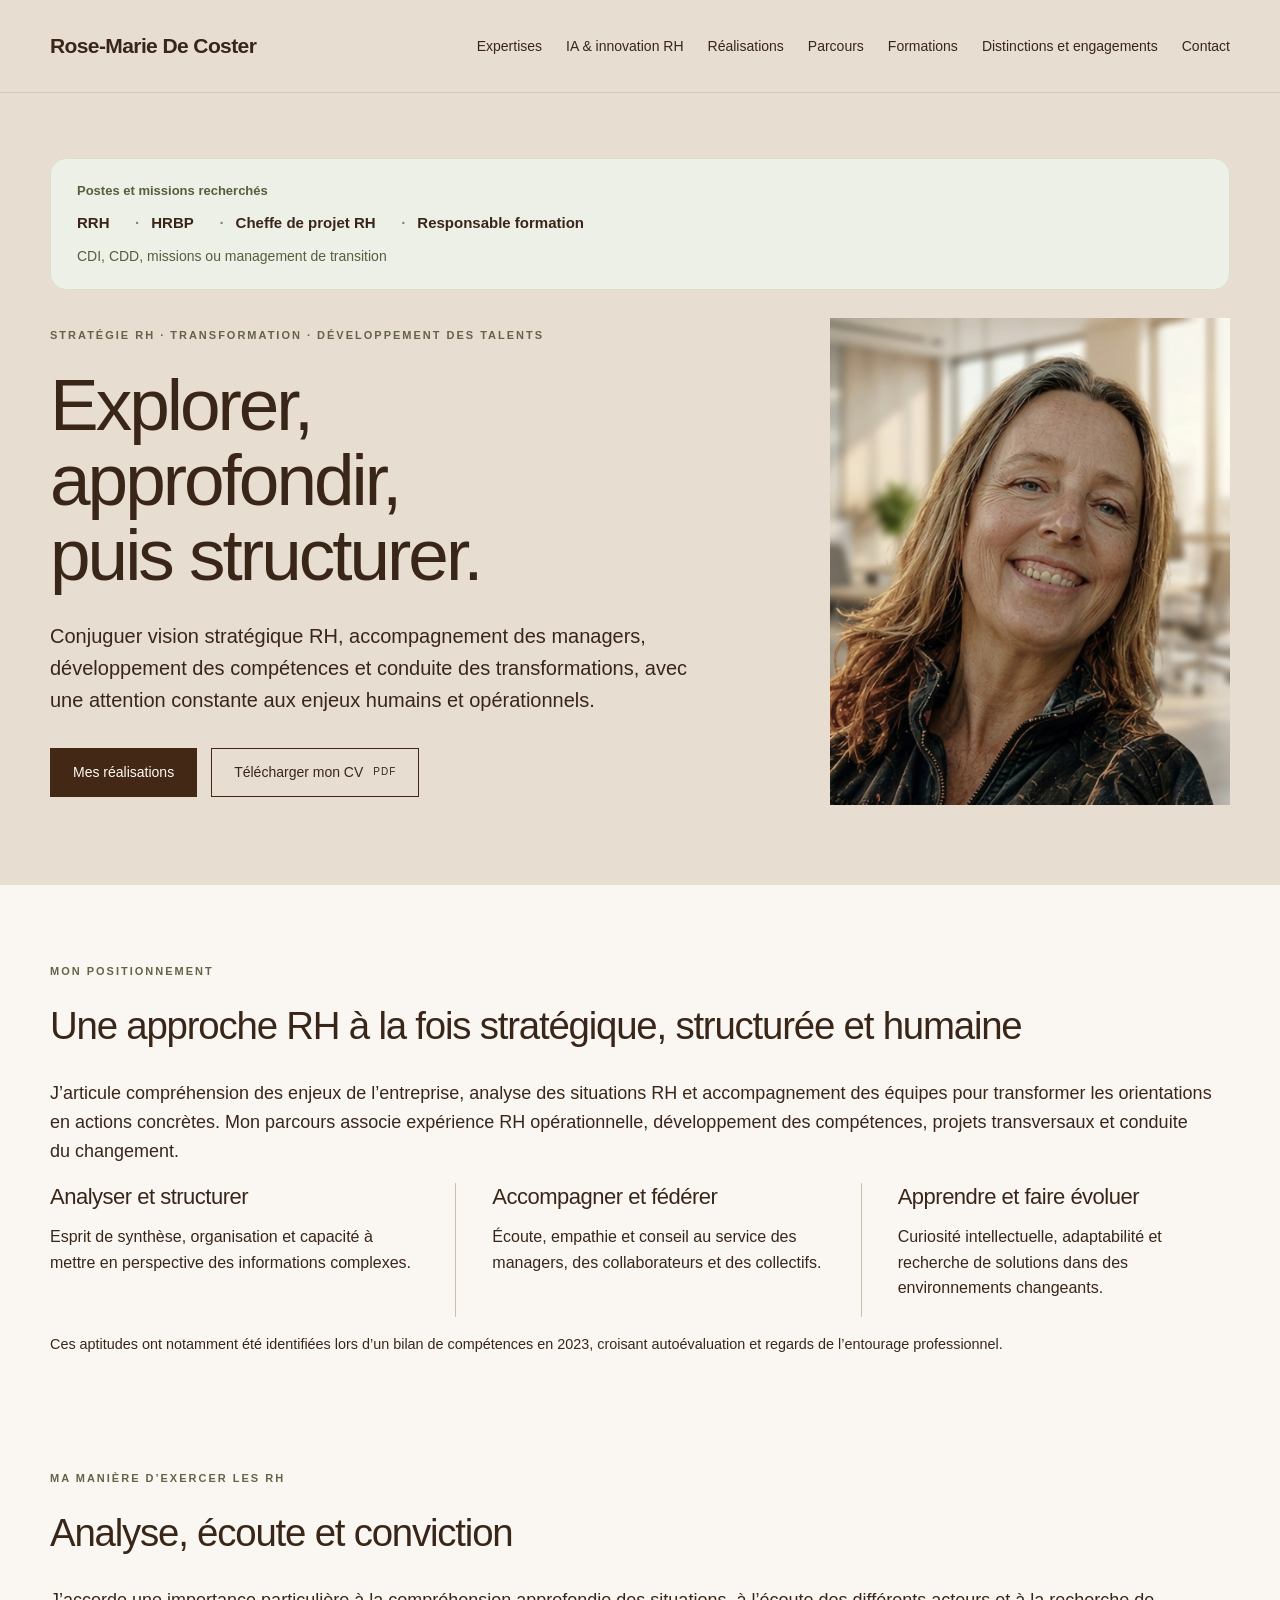
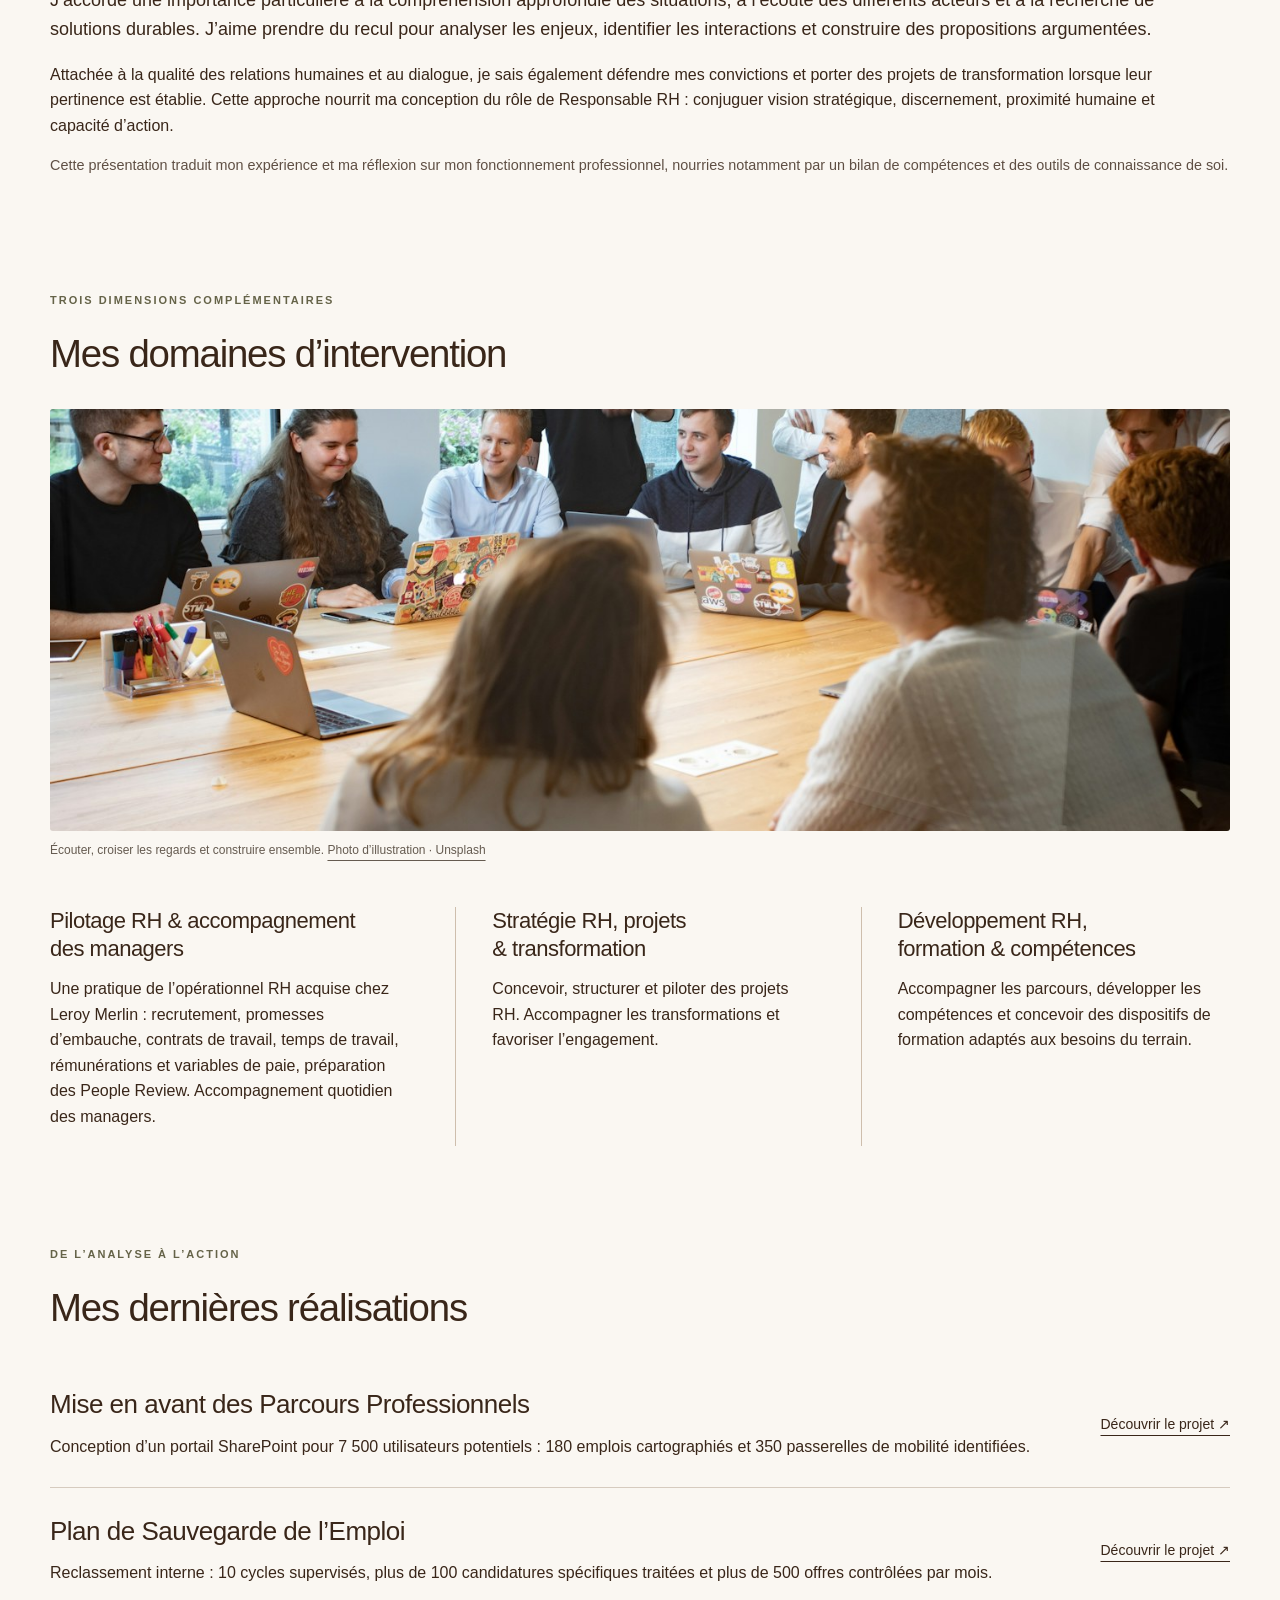
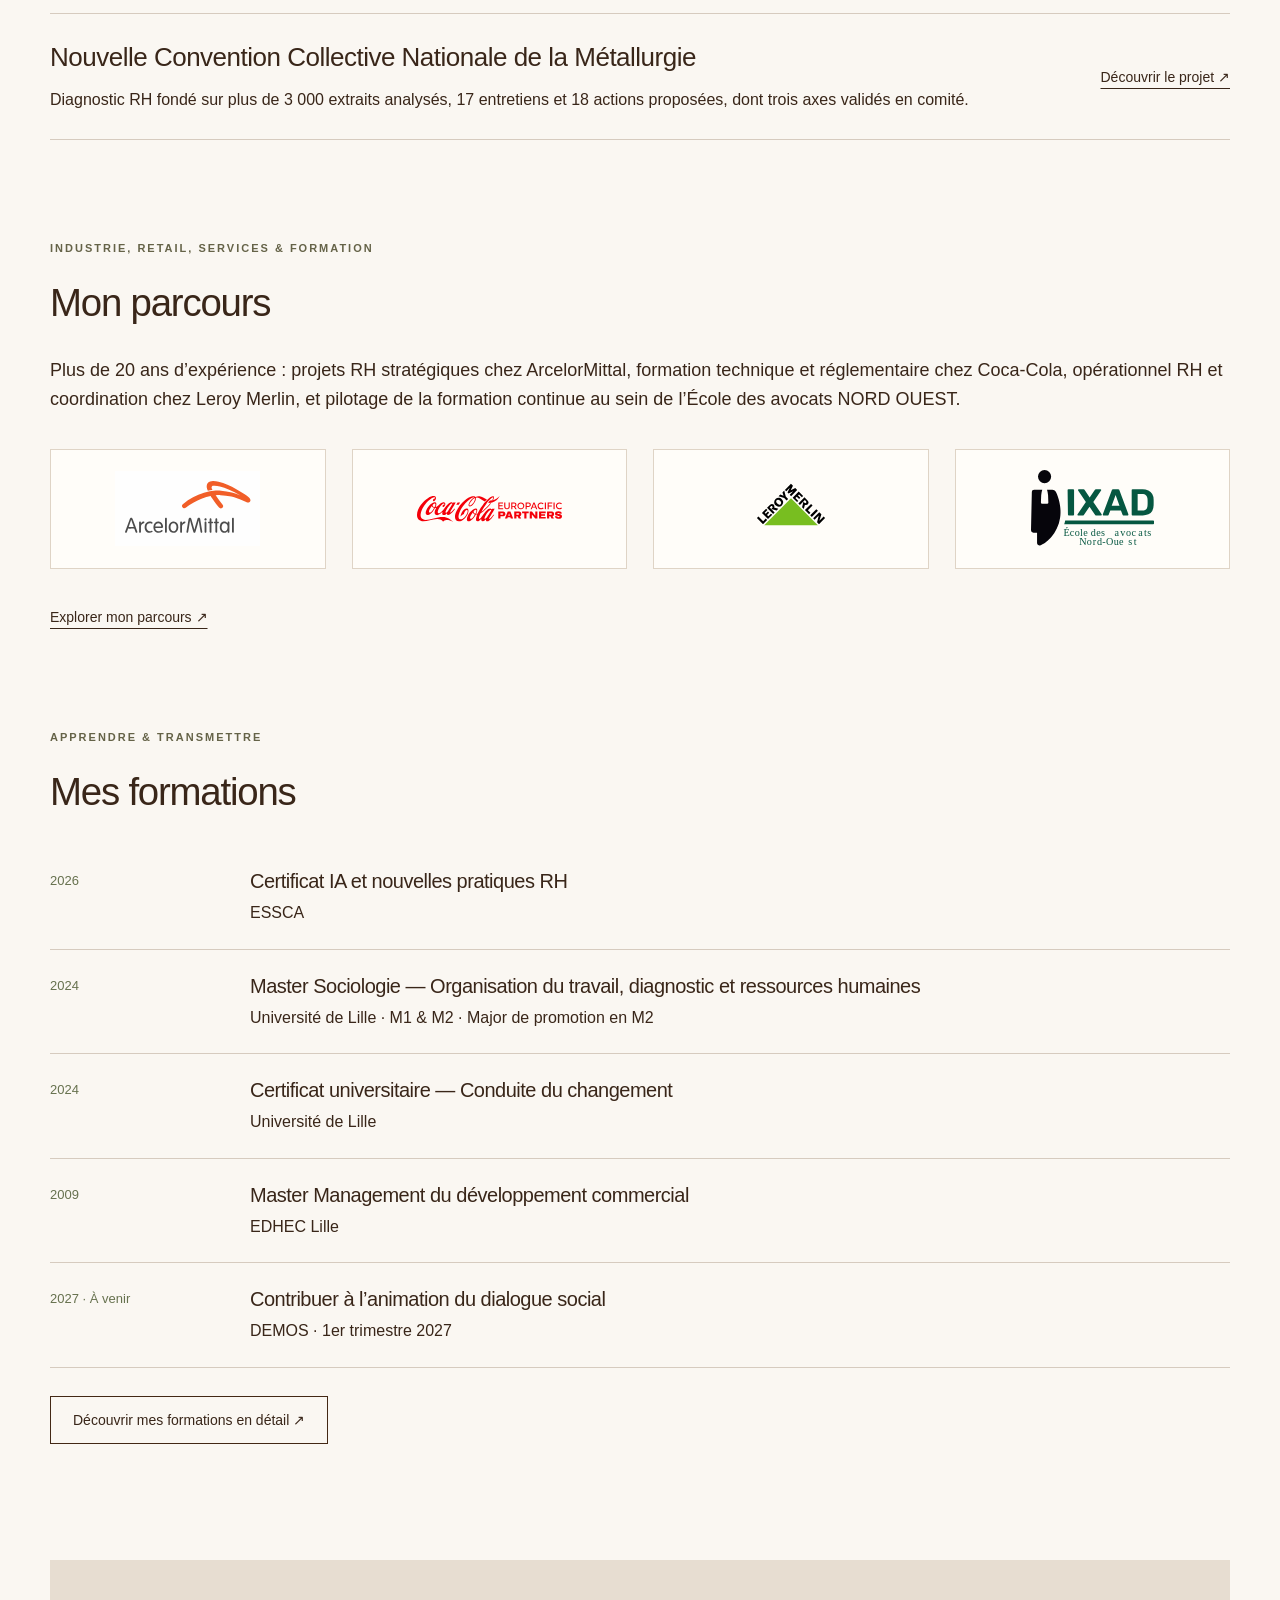
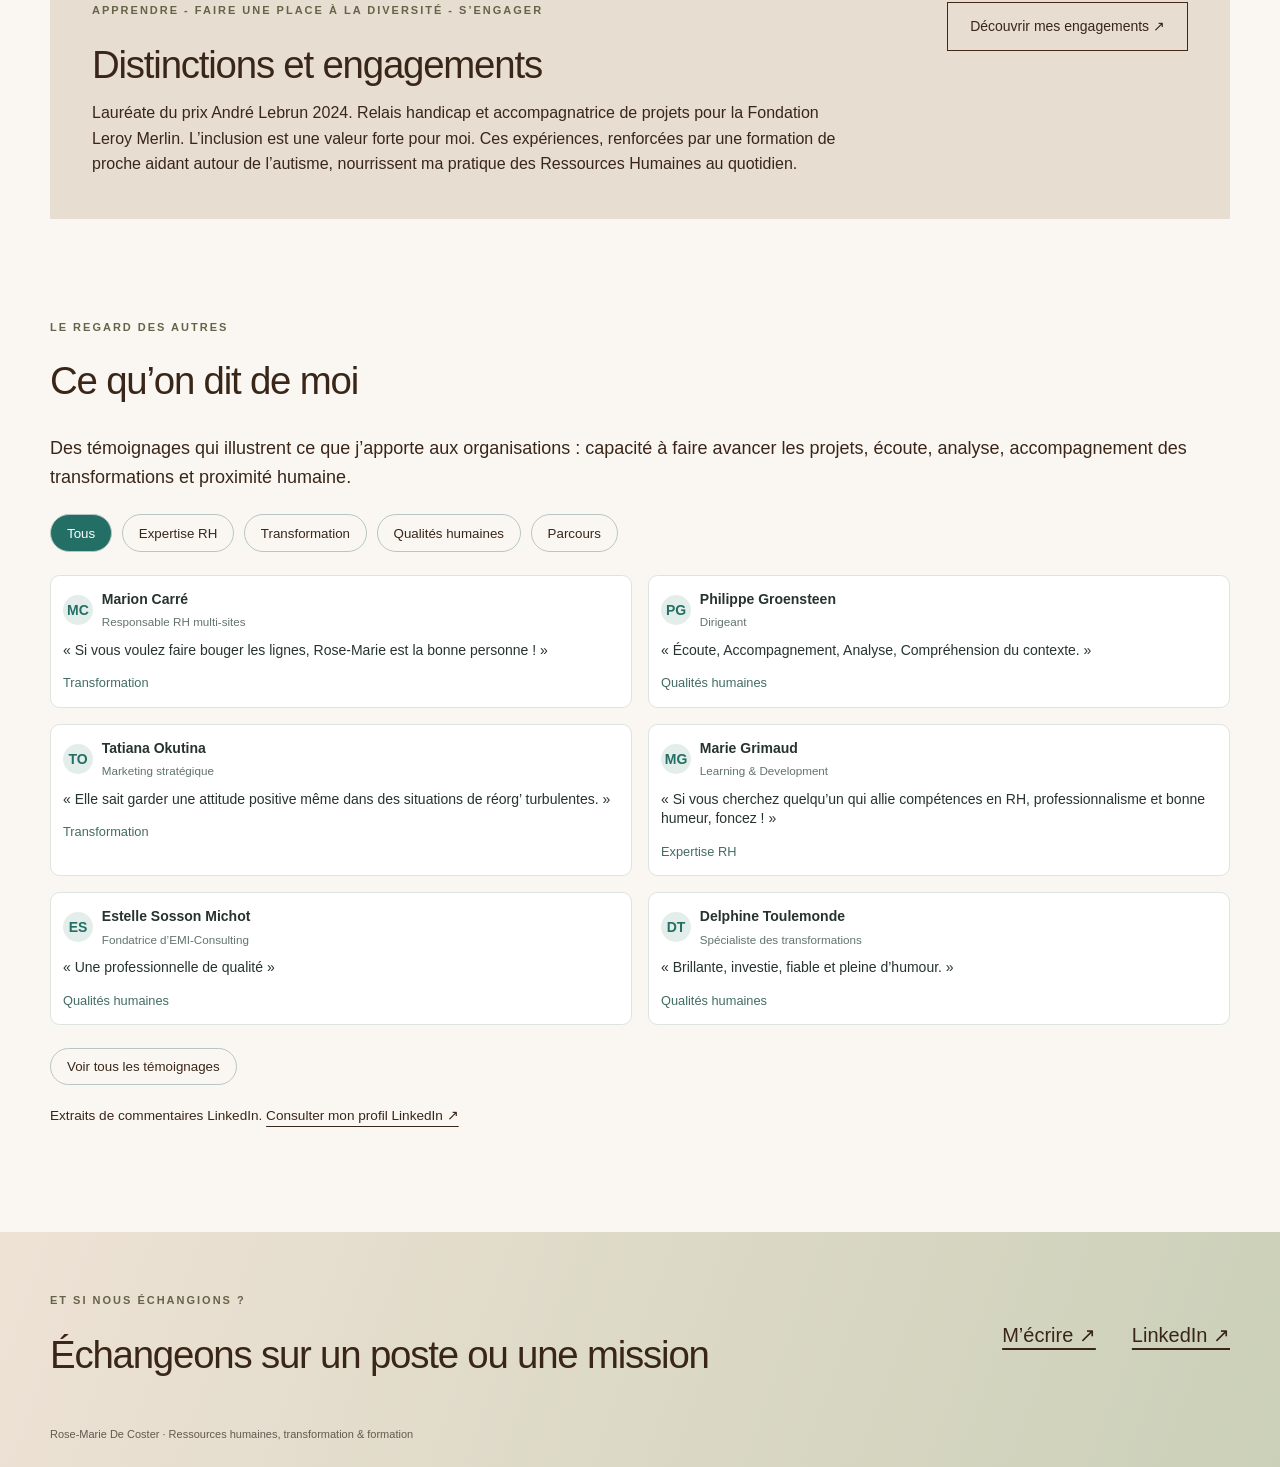
<file: index.html>
<!doctype html><html lang="fr"><head><meta charset="utf-8"><meta name="viewport" content="width=device-width,initial-scale=1"><meta name="description" content="Rose-Marie De Coster : ressources humaines, projets et transformation, formation et développement des compétences."><title>Accueil | Rose-Marie De Coster</title><link rel="stylesheet" href="assets/style.css?v=20261111-3"><script src="assets/site.js" defer></script><style>.hero .hero-grid{row-gap:28px}.target-roles{grid-column:1/-1;min-width:0;margin:0;padding:22px 26px;background:#edf0e6;border:1px solid #d9dfcd;border-radius:16px}.target-roles ul{align-items:center}.target-roles-label{margin:0 0 10px;font-size:13px;font-weight:600;color:#52603d}.target-roles ul{display:flex;flex-wrap:wrap;gap:8px;list-style:none;padding:0;margin:0}.target-roles li{max-width:100%;padding:0;border:0;background:transparent;color:#392619;font-size:15px;font-weight:600;line-height:1.5}.target-roles li+li:before{content:'·';color:#7c8967;margin-right:12px}@media(max-width:600px){.target-roles{padding:18px}.target-roles li+li:before{content:none}}.target-roles abbr{text-decoration:none}@media(min-width:650px){.target-roles ul{flex-wrap:nowrap;gap:clamp(10px,2vw,28px)}.target-roles li{white-space:nowrap;font-size:clamp(12px,1.35vw,15px)}.target-roles li+li:before{margin-right:clamp(6px,1vw,12px)}}.target-modalities{margin:12px 0 0;font-size:14px;line-height:1.5;color:#52603d}#contact .contact>div:first-child{min-width:0}#contact .contact-links{flex-shrink:0}@media(max-width:1050px){#contact .contact{flex-wrap:wrap}}</style></head><body><a class="skip" href="#contenu">Aller au contenu</a><header><div class="nav wrap"><a class="brand" href="index.html">Rose-Marie De Coster</a><button class="menu-toggle" aria-expanded="false" aria-controls="navigation">Menu</button><nav id="navigation" aria-label="Navigation principale"><a href="index.html#expertises">Expertises</a><a href="ia-innovation-rh.html">IA & innovation RH</a><a href="index.html#realisations">Réalisations</a><a href="index.html#parcours">Parcours</a><a href="index.html#formations">Formations</a><a href="index.html#distinction">Distinctions et engagements</a><a href="index.html#contact">Contact</a></nav></div></header><main id="contenu"><section class="hero"><div class="wrap hero-grid"><div class="target-roles"><p class="target-roles-label">Postes et missions recherchés</p><ul aria-label="Postes et missions possibles"><li>RRH</li><li><abbr title="Human Resources Business Partner">HRBP</abbr></li><li>Cheffe de projet RH</li><li>Responsable formation</li></ul><p class="target-modalities">CDI, CDD, missions ou management de transition</p></div><div><p class="eyebrow">STRATÉGIE RH · TRANSFORMATION · DÉVELOPPEMENT DES TALENTS</p><h1>Explorer,<br>approfondir,<br>puis structurer.</h1><p class="lead">Conjuguer vision stratégique RH, accompagnement des managers, développement des compétences et conduite des transformations, avec une attention constante aux enjeux humains et opérationnels.</p><div class="actions"><a class="button" href="#realisations">Mes réalisations</a><a class="button secondary" href="assets/CV_Rose_Marie_De_Coster.pdf?v=20261109" download>Télécharger mon CV <span class="file-type">PDF</span></a></div></div><figure class="portrait portrait-photo"><img src="assets/portrait-rose-marie.jpeg" width="928" height="1130" alt="Portrait de Rose-Marie De Coster" fetchpriority="high"></figure></div></section>
<section class="wrap section" id="profil-professionnel"><p class="eyebrow">MON POSITIONNEMENT</p><h2>Une approche RH à la fois stratégique, structurée et humaine</h2><p class="intro">J’articule compréhension des enjeux de l’entreprise, analyse des situations RH et accompagnement des équipes pour transformer les orientations en actions concrètes. Mon parcours associe expérience RH opérationnelle, développement des compétences, projets transversaux et conduite du changement.</p><div class="expertises"><article><h3>Analyser et structurer</h3><p>Esprit de synthèse, organisation et capacité à mettre en perspective des informations complexes.</p></article><article><h3>Accompagner et fédérer</h3><p>Écoute, empathie et conseil au service des managers, des collaborateurs et des collectifs.</p></article><article><h3>Apprendre et faire évoluer</h3><p>Curiosité intellectuelle, adaptabilité et recherche de solutions dans des environnements changeants.</p></article></div><p style="margin-top:1rem;font-size:.9rem">Ces aptitudes ont notamment été identifiées lors d’un bilan de compétences en 2023, croisant autoévaluation et regards de l’entourage professionnel.</p></section><section class="wrap section" id="approche-rh"><p class="eyebrow">MA MANIÈRE D’EXERCER LES RH</p><h2>Analyse, écoute et conviction</h2><p class="intro">J’accorde une importance particulière à la compréhension approfondie des situations, à l’écoute des différents acteurs et à la recherche de solutions durables. J’aime prendre du recul pour analyser les enjeux, identifier les interactions et construire des propositions argumentées.</p><p>Attachée à la qualité des relations humaines et au dialogue, je sais également défendre mes convictions et porter des projets de transformation lorsque leur pertinence est établie. Cette approche nourrit ma conception du rôle de Responsable RH : conjuguer vision stratégique, discernement, proximité humaine et capacité d’action.</p><p style="font-size:.9rem;opacity:.8">Cette présentation traduit mon expérience et ma réflexion sur mon fonctionnement professionnel, nourries notamment par un bilan de compétences et des outils de connaissance de soi.</p></section><section class="wrap section" id="expertises"><p class="eyebrow">TROIS DIMENSIONS COMPLÉMENTAIRES</p><h2>Mes domaines d’intervention</h2><figure class="editorial-photo"><img src="assets/illustration-collectif.jpg" alt="Équipe réunie autour d’une table pour échanger" width="1400" height="700" loading="lazy"><figcaption>Écouter, croiser les regards et construire ensemble. <a href="https://unsplash.com/photos/DZkYOtfxEvU" target="_blank" rel="noopener noreferrer">Photo d’illustration · Unsplash</a></figcaption></figure><div class="expertises">
<article><h3>Pilotage RH & accompagnement des managers</h3><p>Une pratique de l’opérationnel RH acquise chez Leroy Merlin : recrutement, promesses d’embauche, contrats de travail, temps de travail, rémunérations et variables de paie, préparation des People Review. Accompagnement quotidien des managers.</p></article>
<article><h3>Stratégie RH, projets & transformation</h3><p>Concevoir, structurer et piloter des projets RH. Accompagner les transformations et favoriser l’engagement.</p></article>
<article><h3>Développement RH, formation & compétences</h3><p>Accompagner les parcours, développer les compétences et concevoir des dispositifs de formation adaptés aux besoins du terrain.</p></article></div></section>
<section class="wrap section" id="realisations"><p class="eyebrow">DE L’ANALYSE À L’ACTION</p><h2>Mes dernières réalisations</h2><div class="project-list"><article class="project"><div><h3>Mise en avant des Parcours Professionnels</h3><p>Conception d’un portail SharePoint pour 7 500 utilisateurs potentiels : 180 emplois cartographiés et 350 passerelles de mobilité identifiées.</p></div><a class="text-link" href="parcours-professionnels.html" aria-label="Découvrir : Parcours professionnels">Découvrir le projet ↗</a></article><article class="project"><div><h3>Plan de Sauvegarde de l’Emploi</h3><p>Reclassement interne : 10 cycles supervisés, plus de 100 candidatures spécifiques traitées et plus de 500 offres contrôlées par mois.</p></div><a class="text-link" href="pse.html" aria-label="Découvrir : Plan de Sauvegarde de l’Emploi">Découvrir le projet ↗</a></article><article class="project"><div><h3>Nouvelle Convention Collective Nationale de la Métallurgie</h3><p>Diagnostic RH fondé sur plus de 3 000 extraits analysés, 17 entretiens et 18 actions proposées, dont trois axes validés en comité.</p></div><a class="text-link" href="nccm.html" aria-label="Découvrir : Nouvelle Convention Collective Nationale de la Métallurgie">Découvrir le projet ↗</a></article></div></section><section class="wrap section" id="parcours"><p class="eyebrow">INDUSTRIE, RETAIL, SERVICES & FORMATION</p><h2>Mon parcours</h2><p class="intro">Plus de 20 ans d’expérience : projets RH stratégiques chez ArcelorMittal, formation technique et réglementaire chez Coca-Cola, opérationnel RH et coordination chez Leroy Merlin, et pilotage de la formation continue au sein de l’École des avocats NORD OUEST.</p><div class="companies company-logos"><a class="company" href="parcours.html#arcelormittal"><img src="assets/arcelormittal.svg" alt="ArcelorMittal France" loading="lazy"></a><a class="company" href="parcours.html#ccep"><img src="assets/ccep.svg" alt="Coca-Cola" loading="lazy"></a><a class="company" href="parcours.html#leroy-merlin"><img src="assets/leroy-merlin.svg" alt="Leroy Merlin France" loading="lazy"></a><a class="company" href="parcours.html#ixad"><img src="assets/ixad.svg" alt="IXAD — École des avocats du Nord-Ouest" loading="lazy"></a></div><a class="text-link" href="parcours.html">Explorer mon parcours ↗</a></section><section class="wrap section" id="formations"><p class="eyebrow">APPRENDRE & TRANSMETTRE</p><h2>Mes formations</h2><div class="education"><article><span class="date">2026</span><div><h3>Certificat IA et nouvelles pratiques RH</h3><p>ESSCA</p></div></article><article><span class="date">2024</span><div><h3>Master Sociologie — Organisation du travail, diagnostic et ressources humaines</h3><p>Université de Lille · M1 & M2 · Major de promotion en M2</p></div></article><article><span class="date">2024</span><div><h3>Certificat universitaire — Conduite du changement</h3><p>Université de Lille</p></div></article><article><span class="date">2009</span><div><h3>Master Management du développement commercial</h3><p>EDHEC Lille</p></div></article><article><span class="date">2027 · À venir</span><div><h3>Contribuer à l’animation du dialogue social</h3><p>DEMOS · 1er trimestre 2027</p></div></article></div><p class="training-discover"><a class="button secondary" href="formations.html">Découvrir mes formations en détail ↗</a></p></section><section class="wrap section" id="distinction"><div class="award"><div><p class="eyebrow">APPRENDRE - FAIRE UNE PLACE À LA DIVERSITÉ - S’ENGAGER</p><h2>Distinctions et engagements</h2><p>Lauréate du prix André Lebrun 2024. Relais handicap et accompagnatrice de projets pour la Fondation Leroy Merlin. L’inclusion est une valeur forte pour moi. Ces expériences, renforcées par une formation de proche aidant autour de l’autisme, nourrissent ma pratique des Ressources Humaines au quotidien.</p></div><a class="button secondary" href="distinction.html">Découvrir mes engagements ↗</a></div></section><section class="wrap section" id="temoignages"><p class="eyebrow">LE REGARD DES AUTRES</p><h2>Ce qu’on dit de moi</h2><p class="intro">Des témoignages qui illustrent ce que j’apporte aux organisations : capacité à faire avancer les projets, écoute, analyse, accompagnement des transformations et proximité humaine.</p><div class="testimonial-filters" aria-label="Filtrer les témoignages"><button type="button" class="active" data-filter="Tous">Tous</button><button type="button" data-filter="Expertise RH">Expertise RH</button><button type="button" data-filter="Transformation">Transformation</button><button type="button" data-filter="Qualités humaines">Qualités humaines</button><button type="button" data-filter="Parcours">Parcours</button></div><div class="testimonial-grid"><article class="testimonial-card" data-category="Transformation" ><div class="testimonial-author"><span class="testimonial-avatar" aria-hidden="true">MC</span><div><strong>Marion Carré</strong><small>Responsable RH multi-sites</small></div></div><blockquote>« Si vous voulez faire bouger les lignes, Rose-Marie est la bonne personne ! »</blockquote><span class="testimonial-category">Transformation</span></article><article class="testimonial-card" data-category="Qualités humaines" hidden><div class="testimonial-author"><span class="testimonial-avatar" aria-hidden="true">PG</span><div><strong>Philippe Groensteen</strong><small>Dirigeant</small></div></div><blockquote>« Écoute, Accompagnement, Analyse, Compréhension du contexte. »</blockquote><span class="testimonial-category">Qualités humaines</span></article><article class="testimonial-card" data-category="Transformation" ><div class="testimonial-author"><span class="testimonial-avatar" aria-hidden="true">TO</span><div><strong>Tatiana Okutina</strong><small>Marketing stratégique</small></div></div><blockquote>« Elle sait garder une attitude positive même dans des situations de réorg’ turbulentes. »</blockquote><span class="testimonial-category">Transformation</span></article><article class="testimonial-card" data-category="Expertise RH" ><div class="testimonial-author"><span class="testimonial-avatar" aria-hidden="true">MG</span><div><strong>Marie Grimaud</strong><small>Learning &amp; Development</small></div></div><blockquote>« Si vous cherchez quelqu’un qui allie compétences en RH, professionnalisme et bonne humeur, foncez ! »</blockquote><span class="testimonial-category">Expertise RH</span></article><article class="testimonial-card" data-category="Qualités humaines" ><div class="testimonial-author"><span class="testimonial-avatar" aria-hidden="true">ES</span><div><strong>Estelle Sosson Michot</strong><small>Fondatrice d’EMI-Consulting</small></div></div><blockquote>« Une professionnelle de qualité »</blockquote><span class="testimonial-category">Qualités humaines</span></article><article class="testimonial-card" data-category="Qualités humaines" ><div class="testimonial-author"><span class="testimonial-avatar" aria-hidden="true">DT</span><div><strong>Delphine Toulemonde</strong><small>Spécialiste des transformations</small></div></div><blockquote>« Brillante, investie, fiable et pleine d’humour. »</blockquote><span class="testimonial-category">Qualités humaines</span></article><article class="testimonial-card" data-category="Expertise RH" ><div class="testimonial-author"><span class="testimonial-avatar" aria-hidden="true">GM</span><div><strong>Guillaume Michalak</strong><small>Responsable recrutement</small></div></div><blockquote>« Ayant côtoyé Rose Marie dans le cadre de mes missions, je ne peux que vous recommander ses compétences ! »</blockquote><span class="testimonial-category">Expertise RH</span></article><article class="testimonial-card" data-category="Qualités humaines" hidden><div class="testimonial-author"><span class="testimonial-avatar" aria-hidden="true">BA</span><div><strong>Brigitte Adam</strong><small>DRH de transition</small></div></div><blockquote>« Une belle rencontre professionnelle, je recommande. »</blockquote><span class="testimonial-category">Qualités humaines</span></article><article class="testimonial-card" data-category="Parcours" hidden><div class="testimonial-author"><span class="testimonial-avatar" aria-hidden="true">LF</span><div><strong>Laurent Frappart</strong><small>Chef de projet</small></div></div><blockquote>« Tu as toujours mis beaucoup d’énergie et de cœur dans ce que tu entreprends. »</blockquote><span class="testimonial-category">Parcours</span></article><article class="testimonial-card" data-category="Expertise RH" hidden><div class="testimonial-author"><span class="testimonial-avatar" aria-hidden="true">AL</span><div><strong>Alexandre Laubie</strong><small>Managing Director</small></div></div><blockquote>« Un profil que je recommande à 200%. »</blockquote><span class="testimonial-category">Expertise RH</span></article></div><button type="button" class="testimonial-more">Voir tous les témoignages</button><p class="testimonial-note">Extraits de commentaires LinkedIn. <a href="https://www.linkedin.com/in/rose-marie-de-coster-1b9457264/" target="_blank" rel="noopener noreferrer">Consulter mon profil LinkedIn ↗</a></p></section><style>.testimonial-filters{display:flex;flex-wrap:wrap;gap:.6rem;margin:1.4rem 0}.testimonial-filters button,.testimonial-more{border:1px solid #b6c7c3;border-radius:2rem;background:transparent;color:inherit;padding:.65rem 1rem;cursor:pointer}.testimonial-filters button.active{background:#246f65;color:white}.testimonial-grid{display:grid;grid-template-columns:repeat(2,minmax(0,1fr));gap:1rem}.testimonial-card{border:1px solid #dce4e1;border-radius:.6rem;padding:.75rem;background:#fff;color:#26332f}.testimonial-card[hidden]{display:none}.testimonial-author{display:flex;align-items:center;gap:.55rem;font-size:.875rem}.testimonial-author small{display:block;color:#62736e;margin-top:.2rem}.testimonial-avatar{display:grid;place-items:center;flex:none;width:30px;height:30px;border-radius:50%;background:#e3eeea;color:#246f65;font-weight:700}.testimonial-card blockquote{margin:.55rem 0;line-height:1.4;font-size:.875rem}.testimonial-category{font-size:.8rem;color:#426c63}.testimonial-more{margin-top:1.4rem}.testimonial-note{font-size:.85rem;margin-top:1.2rem}@media(max-width:650px){.testimonial-grid{grid-template-columns:1fr}}</style><script>document.addEventListener('DOMContentLoaded',()=>{const section=document.querySelector('#temoignages');if(!section)return;let filter='Tous',expanded=false;const cards=[...section.querySelectorAll('.testimonial-card')],more=section.querySelector('.testimonial-more');function render(){let n=0;cards.forEach(c=>{const match=filter==='Tous'||c.dataset.category===filter;if(match)n++;c.hidden=!match||(!expanded&&n>6)});more.hidden=n<=6;more.textContent=expanded?'Réduire les témoignages':'Voir tous les témoignages'}section.querySelectorAll('[data-filter]').forEach(b=>b.addEventListener('click',()=>{filter=b.dataset.filter;expanded=false;section.querySelectorAll('[data-filter]').forEach(x=>x.classList.toggle('active',x===b));render()}));more.addEventListener('click',()=>{expanded=!expanded;render()});render()})</script></main><footer id="contact"><div class="wrap contact"><div><span class="eyebrow">ET SI NOUS ÉCHANGIONS ?</span><h2>Échangeons sur un poste ou une mission</h2></div><div class="contact-links"><a href="mailto:decoster59790@gmail.com">M’écrire ↗</a><a href="https://www.linkedin.com/in/rose-marie-de-coster-1b9457264/" target="_blank" rel="noopener noreferrer">LinkedIn ↗</a></div></div><div class="wrap footnote">Rose-Marie De Coster · Ressources humaines, transformation & formation</div></footer></body></html>
</file>
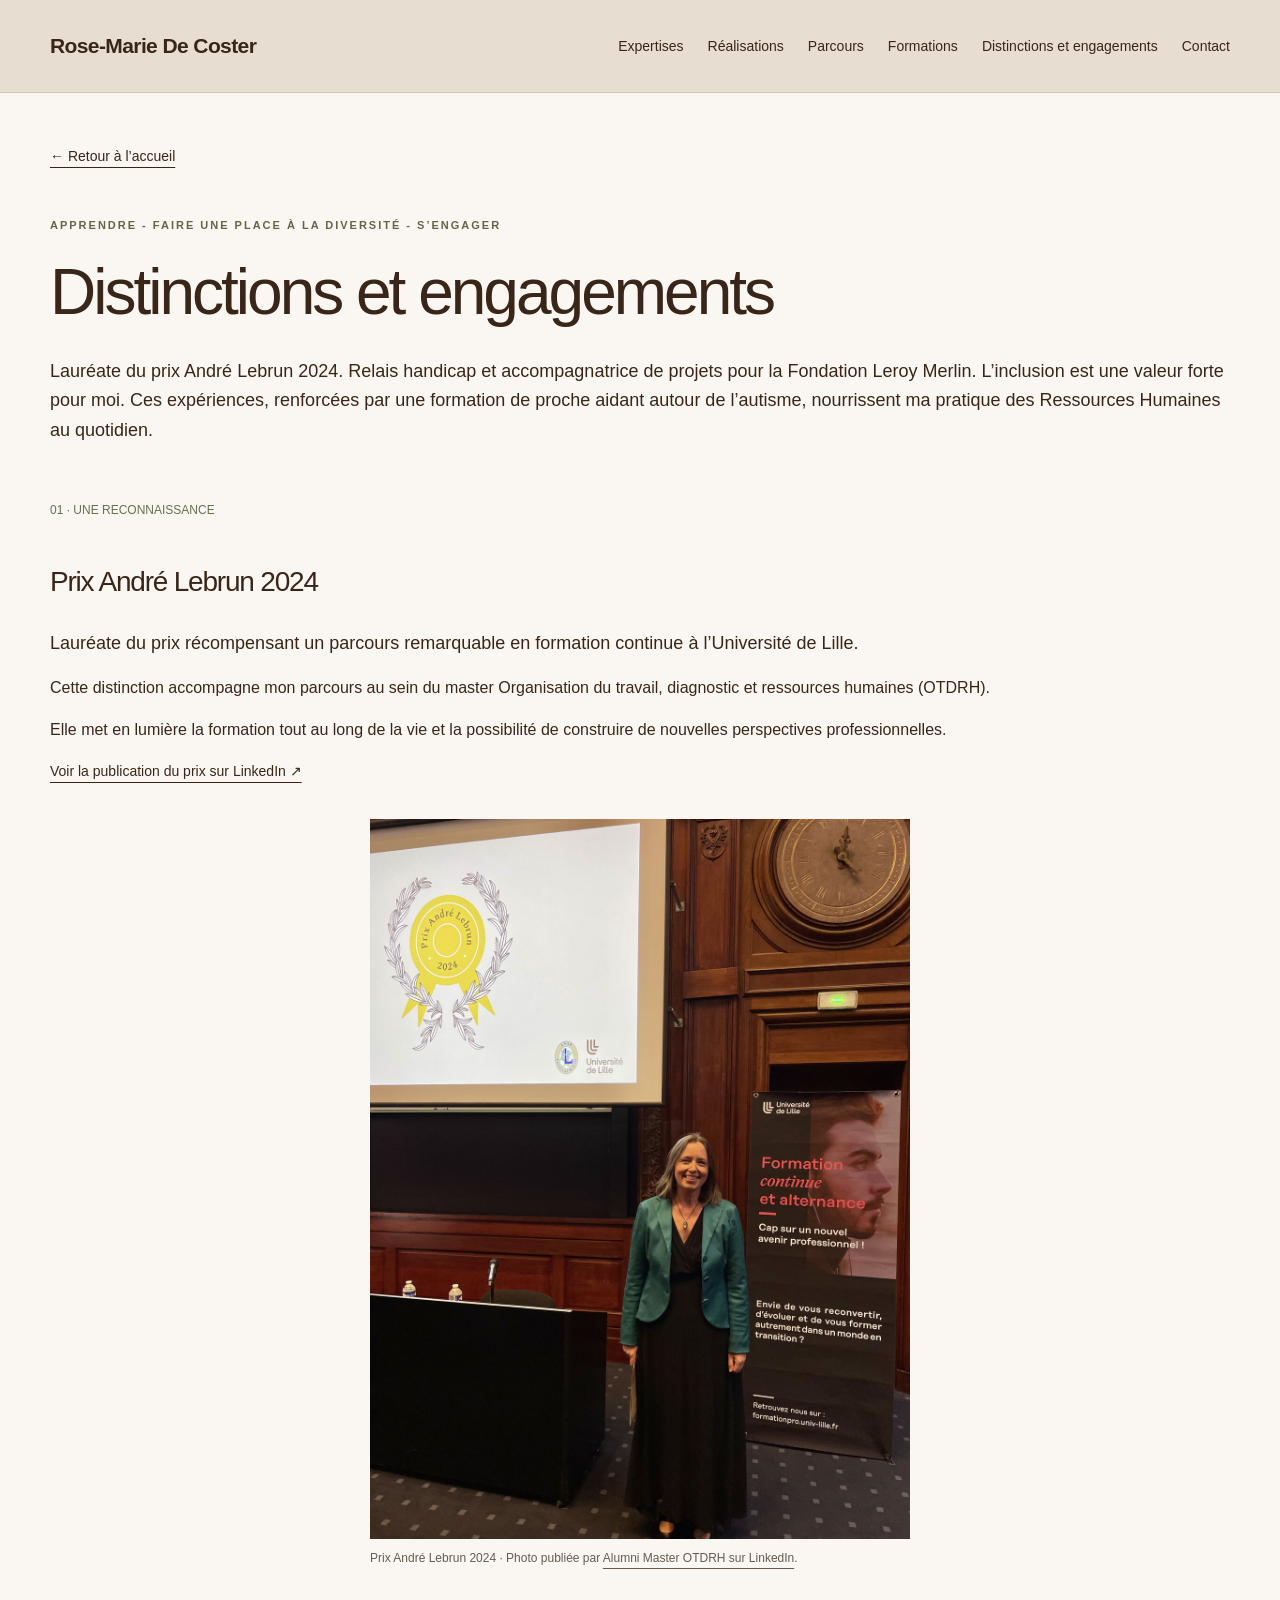
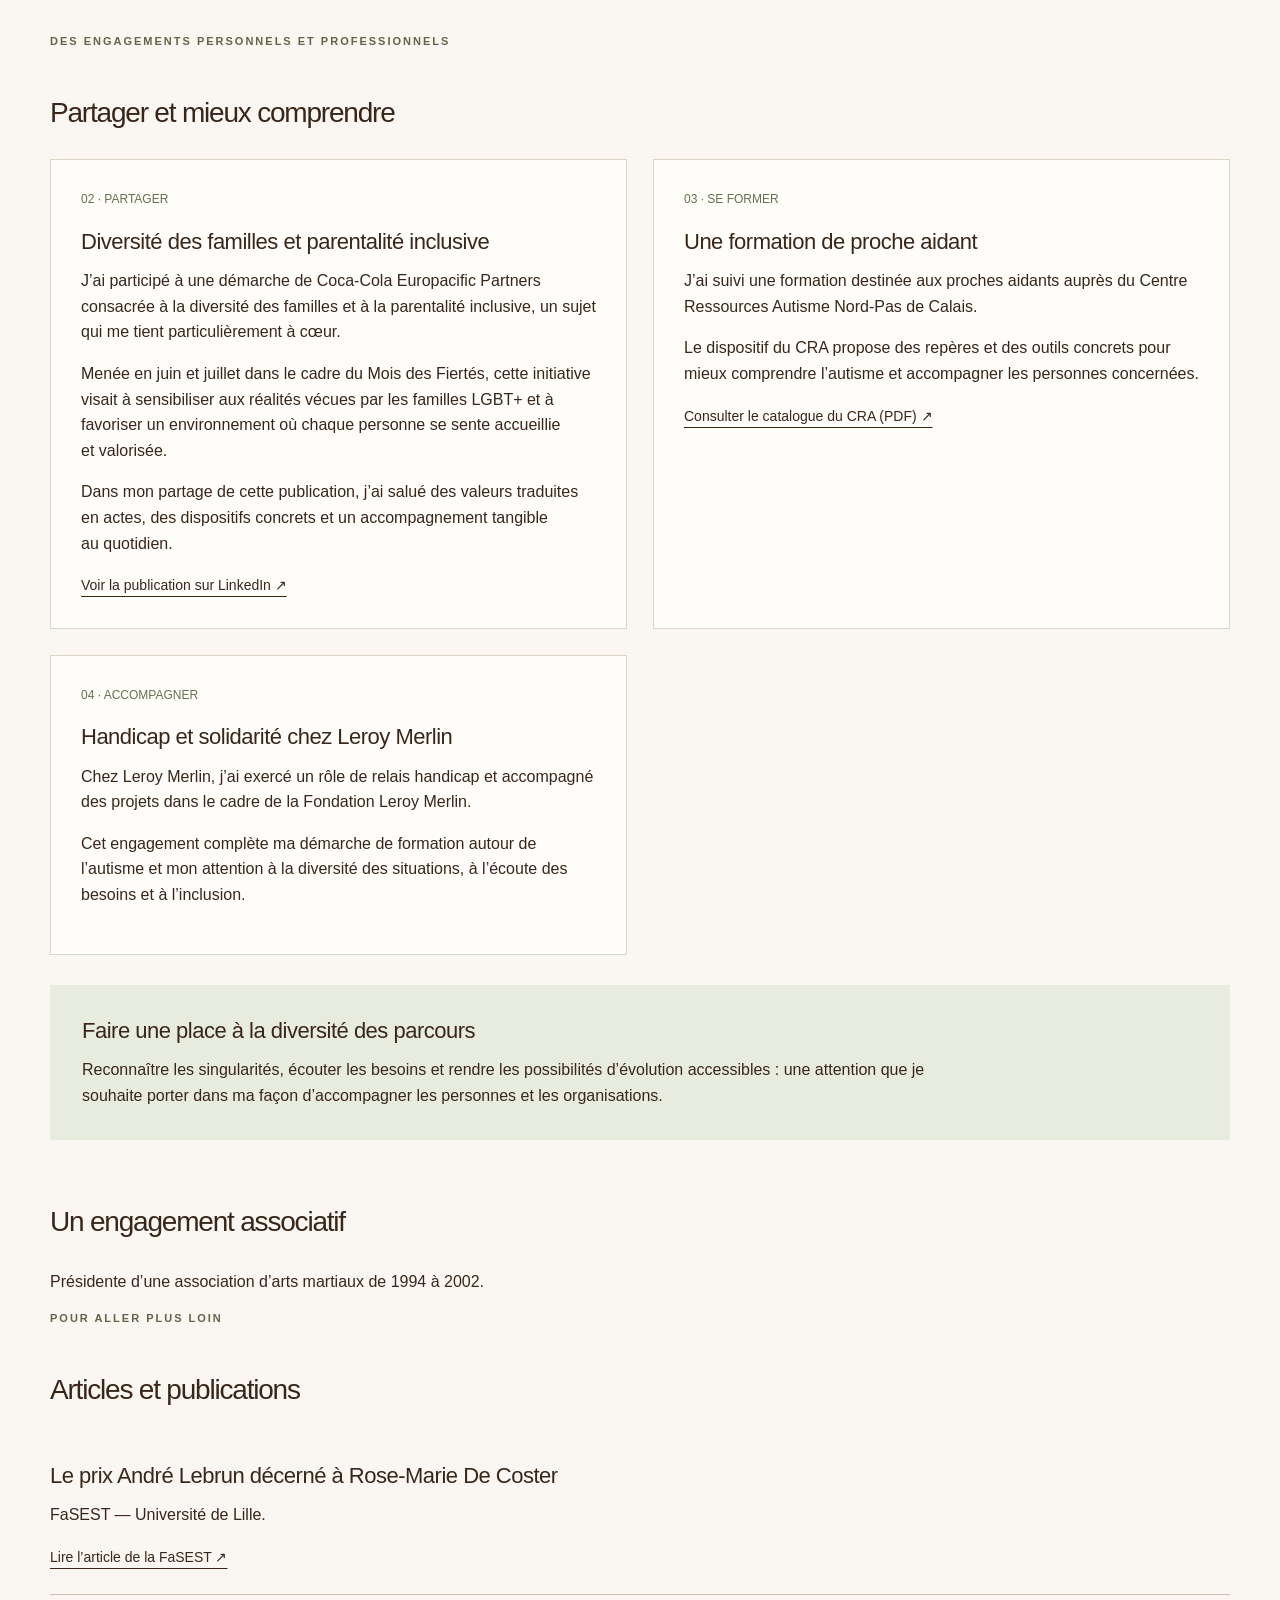
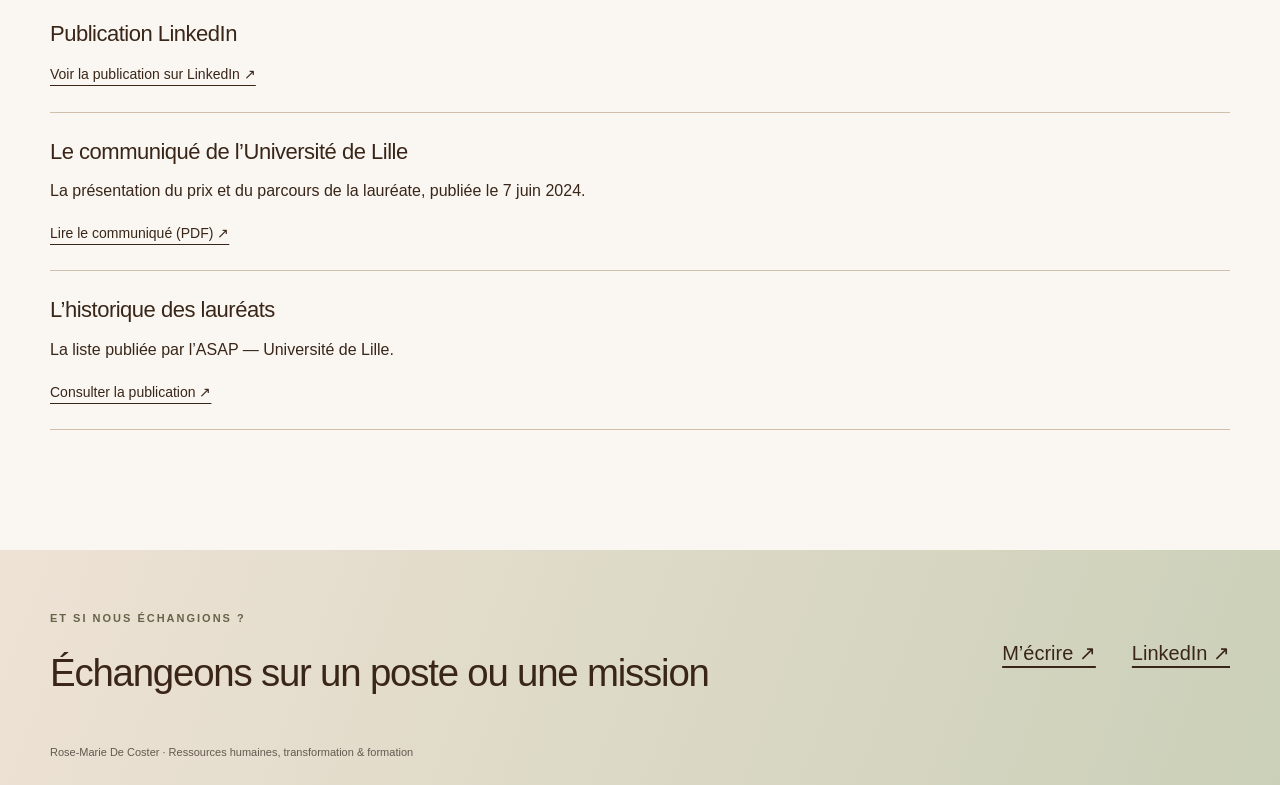
<file: distinction.html>
<!doctype html><html lang="fr"><head><meta charset="utf-8"><meta name="viewport" content="width=device-width,initial-scale=1"><meta name="description" content="Rose-Marie De Coster : ressources humaines, projets et transformation, formation et développement des compétences."><title>Distinctions et engagements | Rose-Marie De Coster</title><link rel="stylesheet" href="assets/style.css?v=20261111-fluidite"><script src="assets/site.js" defer></script></head><body><a class="skip" href="#contenu">Aller au contenu</a><header><div class="nav wrap"><a class="brand" href="index.html">Rose-Marie De Coster</a><button class="menu-toggle" aria-expanded="false" aria-controls="navigation">Menu</button><nav id="navigation" aria-label="Navigation principale"><a href="index.html#expertises">Expertises</a><a href="index.html#realisations">Réalisations</a><a href="index.html#parcours">Parcours</a><a href="index.html#formations">Formations</a><a href="index.html#distinction">Distinctions et engagements</a><a href="index.html#contact">Contact</a></nav></div></header><main id="contenu"><div class="wrap detail distinction-detail"><a class="back" href="index.html#distinction">← Retour à l’accueil</a><p class="eyebrow">APPRENDRE - FAIRE UNE PLACE À LA DIVERSITÉ - S’ENGAGER</p><h1>Distinctions et engagements</h1><p class="lead">Lauréate du prix André Lebrun 2024. Relais handicap et accompagnatrice de projets pour la Fondation Leroy Merlin. L’inclusion est une valeur forte pour moi. Ces expériences, renforcées par une formation de proche aidant autour de l’autisme, nourrissent ma pratique des Ressources Humaines au quotidien.</p>
<section class="distinction-award" aria-labelledby="prix"><div><span class="number">01 · UNE RECONNAISSANCE</span><h2 id="prix">Prix André Lebrun 2024</h2><p class="intro">Lauréate du prix récompensant un parcours remarquable en formation continue à l’Université de Lille.</p><p>Cette distinction accompagne mon parcours au sein du master Organisation du travail, diagnostic et ressources humaines (OTDRH).</p><p>Elle met en lumière la formation tout au long de la vie et la possibilité de construire de nouvelles perspectives professionnelles.</p><a class="text-link" href="https://lnkd.in/p/ePg6E7Ym" target="_blank" rel="noopener noreferrer">Voir la publication du prix sur LinkedIn ↗</a></div><figure class="award-photo"><img src="assets/prix-andre-lebrun-linkedin.jpg" width="1152" height="1536" alt="Rose-Marie De Coster devant l’écran du Prix André Lebrun 2024 à l’Université de Lille"><figcaption>Prix André Lebrun 2024 · Photo publiée par <a href="https://lnkd.in/p/ePg6E7Ym" target="_blank" rel="noopener noreferrer">Alumni Master OTDRH sur LinkedIn</a>.</figcaption></figure></section>
<section class="engagement-section" aria-labelledby="engagement"><p class="eyebrow">DES ENGAGEMENTS PERSONNELS ET PROFESSIONNELS</p><h2 id="engagement">Partager et mieux comprendre</h2><div class="engagement-grid"><article class="engagement-card"><span class="number">02 · PARTAGER</span><h3>Diversité des familles et parentalité inclusive</h3><p>J’ai participé à une démarche de Coca-Cola Europacific Partners consacrée à la diversité des familles et à la parentalité inclusive, un sujet qui me tient particulièrement à cœur.</p><p>Menée en juin et juillet dans le cadre du Mois des Fiertés, cette initiative visait à sensibiliser aux réalités vécues par les familles LGBT+ et à favoriser un environnement où chaque personne se sente accueillie et valorisée.</p><p>Dans mon partage de cette publication, j’ai salué des valeurs traduites en actes, des dispositifs concrets et un accompagnement tangible au quotidien.</p><a class="text-link" href="https://lnkd.in/p/eDJaCCCQ" target="_blank" rel="noopener noreferrer">Voir la publication sur LinkedIn ↗</a></article><article class="engagement-card"><span class="number">03 · SE FORMER</span><h3>Une formation de proche aidant</h3><p>J’ai suivi une formation destinée aux proches aidants auprès du Centre Ressources Autisme Nord-Pas de Calais.</p><p>Le dispositif du CRA propose des repères et des outils concrets pour mieux comprendre l’autisme et accompagner les personnes concernées.</p><a class="text-link" href="https://cra-npdc.fr/app/uploads/2026/06/catalogue_FPA_2026-VDEF-MAJ09062026-2.pdf" target="_blank" rel="noopener noreferrer">Consulter le catalogue du CRA (PDF) ↗</a></article><article class="engagement-card"><span class="number">04 · ACCOMPAGNER</span><h3>Handicap et solidarité chez Leroy Merlin</h3><p>Chez Leroy Merlin, j’ai exercé un rôle de relais handicap et accompagné des projets dans le cadre de la Fondation Leroy Merlin.</p><p>Cet engagement complète ma démarche de formation autour de l’autisme et mon attention à la diversité des situations, à l’écoute des besoins et à l’inclusion.</p></article></div>
<aside class="engagement-conviction"><h3>Faire une place à la diversité des parcours</h3><p>Reconnaître les singularités, écouter les besoins et rendre les possibilités d’évolution accessibles : une attention que je souhaite porter dans ma façon d’accompagner les personnes et les organisations.</p></aside></section>
<section class="award-sources" aria-labelledby="publications"><section class="association-engagement"><h2>Un engagement associatif</h2><p>Présidente d’une association d’arts martiaux de 1994 à 2002.</p></section><p class="eyebrow">POUR ALLER PLUS LOIN</p><h2 id="publications">Articles et publications</h2><article class="press"><h3>Le prix André Lebrun décerné à Rose-Marie De Coster</h3><p>FaSEST — Université de Lille.</p><a class="text-link" href="https://fasest.univ-lille.fr/actu/le-prix-andre-lebrun-decerne-a-rose-marie-de-coster-etudiante-du-master-otdrh" target="_blank" rel="noopener noreferrer">Lire l’article de la FaSEST ↗</a></article><article class="press"><h3>Publication LinkedIn</h3><a class="text-link" href="https://lnkd.in/p/eHaKEx9f" target="_blank" rel="noopener noreferrer">Voir la publication sur LinkedIn ↗</a></article><article class="press"><h3>Le communiqué de l’Université de Lille</h3><p>La présentation du prix et du parcours de la lauréate, publiée le 7 juin 2024.</p><a class="text-link" href="https://newsroom.univ-lille.fr/fileadmin/user_upload/presse/2024/communiques/CP_prix_Lebrun.pdf" target="_blank" rel="noopener noreferrer">Lire le communiqué (PDF) ↗</a></article><article class="press"><h3>L’historique des lauréats</h3><p>La liste publiée par l’ASAP — Université de Lille.</p><a class="text-link" href="https://asap.univ-lille.fr/activites/prix-andre-lebrun/historique-du-prix-lebrun" target="_blank" rel="noopener noreferrer">Consulter la publication ↗</a></article></section></div></main><footer id="contact"><div class="wrap contact"><div><span class="eyebrow">ET SI NOUS ÉCHANGIONS ?</span><h2>Échangeons sur un poste ou une mission</h2></div><div class="contact-links"><a href="mailto:decoster59790@gmail.com">M’écrire ↗</a><a href="https://www.linkedin.com/in/rose-marie-de-coster-1b9457264/" target="_blank" rel="noopener noreferrer">LinkedIn ↗</a></div></div><div class="wrap footnote">Rose-Marie De Coster · Ressources humaines, transformation & formation</div></footer></body></html>
</file>
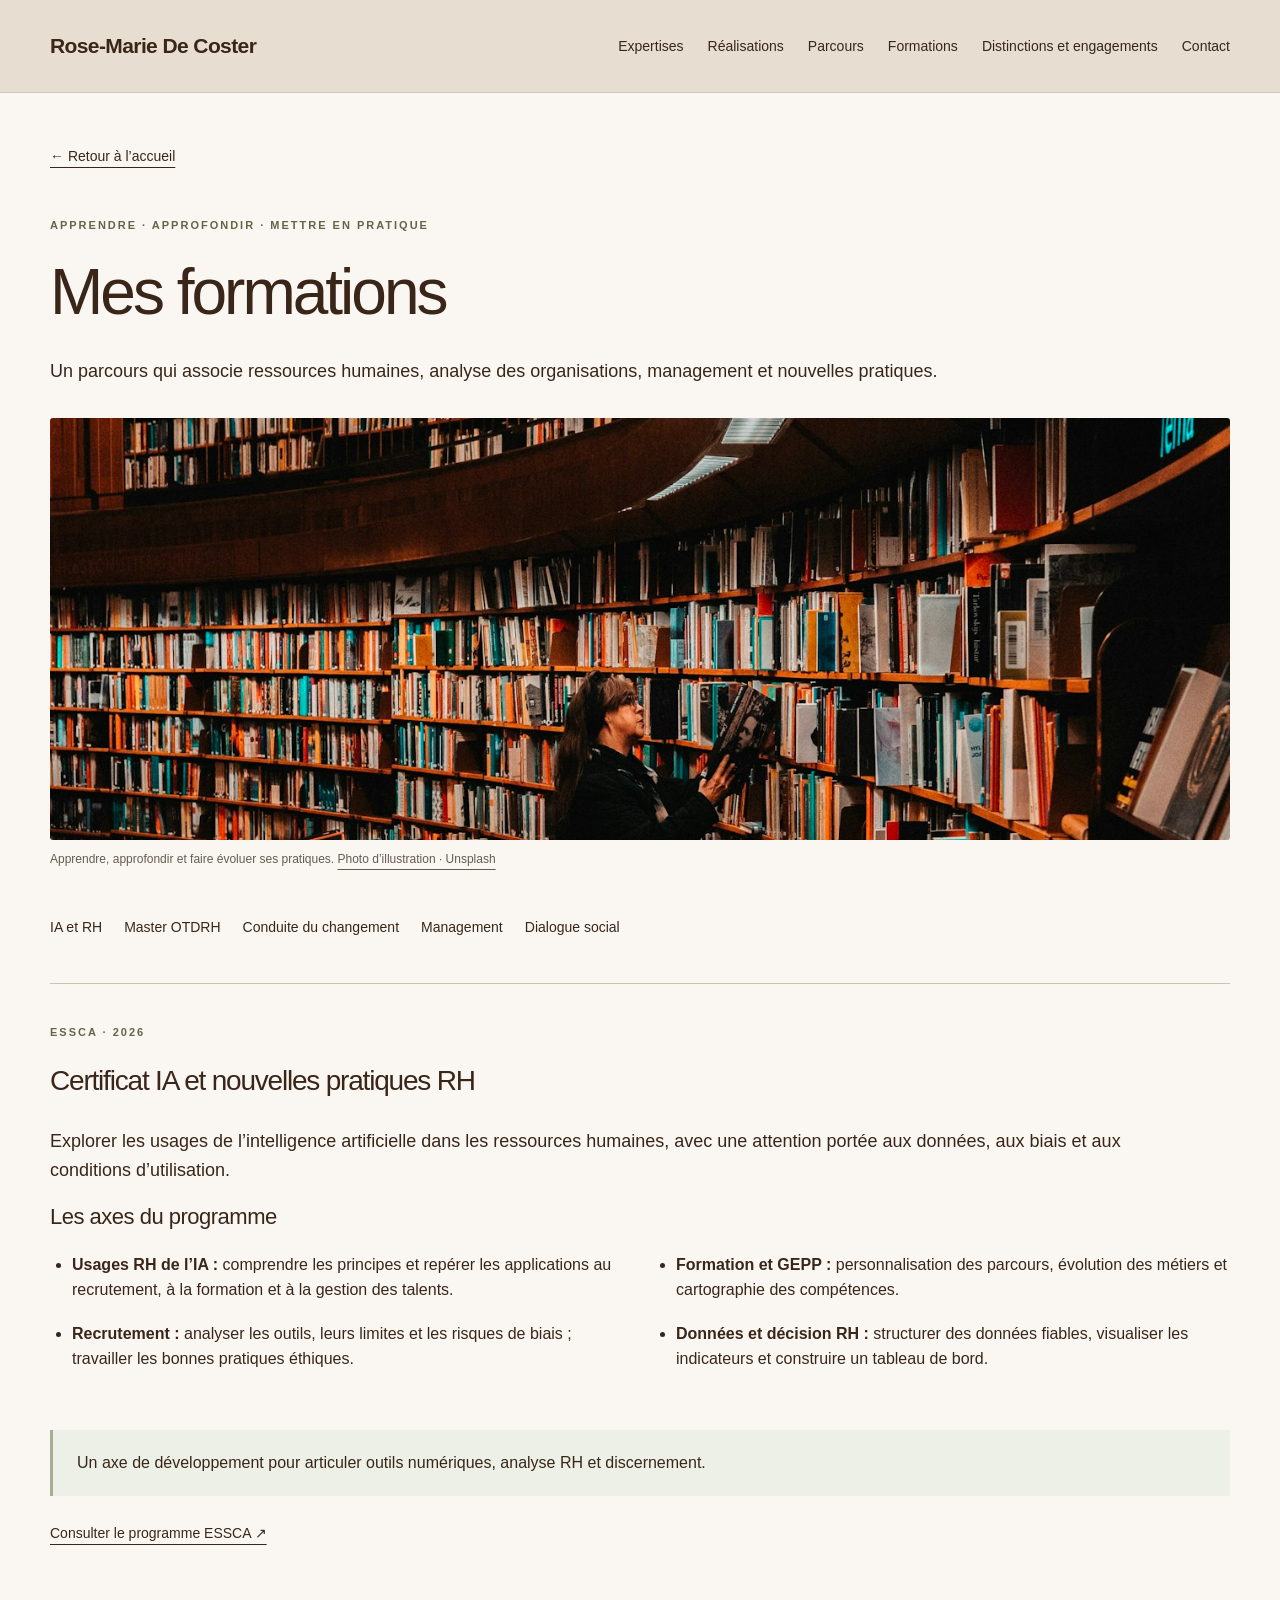
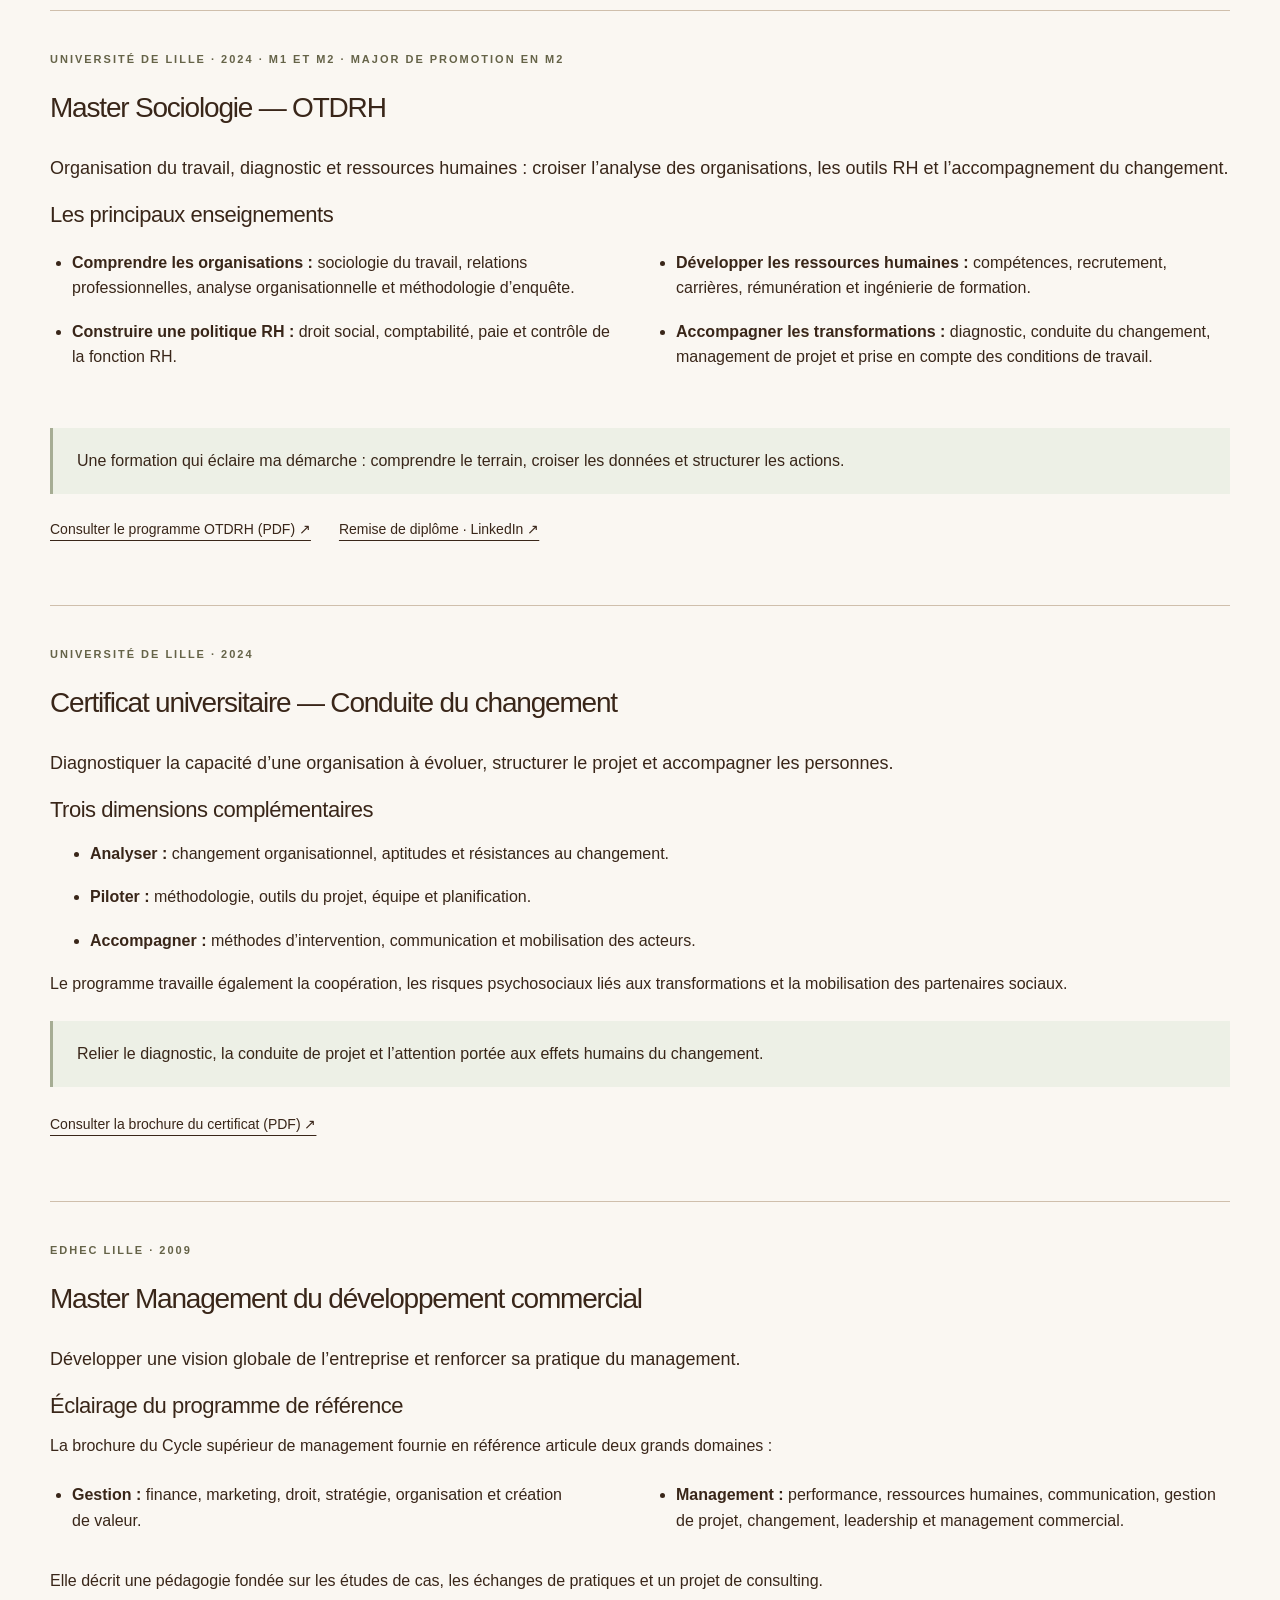
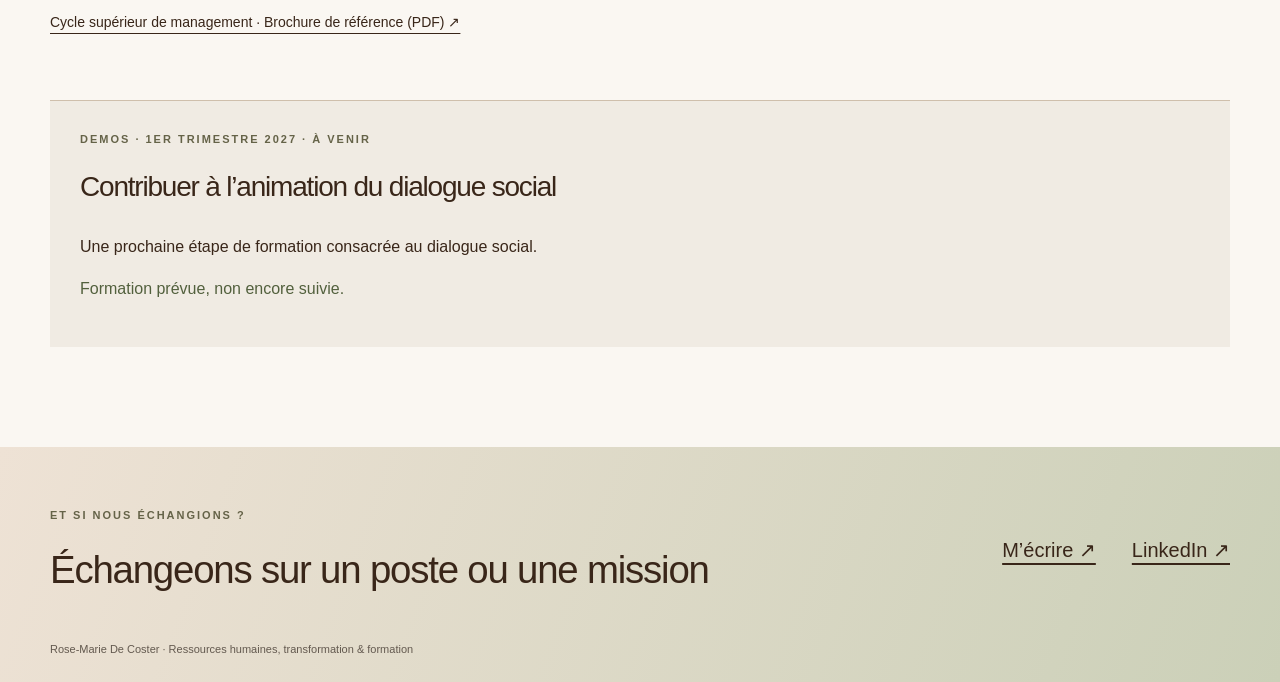
<file: formations.html>
<!doctype html><html lang="fr"><head><meta charset="utf-8"><meta name="viewport" content="width=device-width,initial-scale=1"><meta name="description" content="Rose-Marie De Coster : ressources humaines, projets et transformation, formation et développement des compétences."><title>Mes formations | Rose-Marie De Coster</title><link rel="stylesheet" href="assets/style.css?v=20261111-fluidite"><script src="assets/site.js" defer></script></head><body><a class="skip" href="#contenu">Aller au contenu</a><header><div class="nav wrap"><a class="brand" href="index.html">Rose-Marie De Coster</a><button class="menu-toggle" aria-expanded="false" aria-controls="navigation">Menu</button><nav id="navigation" aria-label="Navigation principale"><a href="index.html#expertises">Expertises</a><a href="index.html#realisations">Réalisations</a><a href="index.html#parcours">Parcours</a><a href="index.html#formations">Formations</a><a href="index.html#distinction">Distinctions et engagements</a><a href="index.html#contact">Contact</a></nav></div></header><main id="contenu"><div class="wrap detail training-detail"><a class="back" href="index.html#formations">← Retour à l’accueil</a><p class="eyebrow">APPRENDRE · APPROFONDIR · METTRE EN PRATIQUE</p><h1>Mes formations</h1><p class="lead">Un parcours qui associe ressources humaines, analyse des organisations, management et nouvelles pratiques.</p><figure class="editorial-photo"><img src="assets/illustration-formation.jpg" alt="Lecteur au milieu des rayonnages d’une bibliothèque" width="1400" height="700" loading="lazy"><figcaption>Apprendre, approfondir et faire évoluer ses pratiques. <a href="https://unsplash.com/photos/3l5dGdqYw_c" target="_blank" rel="noopener noreferrer">Photo d’illustration · Unsplash</a></figcaption></figure><nav class="training-links" aria-label="Parcourir les formations"><a href="#essca">IA et RH</a><a href="#otdrh">Master OTDRH</a><a href="#changement">Conduite du changement</a><a href="#edhec">Management</a><a href="#dialogue">Dialogue social</a></nav>
<section class="training-block" id="essca"><p class="eyebrow">ESSCA · 2026</p><h2>Certificat IA et nouvelles pratiques RH</h2><p class="intro">Explorer les usages de l’intelligence artificielle dans les ressources humaines, avec une attention portée aux données, aux biais et aux conditions d’utilisation.</p><h3>Les axes du programme</h3><div class="training-columns"><ul><li><strong>Usages RH de l’IA :</strong> comprendre les principes et repérer les applications au recrutement, à la formation et à la gestion des talents.</li><li><strong>Recrutement :</strong> analyser les outils, leurs limites et les risques de biais ; travailler les bonnes pratiques éthiques.</li></ul><ul><li><strong>Formation et GEPP :</strong> personnalisation des parcours, évolution des métiers et cartographie des compétences.</li><li><strong>Données et décision RH :</strong> structurer des données fiables, visualiser les indicateurs et construire un tableau de bord.</li></ul></div><p class="training-takeaway">Un axe de développement pour articuler outils numériques, analyse RH et discernement.</p><a class="text-link" href="https://www.essca.eu/programmes/formation-continue/formation-ia-et-rh/programme/" target="_blank" rel="noopener noreferrer">Consulter le programme ESSCA ↗</a></section>
<section class="training-block" id="otdrh"><p class="eyebrow">UNIVERSITÉ DE LILLE · 2024 · M1 ET M2 · MAJOR DE PROMOTION EN M2</p><h2>Master Sociologie — OTDRH</h2><p class="intro">Organisation du travail, diagnostic et ressources humaines : croiser l’analyse des organisations, les outils RH et l’accompagnement du changement.</p><h3>Les principaux enseignements</h3><div class="training-columns"><ul><li><strong>Comprendre les organisations :</strong> sociologie du travail, relations professionnelles, analyse organisationnelle et méthodologie d’enquête.</li><li><strong>Construire une politique RH :</strong> droit social, comptabilité, paie et contrôle de la fonction RH.</li></ul><ul><li><strong>Développer les ressources humaines :</strong> compétences, recrutement, carrières, rémunération et ingénierie de formation.</li><li><strong>Accompagner les transformations :</strong> diagnostic, conduite du changement, management de projet et prise en compte des conditions de travail.</li></ul></div><p class="training-takeaway">Une formation qui éclaire ma démarche : comprendre le terrain, croiser les données et structurer les actions.</p><div class="training-actions"><a class="text-link" href="https://master-otdrh.univ-lille.fr/fileadmin/user_upload/master-otdrh/documents/Parcours_OTDRH_2024.pdf" target="_blank" rel="noopener noreferrer">Consulter le programme OTDRH (PDF) ↗</a><a class="text-link" href="https://lnkd.in/p/eSv4VPWD" target="_blank" rel="noopener noreferrer">Remise de diplôme · LinkedIn ↗</a></div></section>
<section class="training-block" id="changement"><p class="eyebrow">UNIVERSITÉ DE LILLE · 2024</p><h2>Certificat universitaire — Conduite du changement</h2><p class="intro">Diagnostiquer la capacité d’une organisation à évoluer, structurer le projet et accompagner les personnes.</p><h3>Trois dimensions complémentaires</h3><ul><li><strong>Analyser :</strong> changement organisationnel, aptitudes et résistances au changement.</li><li><strong>Piloter :</strong> méthodologie, outils du projet, équipe et planification.</li><li><strong>Accompagner :</strong> méthodes d’intervention, communication et mobilisation des acteurs.</li></ul><p>Le programme travaille également la coopération, les risques psychosociaux liés aux transformations et la mobilisation des partenaires sociaux.</p><p class="training-takeaway">Relier le diagnostic, la conduite de projet et l’attention portée aux effets humains du changement.</p><a class="text-link" href="https://master-otdrh.univ-lille.fr/fileadmin/user_upload/CU_conduite_changement_2022_V2.pdf" target="_blank" rel="noopener noreferrer">Consulter la brochure du certificat (PDF) ↗</a></section>
<section class="training-block" id="edhec"><p class="eyebrow">EDHEC LILLE · 2009</p><h2>Master Management du développement commercial</h2><p class="intro">Développer une vision globale de l’entreprise et renforcer sa pratique du management.</p><h3>Éclairage du programme de référence</h3><p>La brochure du Cycle supérieur de management fournie en référence articule deux grands domaines :</p><div class="training-columns"><ul><li><strong>Gestion :</strong> finance, marketing, droit, stratégie, organisation et création de valeur.</li></ul><ul><li><strong>Management :</strong> performance, ressources humaines, communication, gestion de projet, changement, leadership et management commercial.</li></ul></div><p>Elle décrit une pédagogie fondée sur les études de cas, les échanges de pratiques et un projet de consulting.</p><a class="text-link" href="https://www.espacebusiness.com/common/488/_PDF/EDHEC-CSM2013.pdf" target="_blank" rel="noopener noreferrer">Cycle supérieur de management · Brochure de référence (PDF) ↗</a></section>
<section class="training-block upcoming" id="dialogue"><p class="eyebrow">DEMOS · 1ER TRIMESTRE 2027 · À VENIR</p><h2>Contribuer à l’animation du dialogue social</h2><p>Une prochaine étape de formation consacrée au dialogue social.</p><p class="training-status">Formation prévue, non encore suivie.</p></section>
</div></main><footer id="contact"><div class="wrap contact"><div><span class="eyebrow">ET SI NOUS ÉCHANGIONS ?</span><h2>Échangeons sur un poste ou une mission</h2></div><div class="contact-links"><a href="mailto:decoster59790@gmail.com">M’écrire ↗</a><a href="https://www.linkedin.com/in/rose-marie-de-coster-1b9457264/" target="_blank" rel="noopener noreferrer">LinkedIn ↗</a></div></div><div class="wrap footnote">Rose-Marie De Coster · Ressources humaines, transformation & formation</div></footer></body></html>
</file>
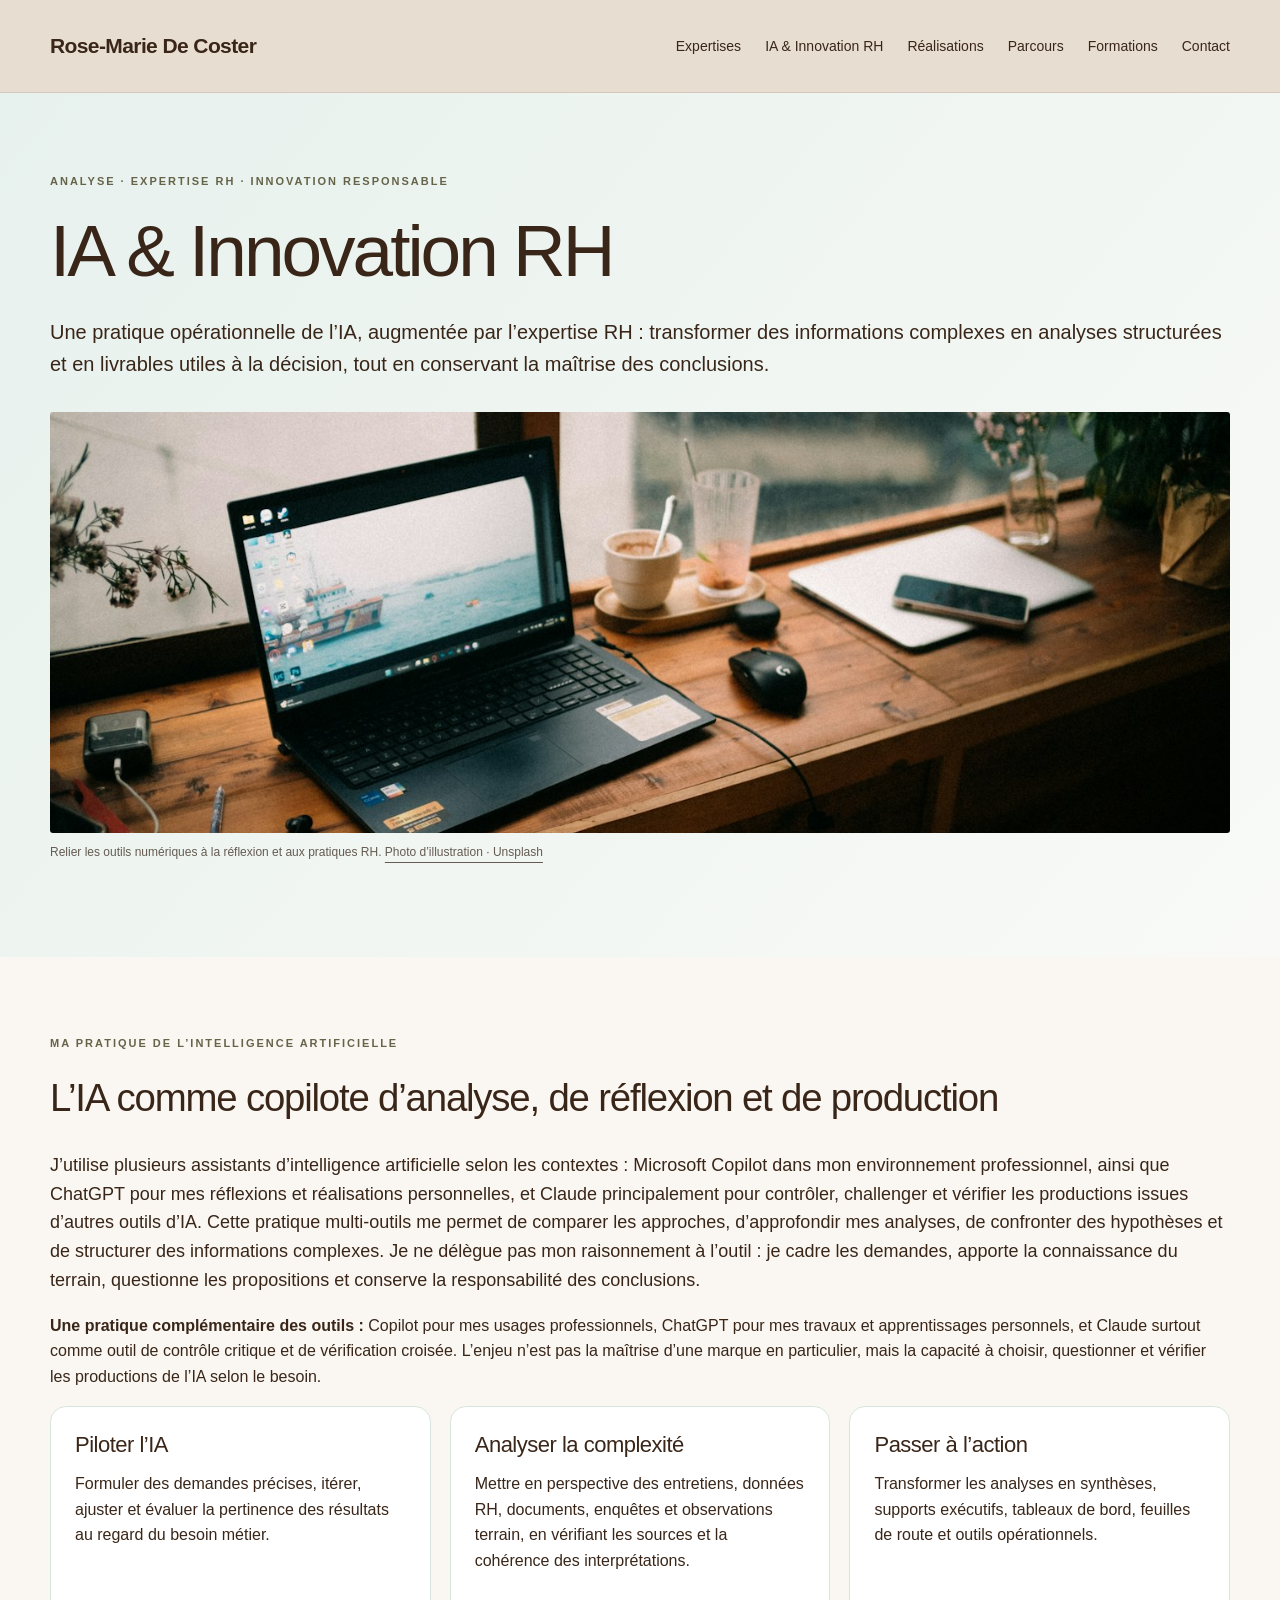
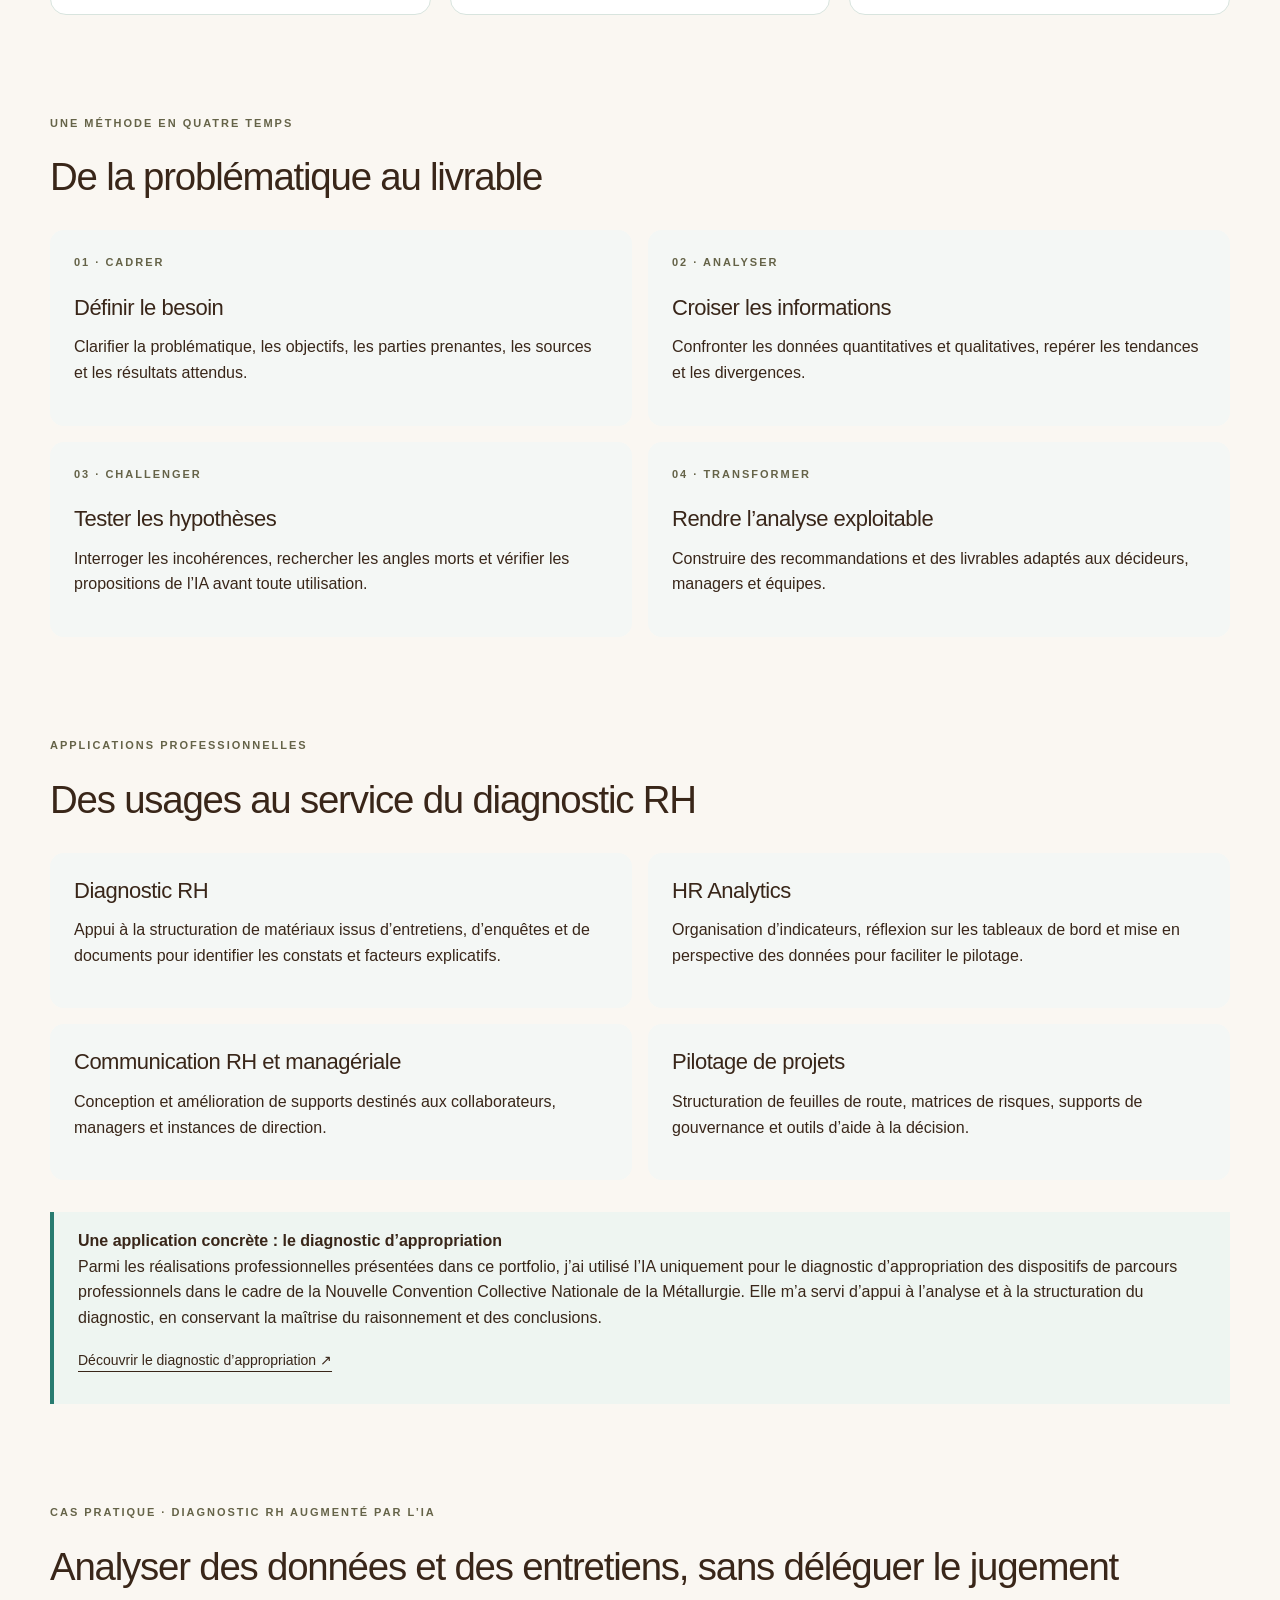
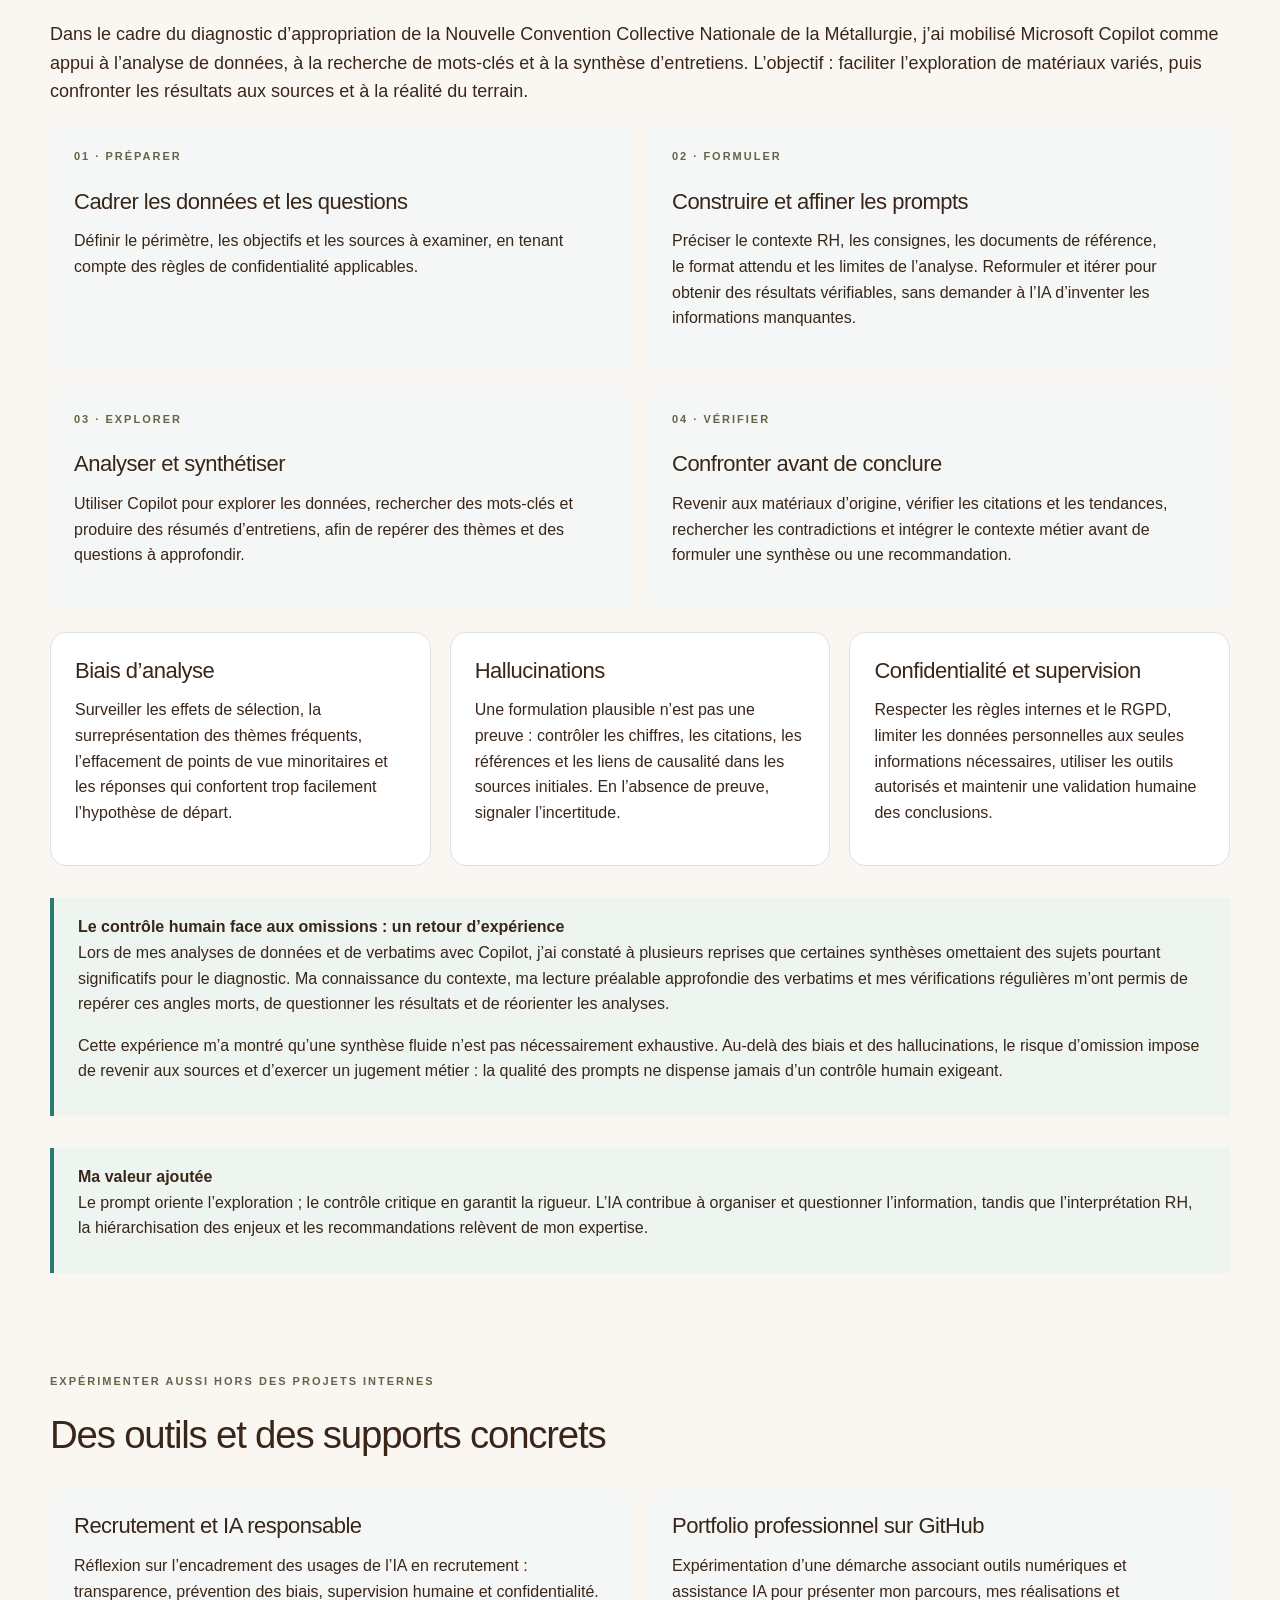
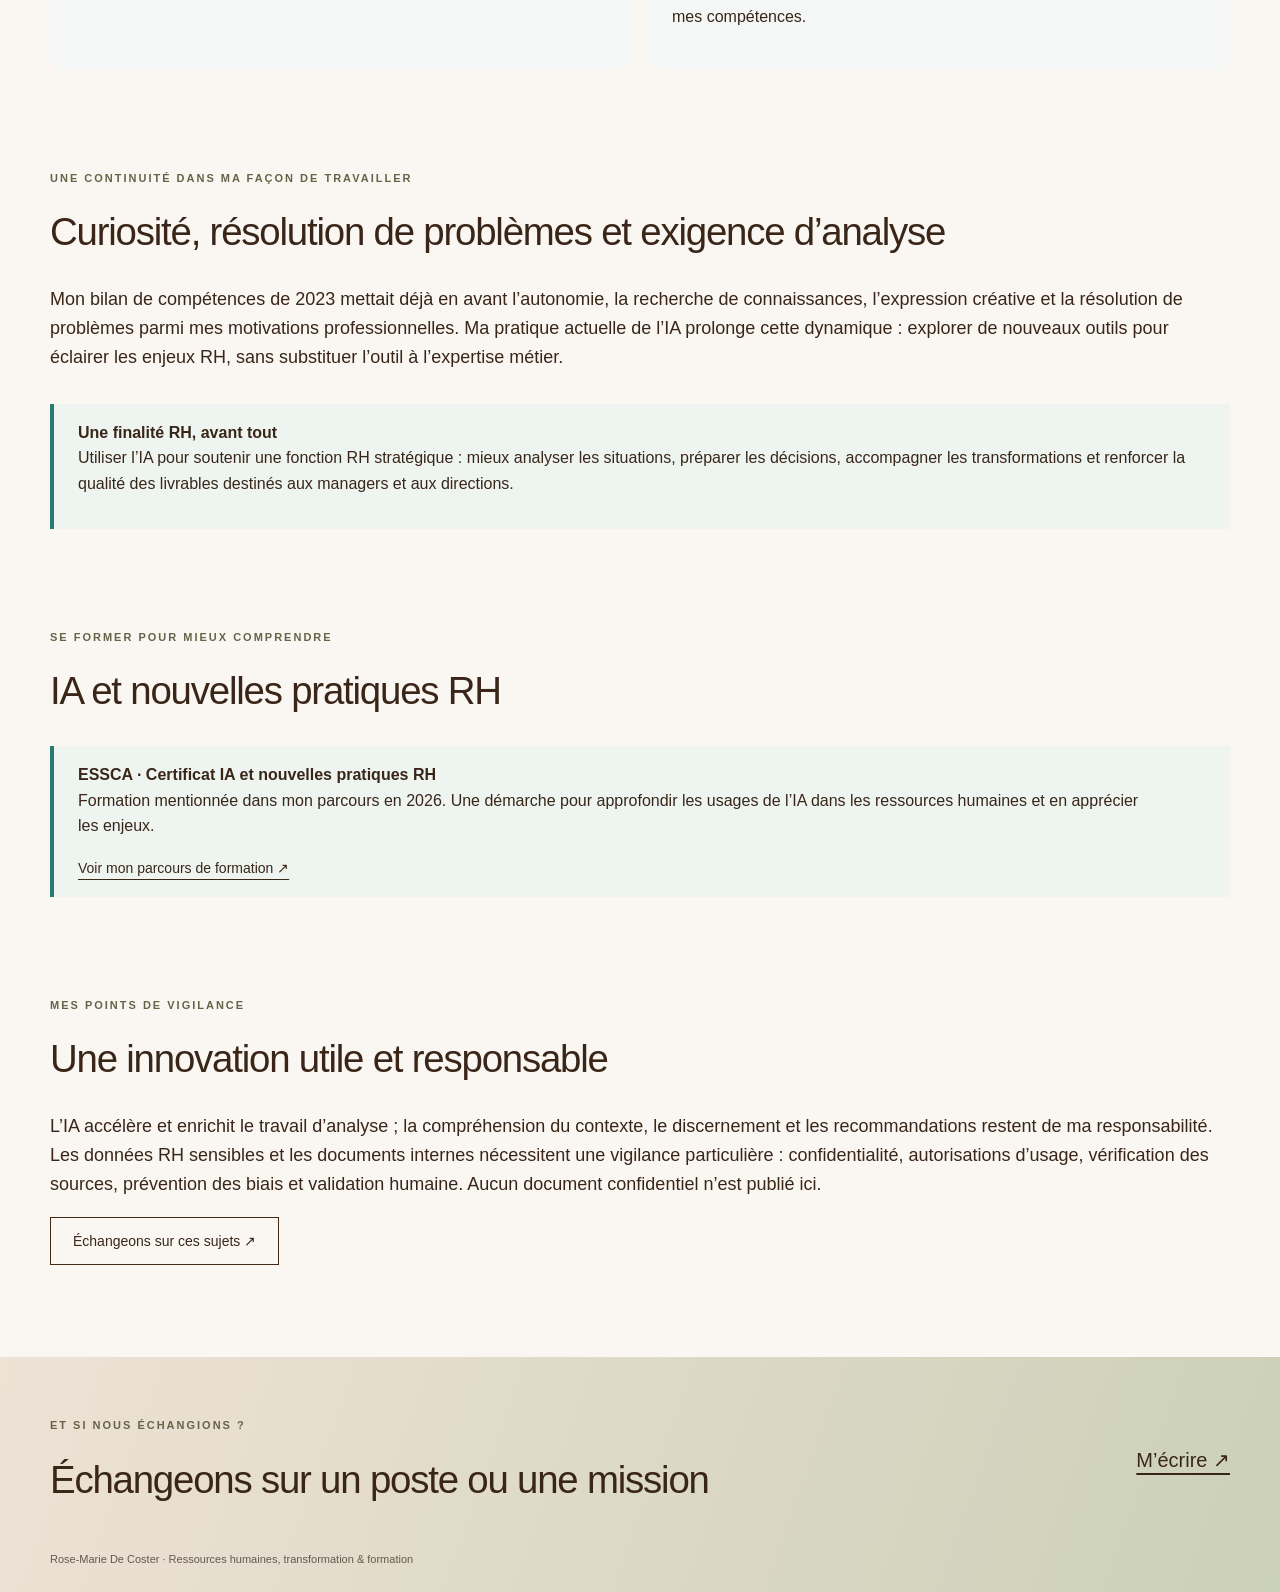
<file: ia-innovation-rh.html>
<!doctype html><html lang="fr"><head><meta charset="utf-8"><meta name="viewport" content="width=device-width,initial-scale=1"><meta name="description" content="Ma pratique opérationnelle de l'intelligence artificielle comme copilote d'analyse, de structuration et de production RH."><title>IA & Innovation RH | Rose-Marie De Coster</title><link rel="stylesheet" href="assets/style.css?v=20261111-fluidite"><script src="assets/site.js" defer></script><style>.ai-hero{padding:5rem 0 3rem;background:linear-gradient(130deg,#e7f1ed,#f9faf7)}.ai-hero h1{max-width:850px}.ai-grid{display:grid;grid-template-columns:repeat(3,minmax(0,1fr));gap:1.2rem}.ai-card{border:1px solid #d8e4de;border-radius:16px;padding:1.5rem;background:#fff}.ai-card h3{margin-top:0}.ai-highlight{border-left:4px solid #287b70;padding:1rem 1.5rem;background:#eef5f1;margin-top:2rem}.ai-steps{display:grid;grid-template-columns:repeat(2,minmax(0,1fr));gap:1rem}.ai-steps article{padding:1.5rem;border-radius:14px;background:#f4f7f5}@media(max-width:720px){.ai-grid,.ai-steps{grid-template-columns:1fr}}</style></head><body><a class="skip" href="#contenu">Aller au contenu</a><header><div class="nav wrap"><a class="brand" href="index.html">Rose-Marie De Coster</a><button class="menu-toggle" aria-expanded="false" aria-controls="navigation">Menu</button><nav id="navigation" aria-label="Navigation principale"><a href="index.html#expertises">Expertises</a><a href="ia-innovation-rh.html" aria-current="page">IA & Innovation RH</a><a href="index.html#realisations">Réalisations</a><a href="index.html#parcours">Parcours</a><a href="index.html#formations">Formations</a><a href="index.html#contact">Contact</a></nav></div></header><main id="contenu"><section class="ai-hero"><div class="wrap"><p class="eyebrow">ANALYSE · EXPERTISE RH · INNOVATION RESPONSABLE</p><h1>IA & Innovation RH</h1><p class="lead">Une pratique opérationnelle de l’IA, augmentée par l’expertise RH : transformer des informations complexes en analyses structurées et en livrables utiles à la décision, tout en conservant la maîtrise des conclusions.</p><figure class="editorial-photo"><img src="assets/illustration-numerique.jpg" alt="Ordinateur portable et carnet sur une table de travail" width="1400" height="700" loading="lazy"><figcaption>Relier les outils numériques à la réflexion et aux pratiques RH. <a href="https://unsplash.com/photos/v6vxTvqeVuo" target="_blank" rel="noopener noreferrer">Photo d’illustration · Unsplash</a></figcaption></figure></div></section><section class="wrap section"><p class="eyebrow">MA PRATIQUE DE L’INTELLIGENCE ARTIFICIELLE</p><h2>L’IA comme copilote d’analyse, de réflexion et de production</h2><p class="intro">J’utilise plusieurs assistants d’intelligence artificielle selon les contextes : Microsoft Copilot dans mon environnement professionnel, ainsi que ChatGPT pour mes réflexions et réalisations personnelles, et Claude principalement pour contrôler, challenger et vérifier les productions issues d’autres outils d’IA. Cette pratique multi-outils me permet de comparer les approches, d’approfondir mes analyses, de confronter des hypothèses et de structurer des informations complexes. Je ne délègue pas mon raisonnement à l’outil : je cadre les demandes, apporte la connaissance du terrain, questionne les propositions et conserve la responsabilité des conclusions.</p><p><strong>Une pratique complémentaire des outils :</strong> Copilot pour mes usages professionnels, ChatGPT pour mes travaux et apprentissages personnels, et Claude surtout comme outil de contrôle critique et de vérification croisée. L’enjeu n’est pas la maîtrise d’une marque en particulier, mais la capacité à choisir, questionner et vérifier les productions de l’IA selon le besoin.</p><div class="ai-grid"><article class="ai-card"><h3>Piloter l’IA</h3><p>Formuler des demandes précises, itérer, ajuster et évaluer la pertinence des résultats au regard du besoin métier.</p></article><article class="ai-card"><h3>Analyser la complexité</h3><p>Mettre en perspective des entretiens, données RH, documents, enquêtes et observations terrain, en vérifiant les sources et la cohérence des interprétations.</p></article><article class="ai-card"><h3>Passer à l’action</h3><p>Transformer les analyses en synthèses, supports exécutifs, tableaux de bord, feuilles de route et outils opérationnels.</p></article></div></section><section class="wrap section"><p class="eyebrow">UNE MÉTHODE EN QUATRE TEMPS</p><h2>De la problématique au livrable</h2><div class="ai-steps"><article><span class="eyebrow">01 · CADRER</span><h3>Définir le besoin</h3><p>Clarifier la problématique, les objectifs, les parties prenantes, les sources et les résultats attendus.</p></article><article><span class="eyebrow">02 · ANALYSER</span><h3>Croiser les informations</h3><p>Confronter les données quantitatives et qualitatives, repérer les tendances et les divergences.</p></article><article><span class="eyebrow">03 · CHALLENGER</span><h3>Tester les hypothèses</h3><p>Interroger les incohérences, rechercher les angles morts et vérifier les propositions de l’IA avant toute utilisation.</p></article><article><span class="eyebrow">04 · TRANSFORMER</span><h3>Rendre l’analyse exploitable</h3><p>Construire des recommandations et des livrables adaptés aux décideurs, managers et équipes.</p></article></div></section><section class="wrap section"><p class="eyebrow">APPLICATIONS PROFESSIONNELLES</p><h2>Des usages au service du diagnostic RH</h2><div class="ai-steps"><article><h3>Diagnostic RH</h3><p>Appui à la structuration de matériaux issus d’entretiens, d’enquêtes et de documents pour identifier les constats et facteurs explicatifs.</p></article><article><h3>HR Analytics</h3><p>Organisation d’indicateurs, réflexion sur les tableaux de bord et mise en perspective des données pour faciliter le pilotage.</p></article><article><h3>Communication RH et managériale</h3><p>Conception et amélioration de supports destinés aux collaborateurs, managers et instances de direction.</p></article><article><h3>Pilotage de projets</h3><p>Structuration de feuilles de route, matrices de risques, supports de gouvernance et outils d’aide à la décision.</p></article></div><div class="ai-highlight"><strong>Une application concrète : le diagnostic d’appropriation</strong><p>Parmi les réalisations professionnelles présentées dans ce portfolio, j’ai utilisé l’IA uniquement pour le diagnostic d’appropriation des dispositifs de parcours professionnels dans le cadre de la Nouvelle Convention Collective Nationale de la Métallurgie. Elle m’a servi d’appui à l’analyse et à la structuration du diagnostic, en conservant la maîtrise du raisonnement et des conclusions.</p><p><a class="text-link" href="nccm.html">Découvrir le diagnostic d’appropriation ↗</a></p></div></section><section class="wrap section" id="cas-pratique-ia"><p class="eyebrow">CAS PRATIQUE · DIAGNOSTIC RH AUGMENTÉ PAR L’IA</p><h2>Analyser des données et des entretiens, sans déléguer le jugement</h2><p class="intro">Dans le cadre du diagnostic d’appropriation de la Nouvelle Convention Collective Nationale de la Métallurgie, j’ai mobilisé Microsoft Copilot comme appui à l’analyse de données, à la recherche de mots-clés et à la synthèse d’entretiens. L’objectif : faciliter l’exploration de matériaux variés, puis confronter les résultats aux sources et à la réalité du terrain.</p><div class="ai-steps"><article><span class="eyebrow">01 · PRÉPARER</span><h3>Cadrer les données et les questions</h3><p>Définir le périmètre, les objectifs et les sources à examiner, en tenant compte des règles de confidentialité applicables.</p></article><article><span class="eyebrow">02 · FORMULER</span><h3>Construire et affiner les prompts</h3><p>Préciser le contexte RH, les consignes, les documents de référence, le format attendu et les limites de l’analyse. Reformuler et itérer pour obtenir des résultats vérifiables, sans demander à l’IA d’inventer les informations manquantes.</p></article><article><span class="eyebrow">03 · EXPLORER</span><h3>Analyser et synthétiser</h3><p>Utiliser Copilot pour explorer les données, rechercher des mots-clés et produire des résumés d’entretiens, afin de repérer des thèmes et des questions à approfondir.</p></article><article><span class="eyebrow">04 · VÉRIFIER</span><h3>Confronter avant de conclure</h3><p>Revenir aux matériaux d’origine, vérifier les citations et les tendances, rechercher les contradictions et intégrer le contexte métier avant de formuler une synthèse ou une recommandation.</p></article></div><div class="ai-grid" style="margin-top:1.5rem"><article class="ai-card"><h3>Biais d’analyse</h3><p>Surveiller les effets de sélection, la surreprésentation des thèmes fréquents, l’effacement de points de vue minoritaires et les réponses qui confortent trop facilement l’hypothèse de départ.</p></article><article class="ai-card"><h3>Hallucinations</h3><p>Une formulation plausible n’est pas une preuve : contrôler les chiffres, les citations, les références et les liens de causalité dans les sources initiales. En l’absence de preuve, signaler l’incertitude.</p></article><article class="ai-card"><h3>Confidentialité et supervision</h3><p>Respecter les règles internes et le RGPD, limiter les données personnelles aux seules informations nécessaires, utiliser les outils autorisés et maintenir une validation humaine des conclusions.</p></article></div><div class="ai-highlight"><strong>Le contrôle humain face aux omissions : un retour d’expérience</strong><p>Lors de mes analyses de données et de verbatims avec Copilot, j’ai constaté à plusieurs reprises que certaines synthèses omettaient des sujets pourtant significatifs pour le diagnostic. Ma connaissance du contexte, ma lecture préalable approfondie des verbatims et mes vérifications régulières m’ont permis de repérer ces angles morts, de questionner les résultats et de réorienter les analyses.</p><p>Cette expérience m’a montré qu’une synthèse fluide n’est pas nécessairement exhaustive. Au-delà des biais et des hallucinations, le risque d’omission impose de revenir aux sources et d’exercer un jugement métier : la qualité des prompts ne dispense jamais d’un contrôle humain exigeant.</p></div><div class="ai-highlight"><strong>Ma valeur ajoutée</strong><p>Le prompt oriente l’exploration ; le contrôle critique en garantit la rigueur. L’IA contribue à organiser et questionner l’information, tandis que l’interprétation RH, la hiérarchisation des enjeux et les recommandations relèvent de mon expertise.</p></div></section><section class="wrap section"><p class="eyebrow">EXPÉRIMENTER AUSSI HORS DES PROJETS INTERNES</p><h2>Des outils et des supports concrets</h2><div class="ai-steps"><article><h3>Recrutement et IA responsable</h3><p>Réflexion sur l’encadrement des usages de l’IA en recrutement : transparence, prévention des biais, supervision humaine et confidentialité.</p></article><article><h3>Portfolio professionnel sur GitHub</h3><p>Expérimentation d’une démarche associant outils numériques et assistance IA pour présenter mon parcours, mes réalisations et mes compétences.</p></article></div></section><section class="wrap section"><p class="eyebrow">UNE CONTINUITÉ DANS MA FAÇON DE TRAVAILLER</p><h2>Curiosité, résolution de problèmes et exigence d’analyse</h2><p class="intro">Mon bilan de compétences de 2023 mettait déjà en avant l’autonomie, la recherche de connaissances, l’expression créative et la résolution de problèmes parmi mes motivations professionnelles. Ma pratique actuelle de l’IA prolonge cette dynamique : explorer de nouveaux outils pour éclairer les enjeux RH, sans substituer l’outil à l’expertise métier.</p><div class="ai-highlight"><strong>Une finalité RH, avant tout</strong><p>Utiliser l’IA pour soutenir une fonction RH stratégique : mieux analyser les situations, préparer les décisions, accompagner les transformations et renforcer la qualité des livrables destinés aux managers et aux directions.</p></div></section><section class="wrap section"><p class="eyebrow">SE FORMER POUR MIEUX COMPRENDRE</p><h2>IA et nouvelles pratiques RH</h2><div class="ai-highlight"><strong>ESSCA · Certificat IA et nouvelles pratiques RH</strong><p>Formation mentionnée dans mon parcours en 2026. Une démarche pour approfondir les usages de l’IA dans les ressources humaines et en apprécier les enjeux.</p><a class="text-link" href="formations.html">Voir mon parcours de formation ↗</a></div></section><section class="wrap section"><p class="eyebrow">MES POINTS DE VIGILANCE</p><h2>Une innovation utile et responsable</h2><p class="intro">L’IA accélère et enrichit le travail d’analyse ; la compréhension du contexte, le discernement et les recommandations restent de ma responsabilité. Les données RH sensibles et les documents internes nécessitent une vigilance particulière : confidentialité, autorisations d’usage, vérification des sources, prévention des biais et validation humaine. Aucun document confidentiel n’est publié ici.</p><a class="button secondary" href="index.html#contact">Échangeons sur ces sujets ↗</a></section></main><footer id="contact"><div class="wrap contact"><div><span class="eyebrow">ET SI NOUS ÉCHANGIONS ?</span><h2>Échangeons sur un poste ou une mission</h2></div><div class="contact-links"><a href="mailto:decoster59790@gmail.com">M’écrire ↗</a></div></div><div class="wrap footnote">Rose-Marie De Coster · Ressources humaines, transformation & formation</div></footer></body></html>
</file>
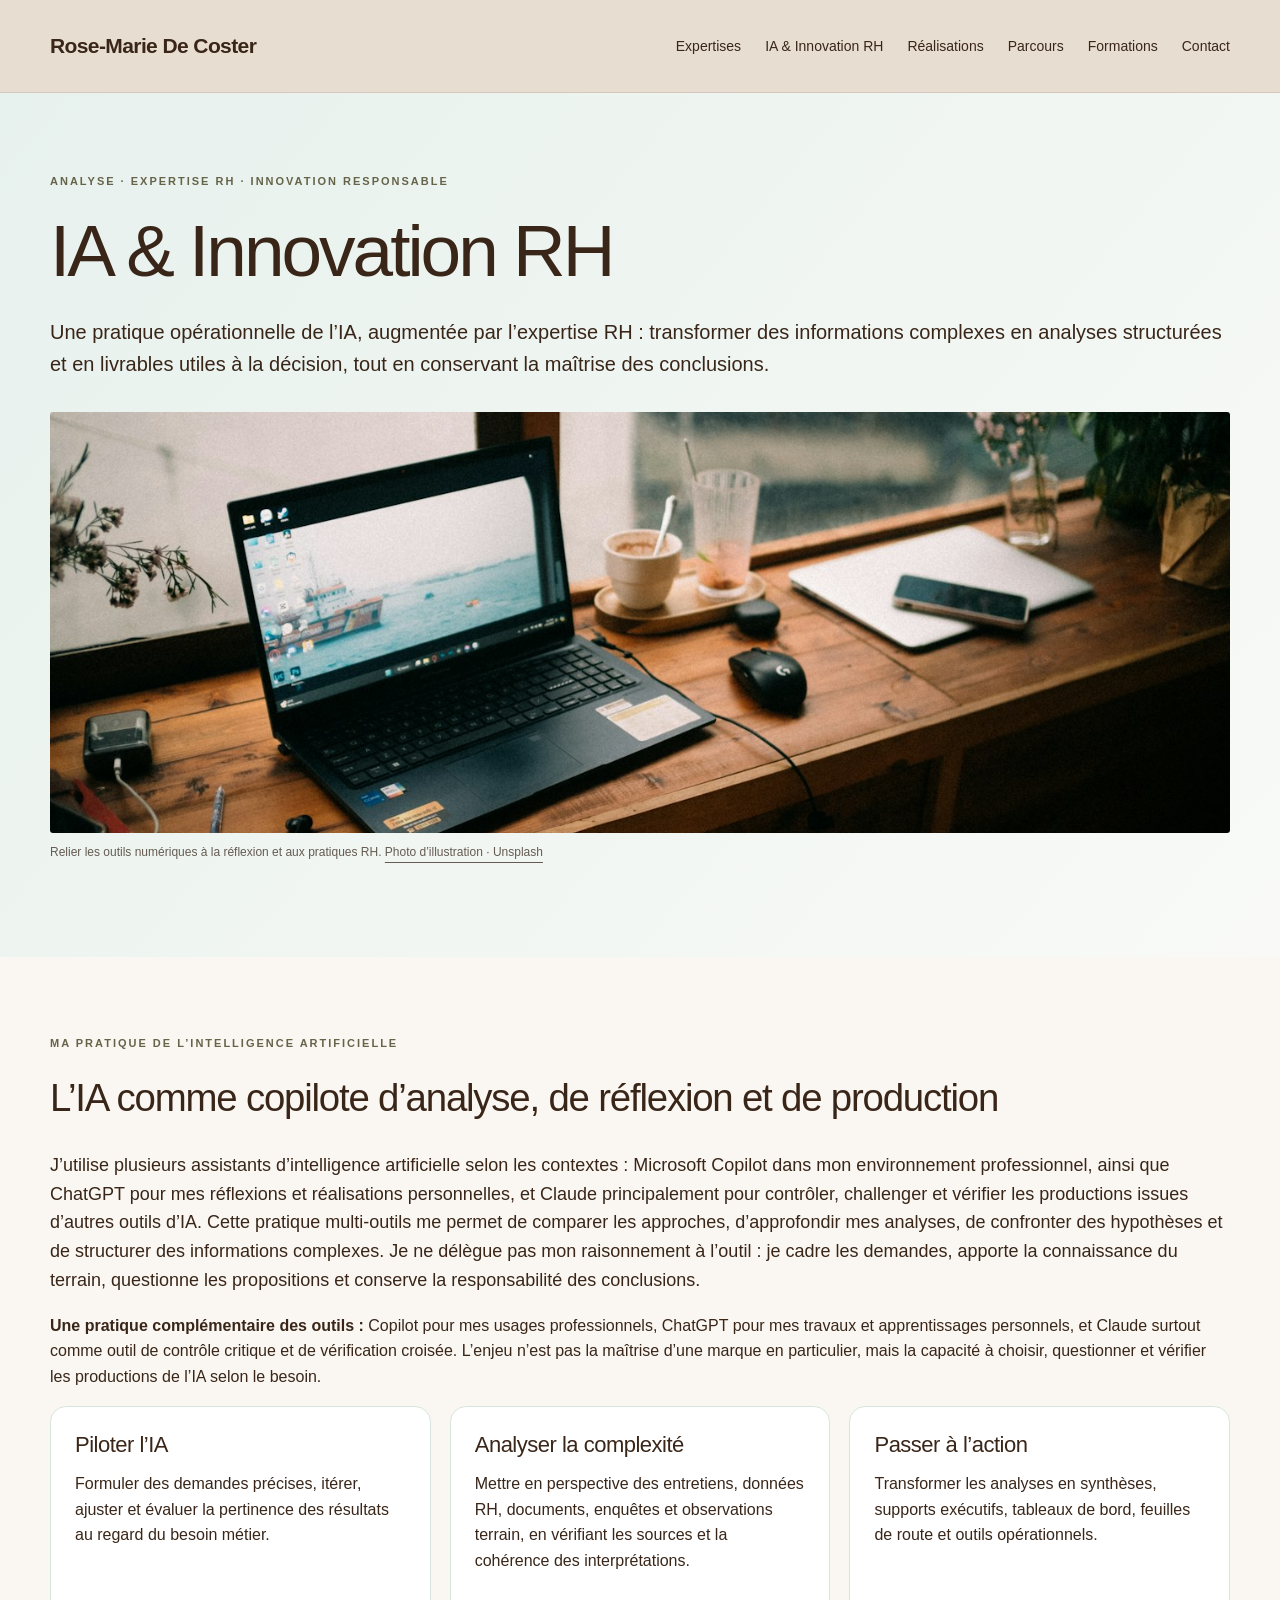
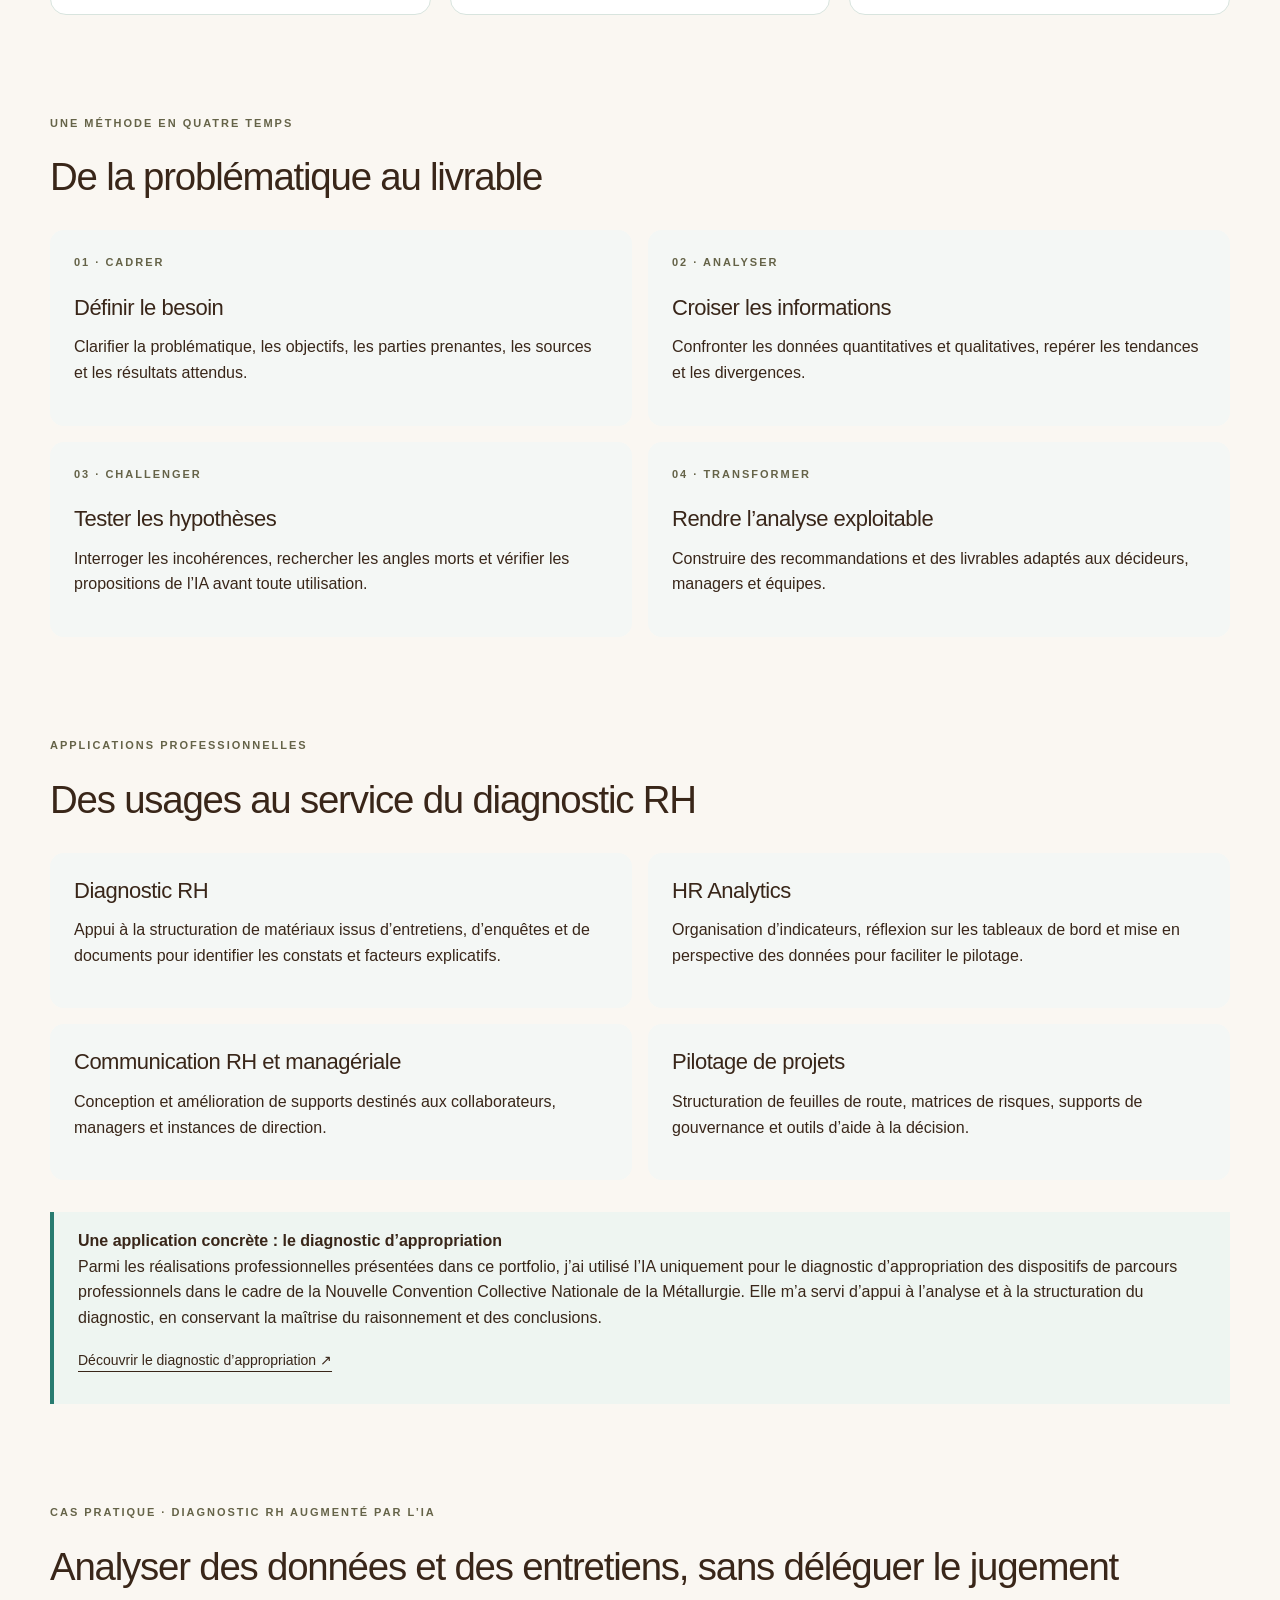
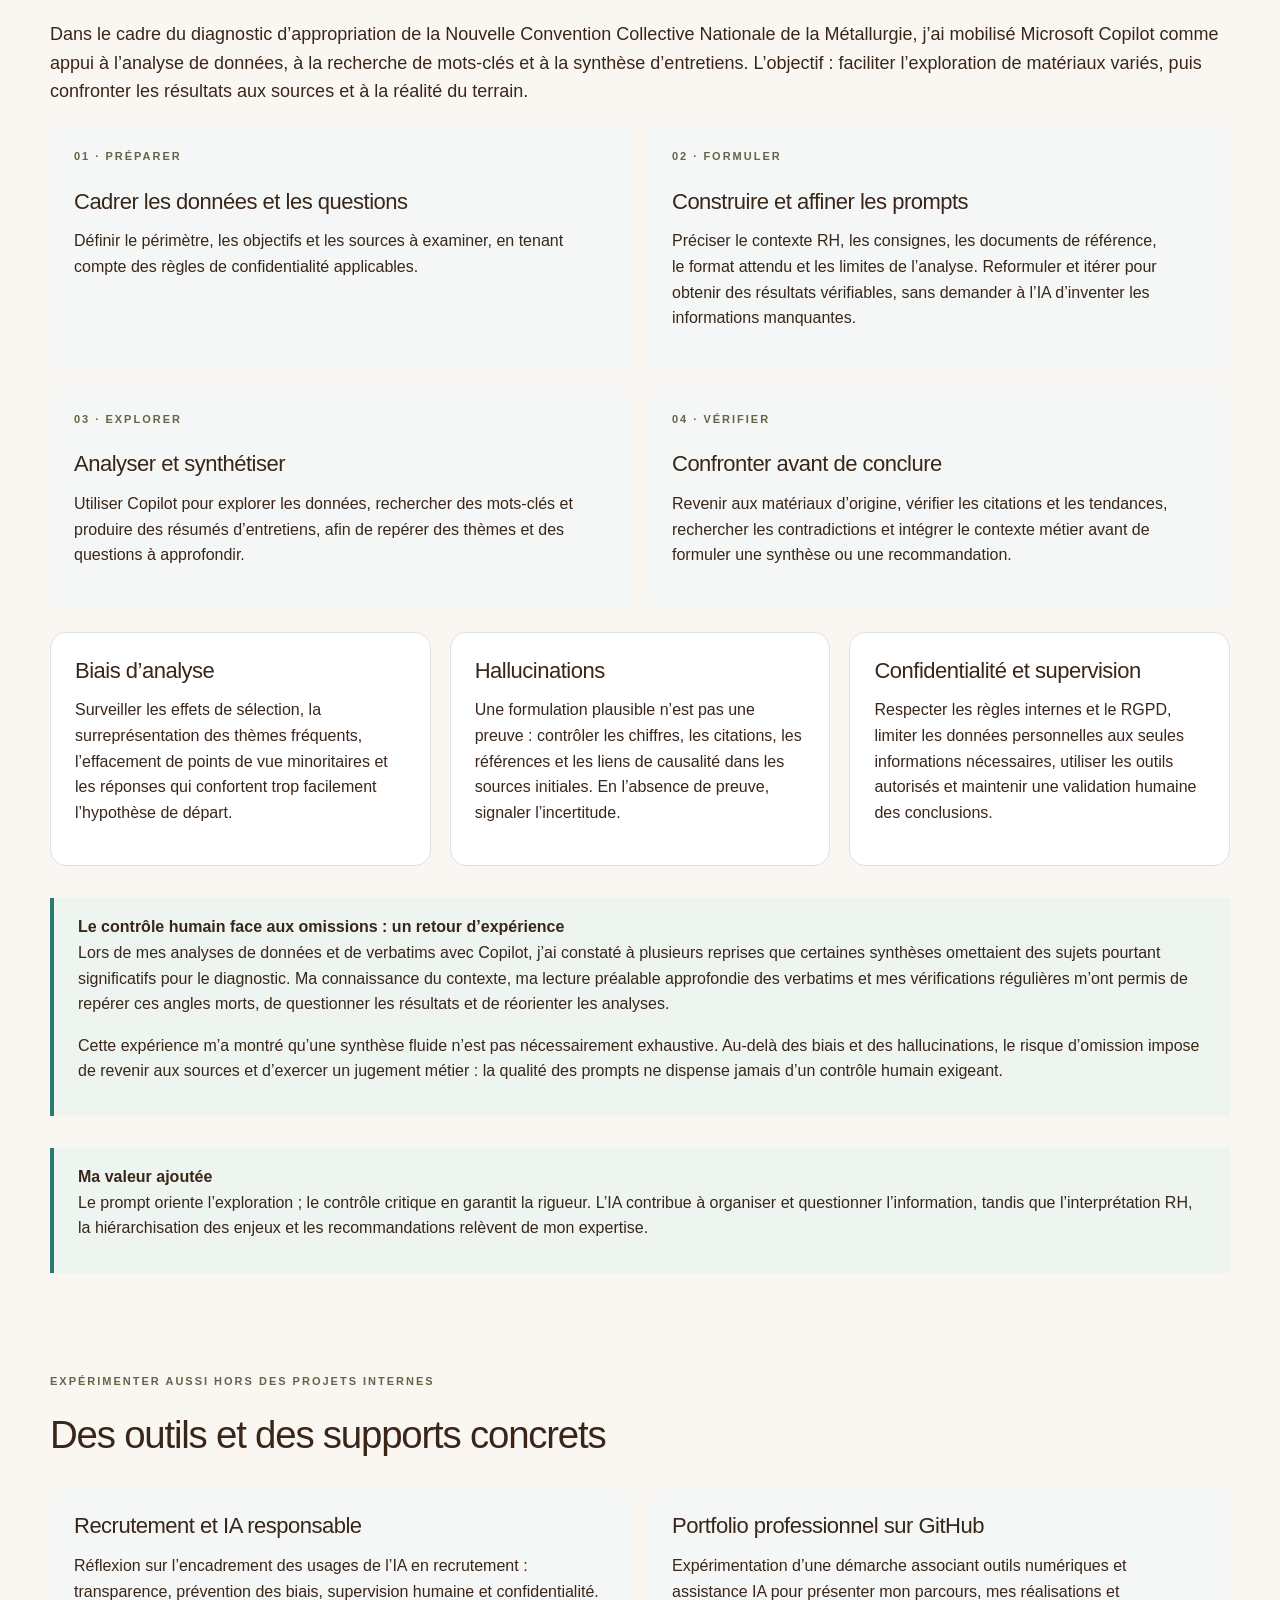
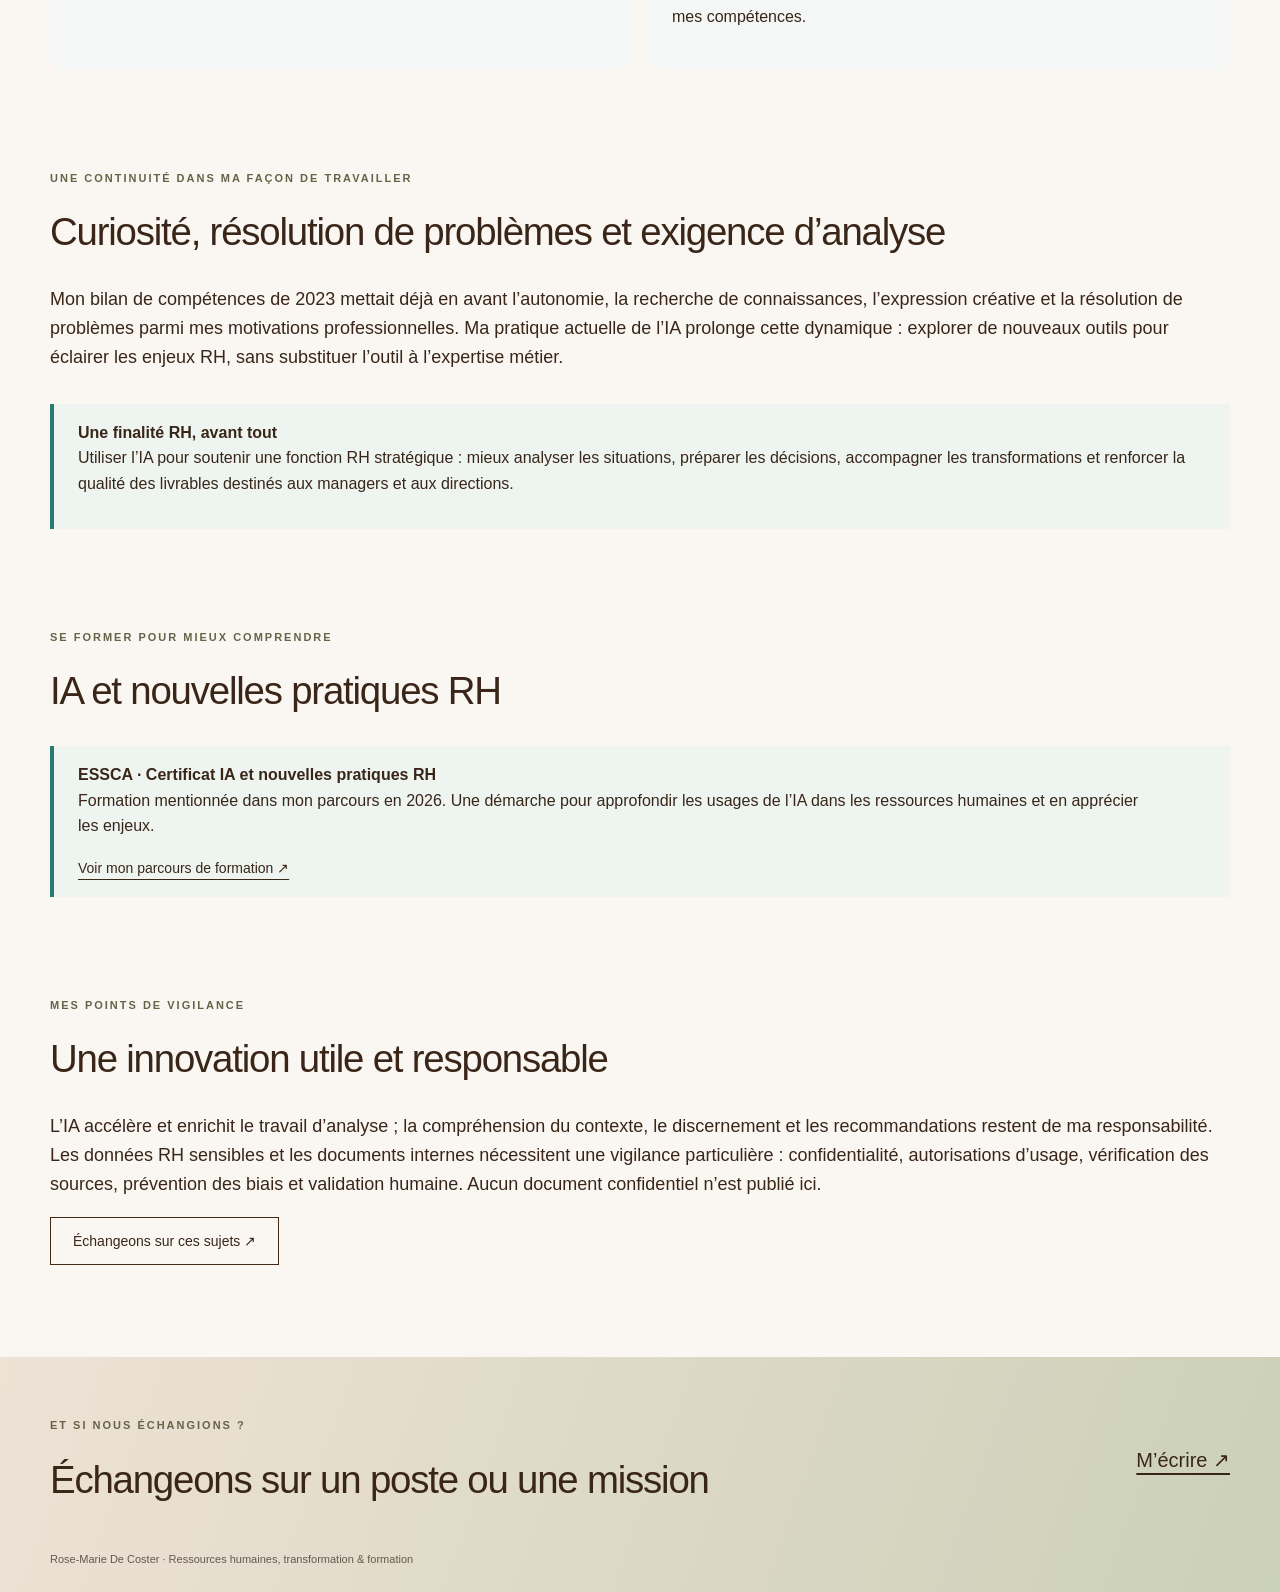
<file: ia-innovation.html>
<!doctype html>
<html lang="fr">
<head>
<meta charset="utf-8">
<meta name="viewport" content="width=device-width,initial-scale=1">
<title>IA & Innovation RH | Rose-Marie De Coster</title>
<meta name="robots" content="noindex,follow">
<link rel="canonical" href="https://rose-mariedecoster.github.io/Presentation/ia-innovation-rh.html">
<meta http-equiv="refresh" content="0;url=ia-innovation-rh.html">
<script>window.location.replace("ia-innovation-rh.html");</script>
</head>
<body>
<p>Cette page a été déplacée. <a href="ia-innovation-rh.html">Consulter IA & Innovation RH</a>.</p>
</body>
</html>
</file>
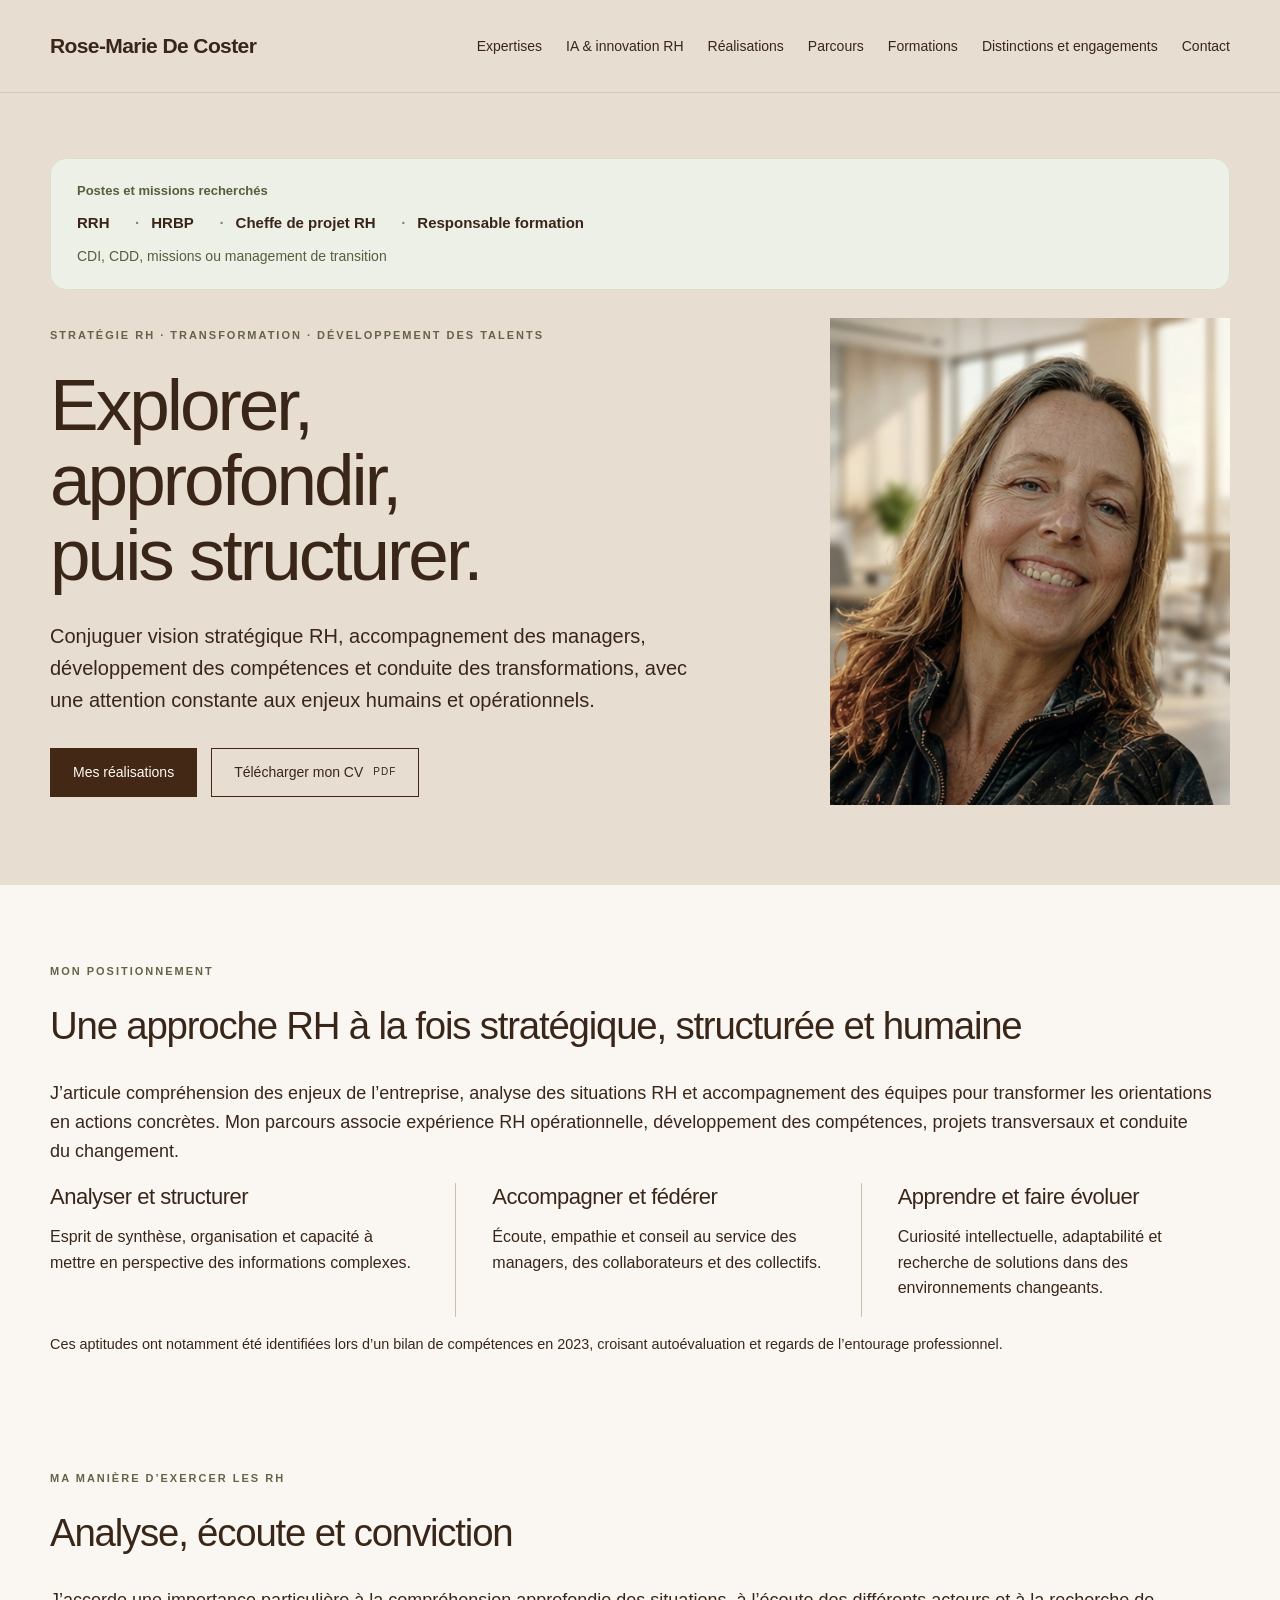
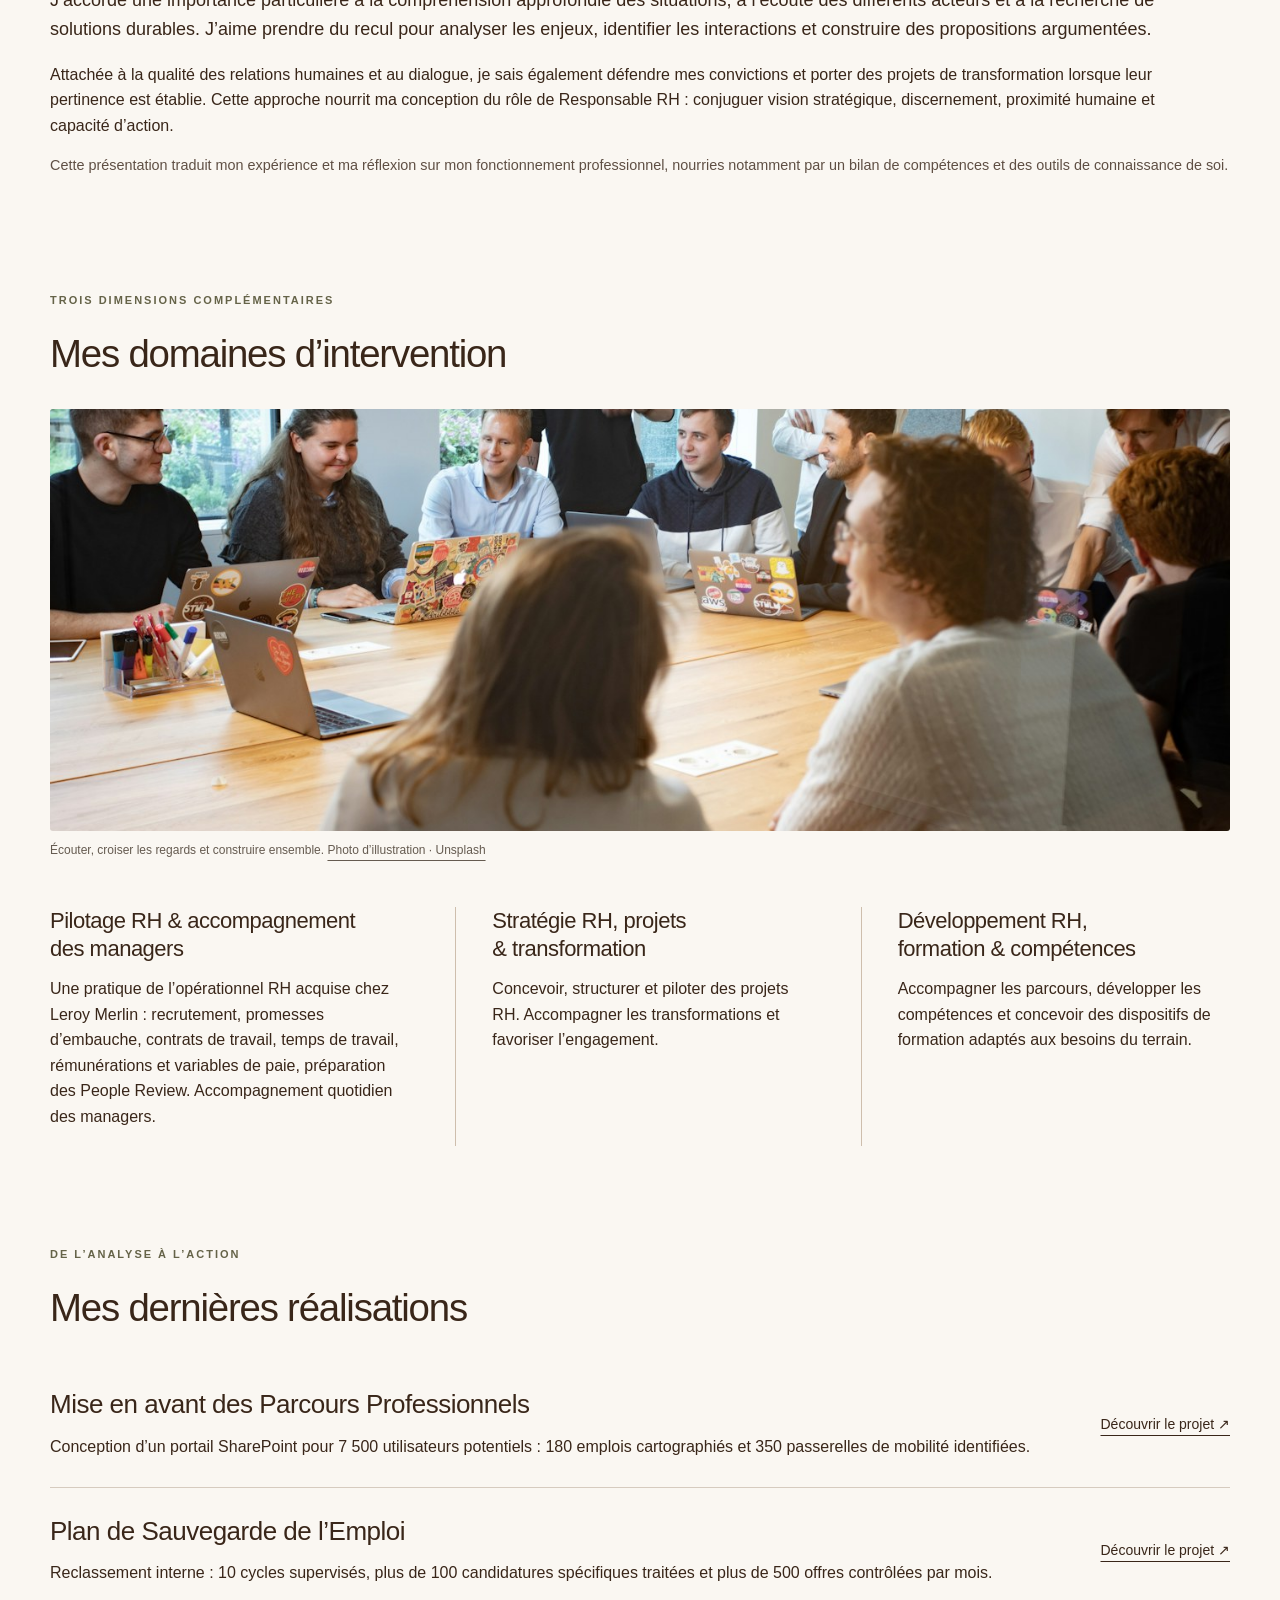
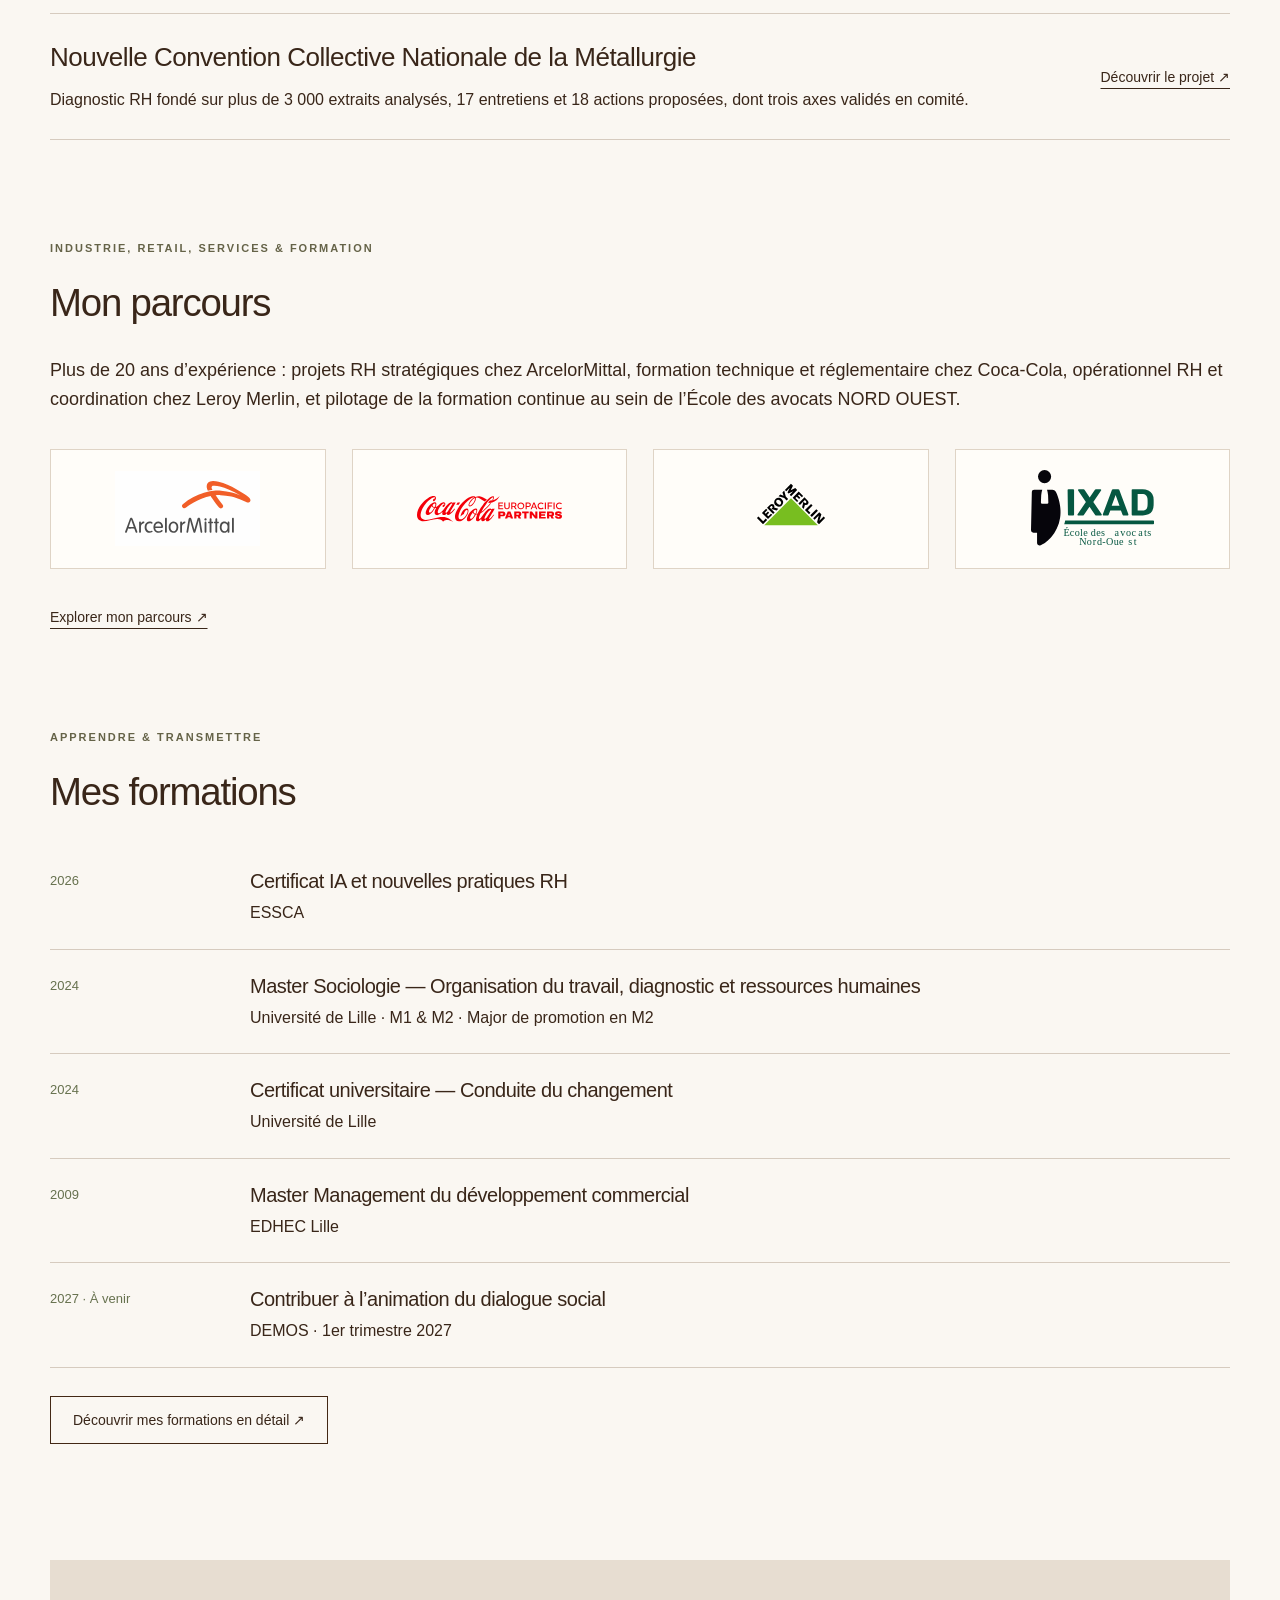
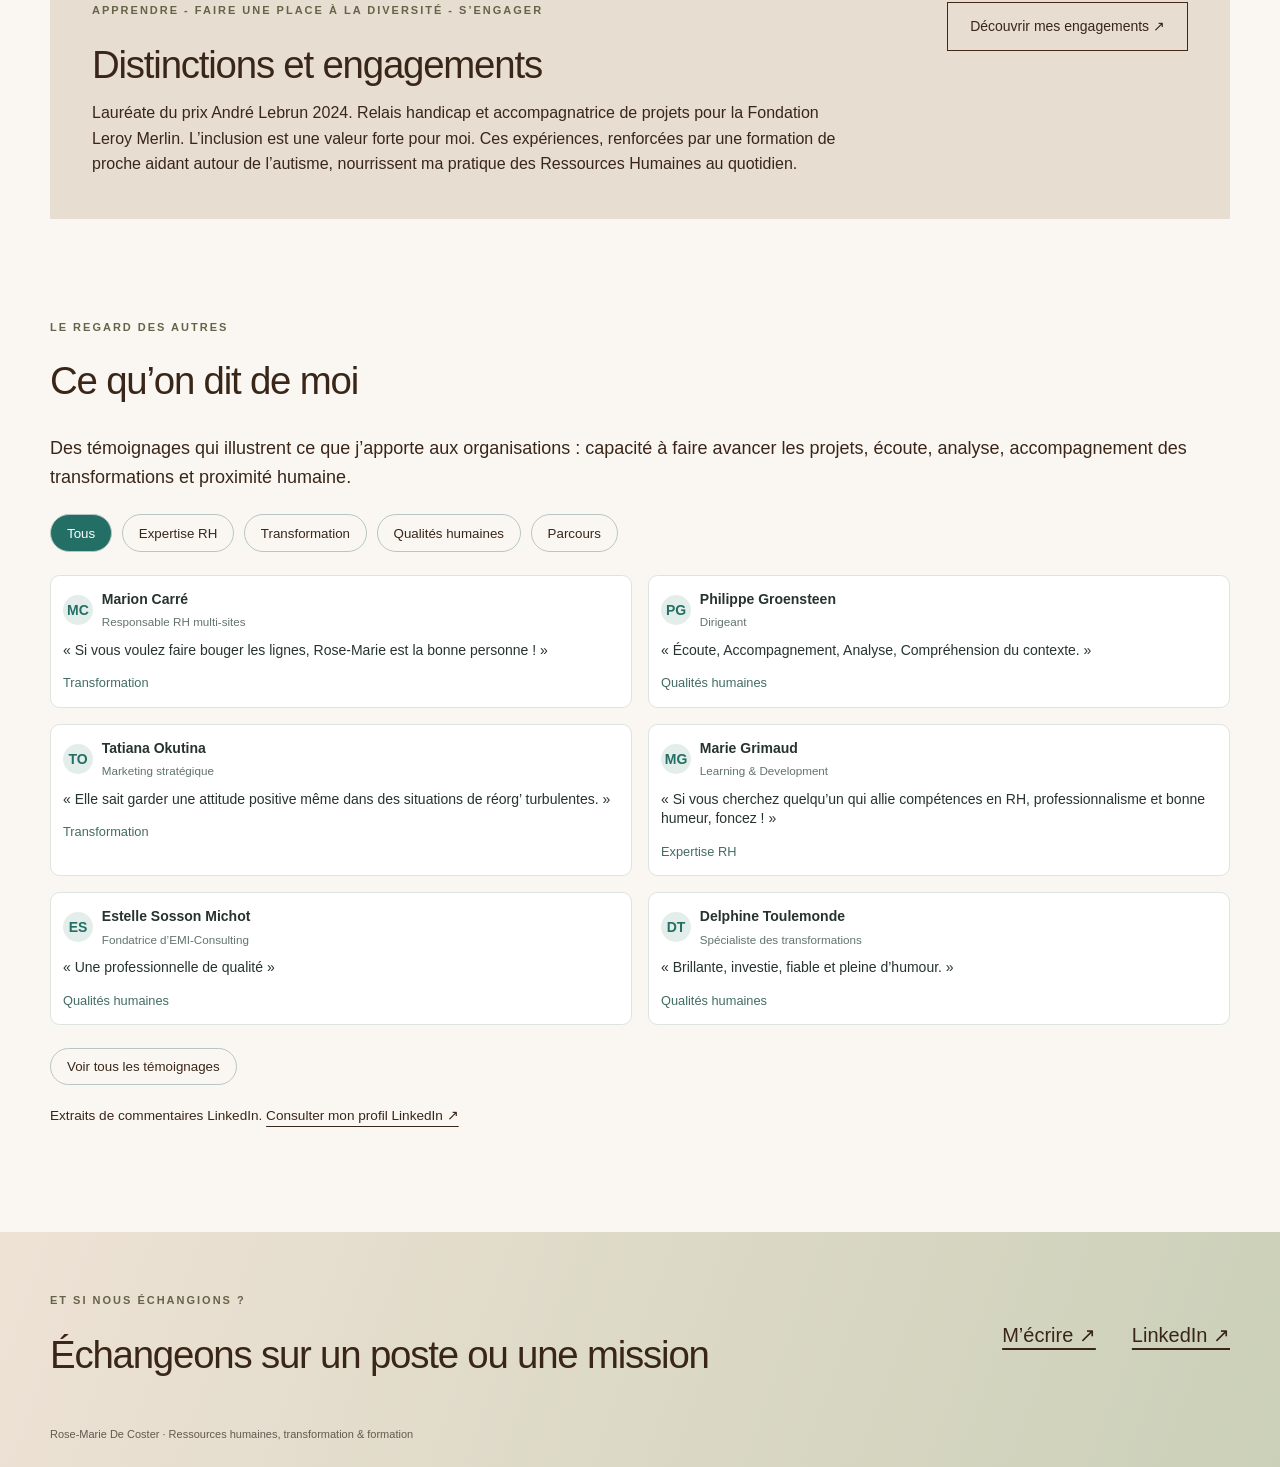
<file: memoire.html>
<!doctype html>
<html lang="fr">
<head>
<meta charset="utf-8">
<meta name="viewport" content="width=device-width,initial-scale=1">
<meta http-equiv="refresh" content="0;url=index.html#realisations">
<meta name="robots" content="noindex">
<title>Mes réalisations | Rose-Marie De Coster</title>
<link rel="stylesheet" href="assets/style.css?v=20261111-fluidite">
</head>
<body><main class="wrap detail"><h1>Mes réalisations</h1><p><a href="index.html#realisations">Découvrir mes réalisations professionnelles</a></p></main></body>
</html>
</file>
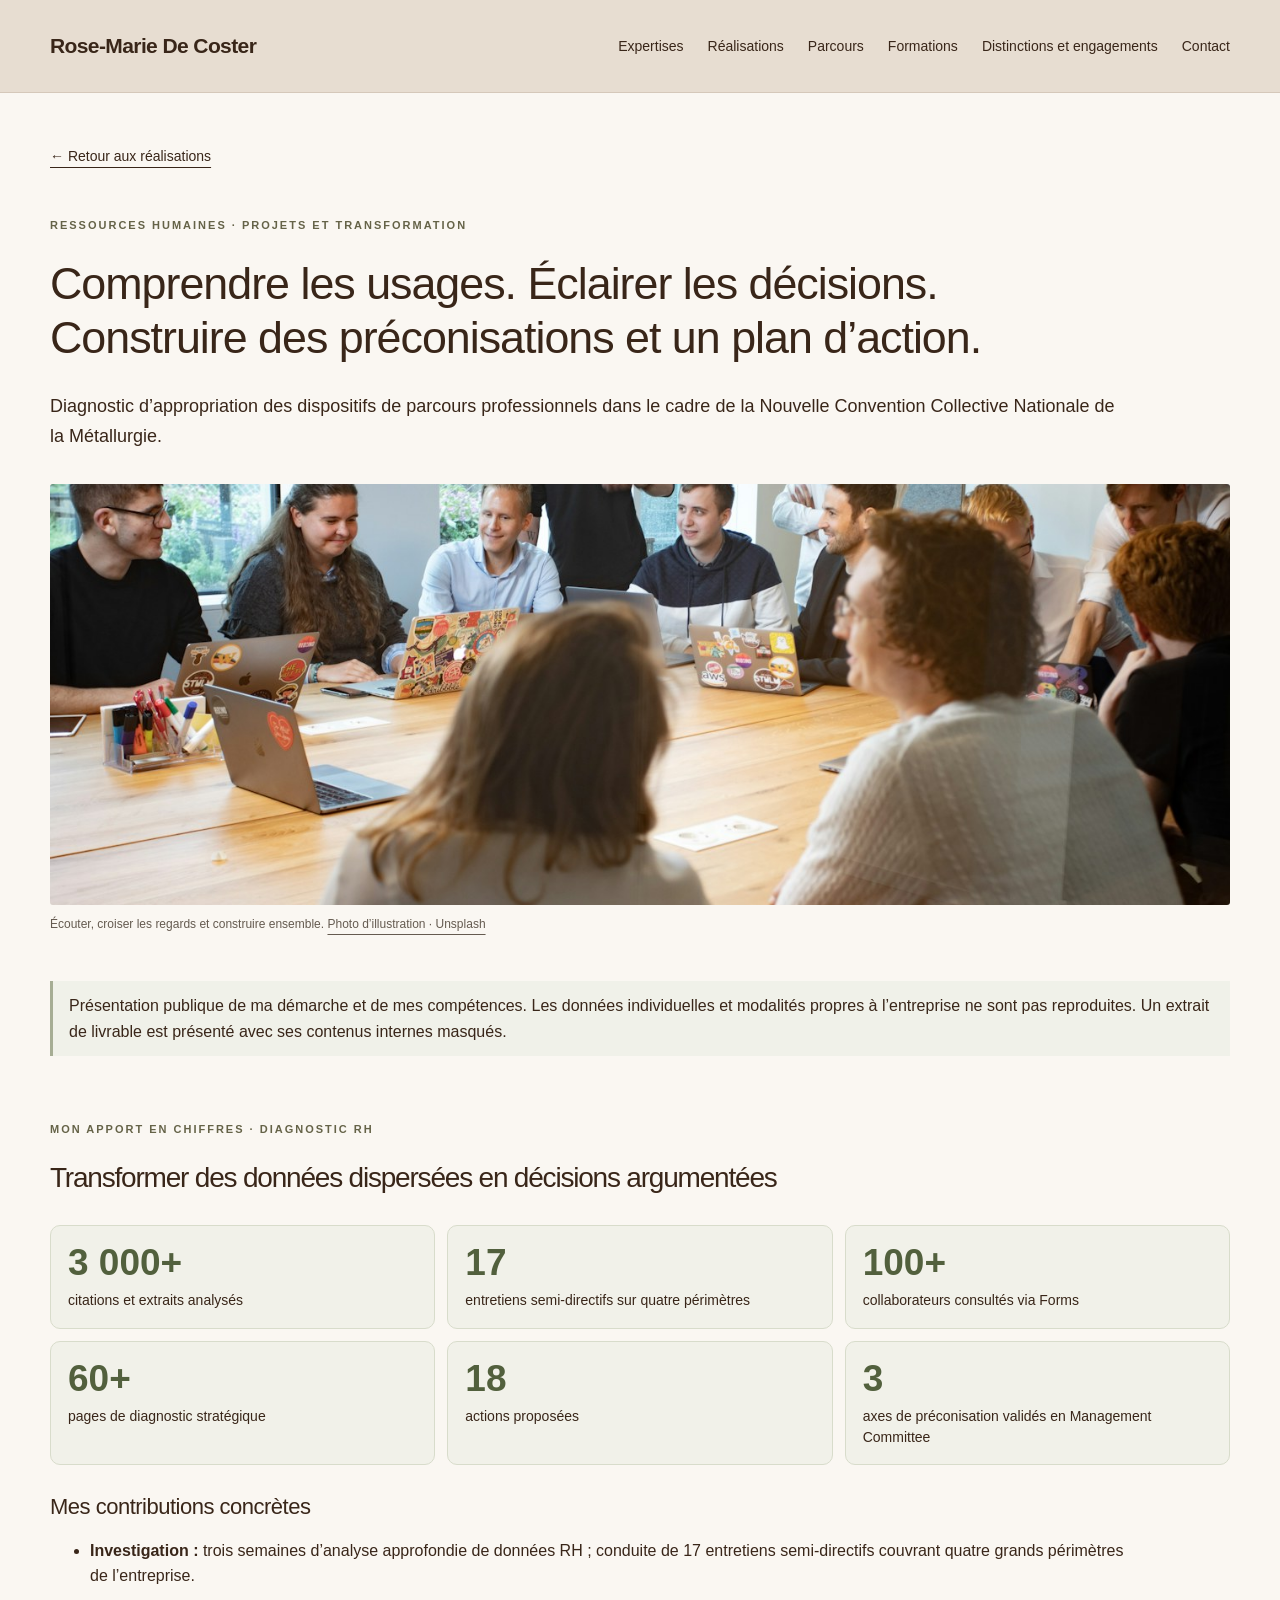
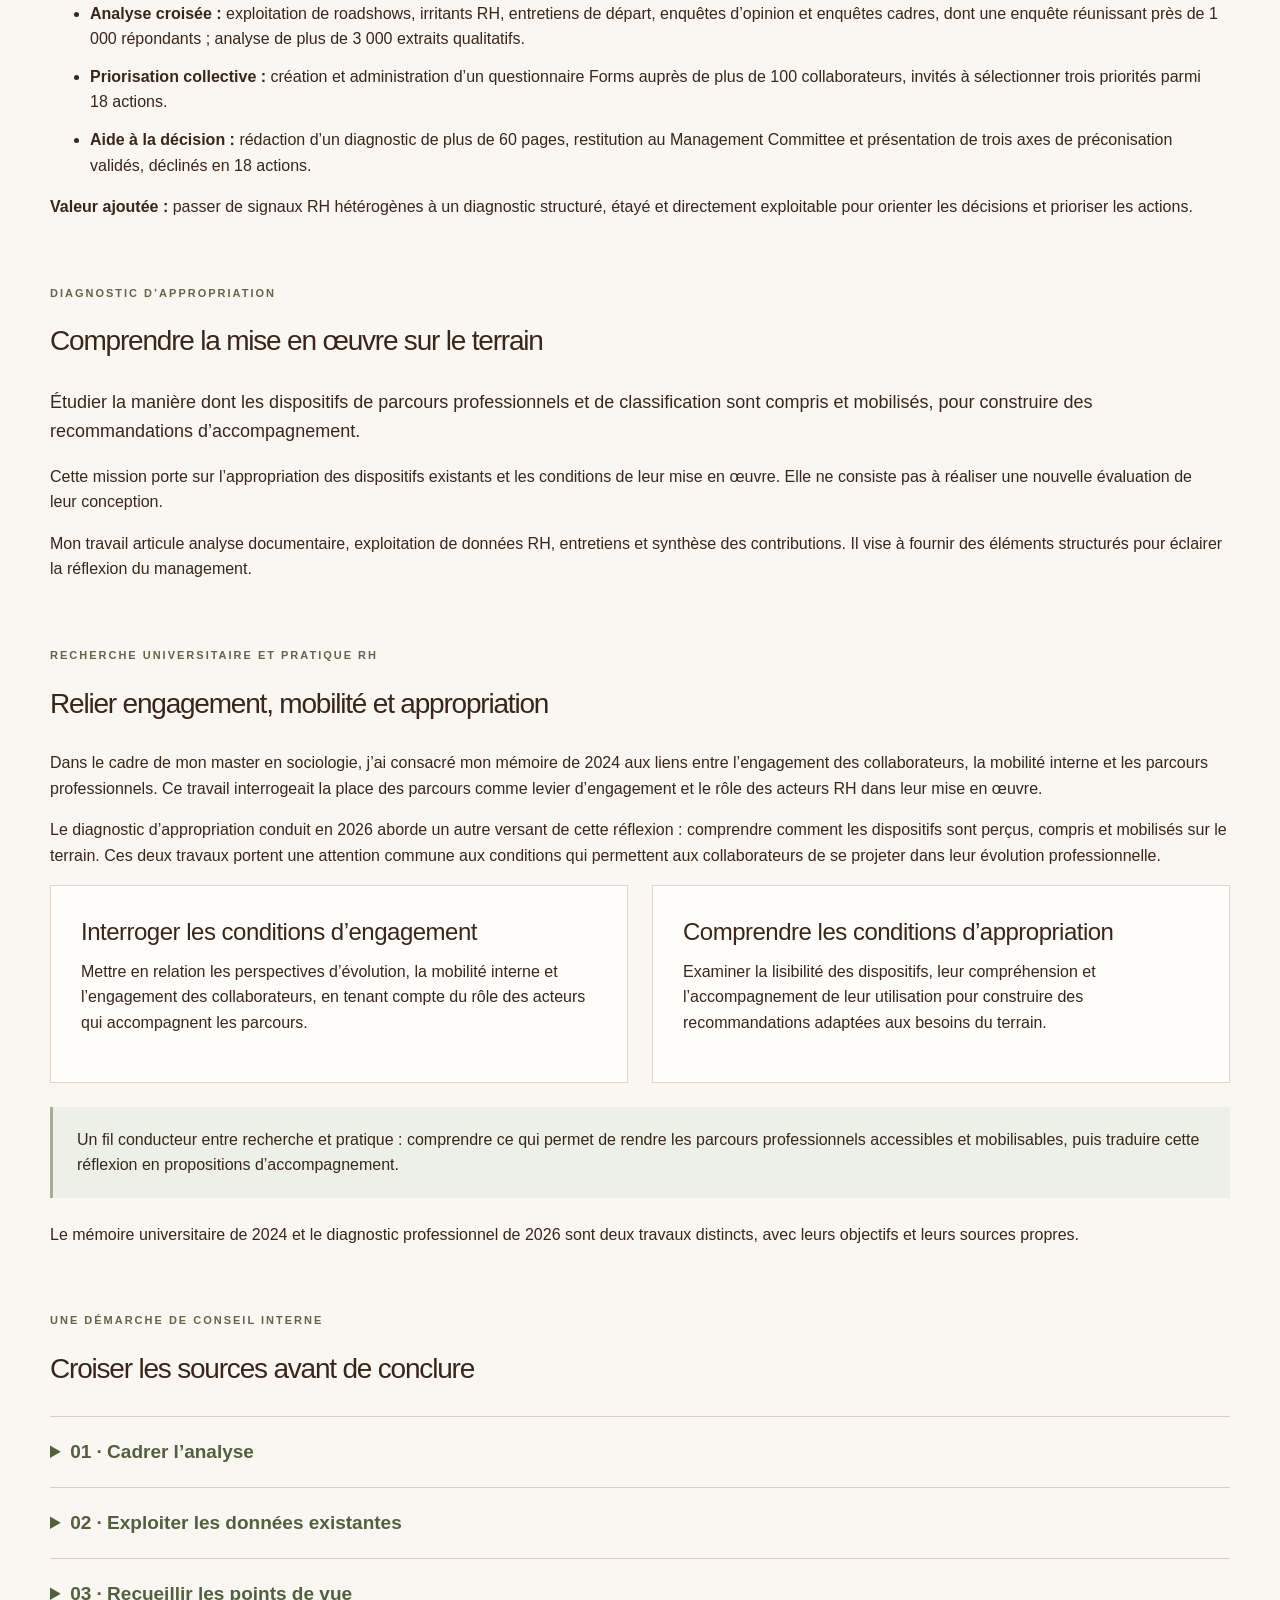
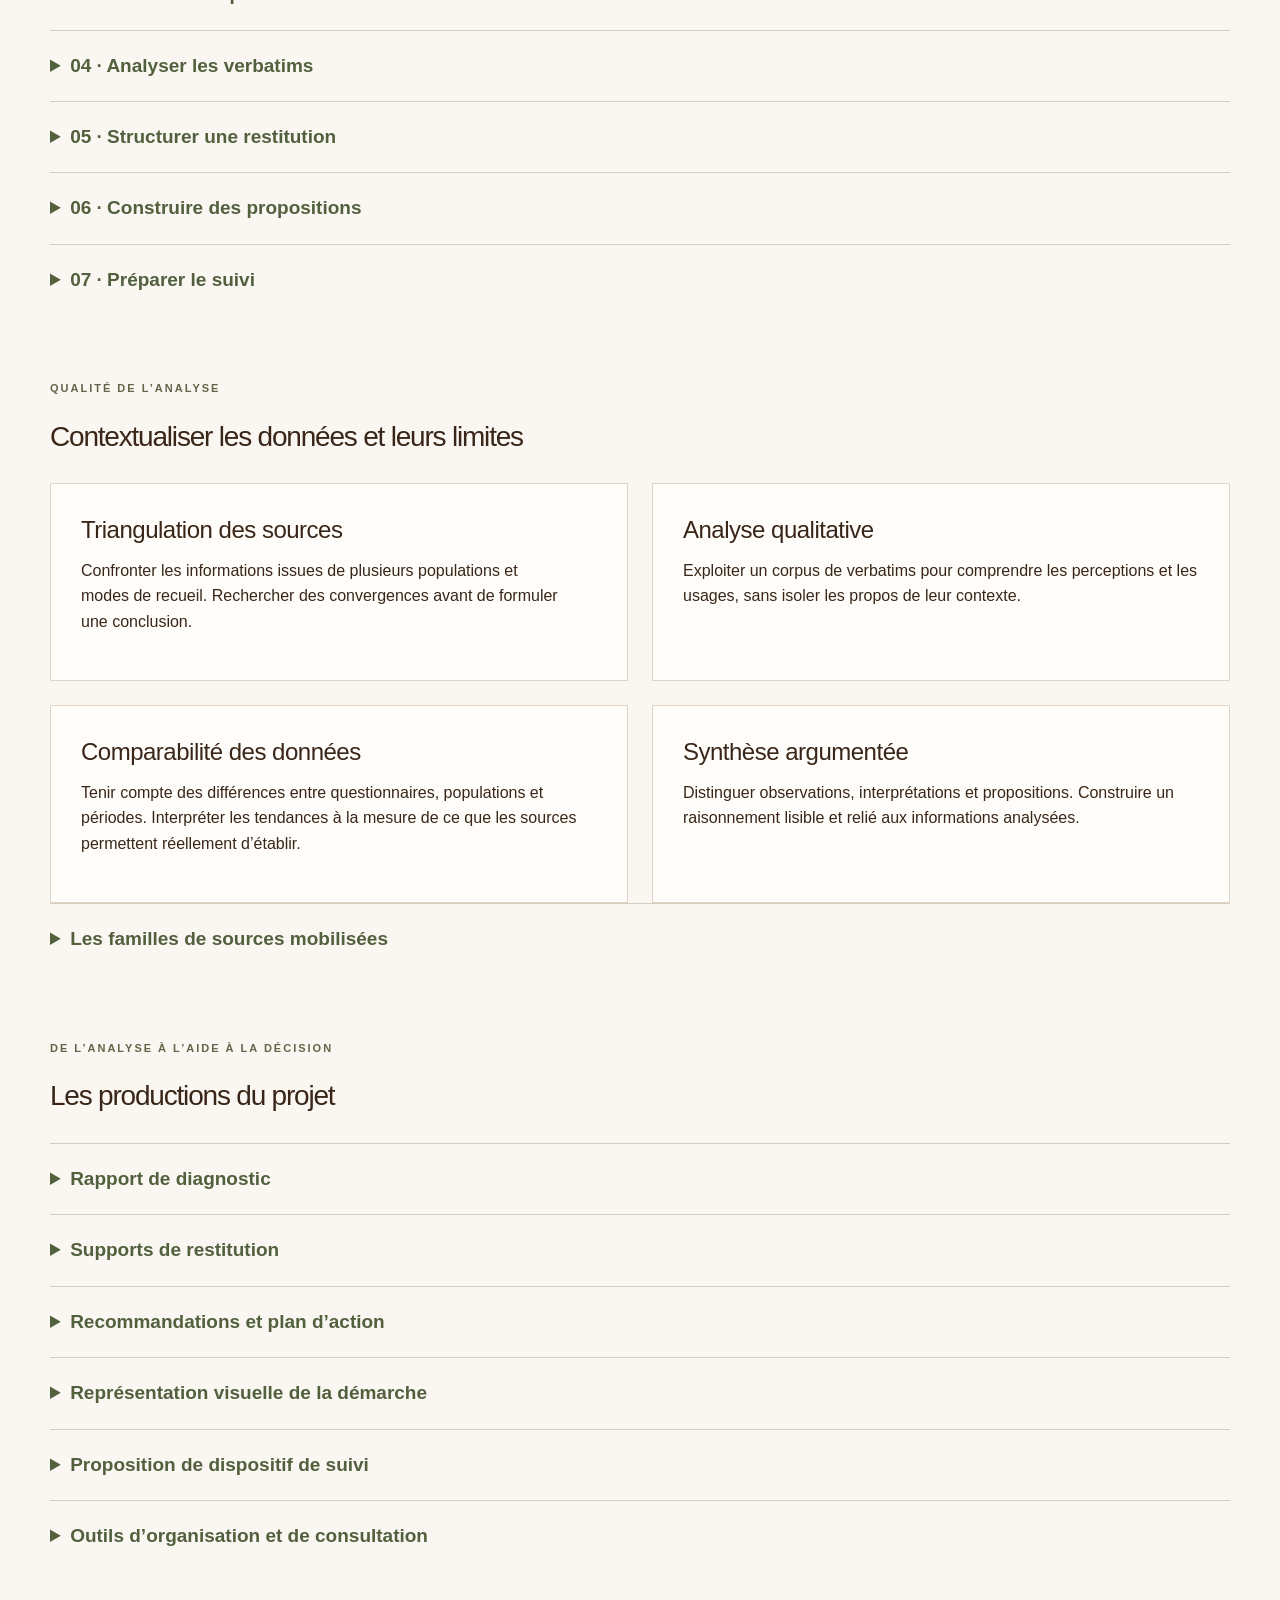
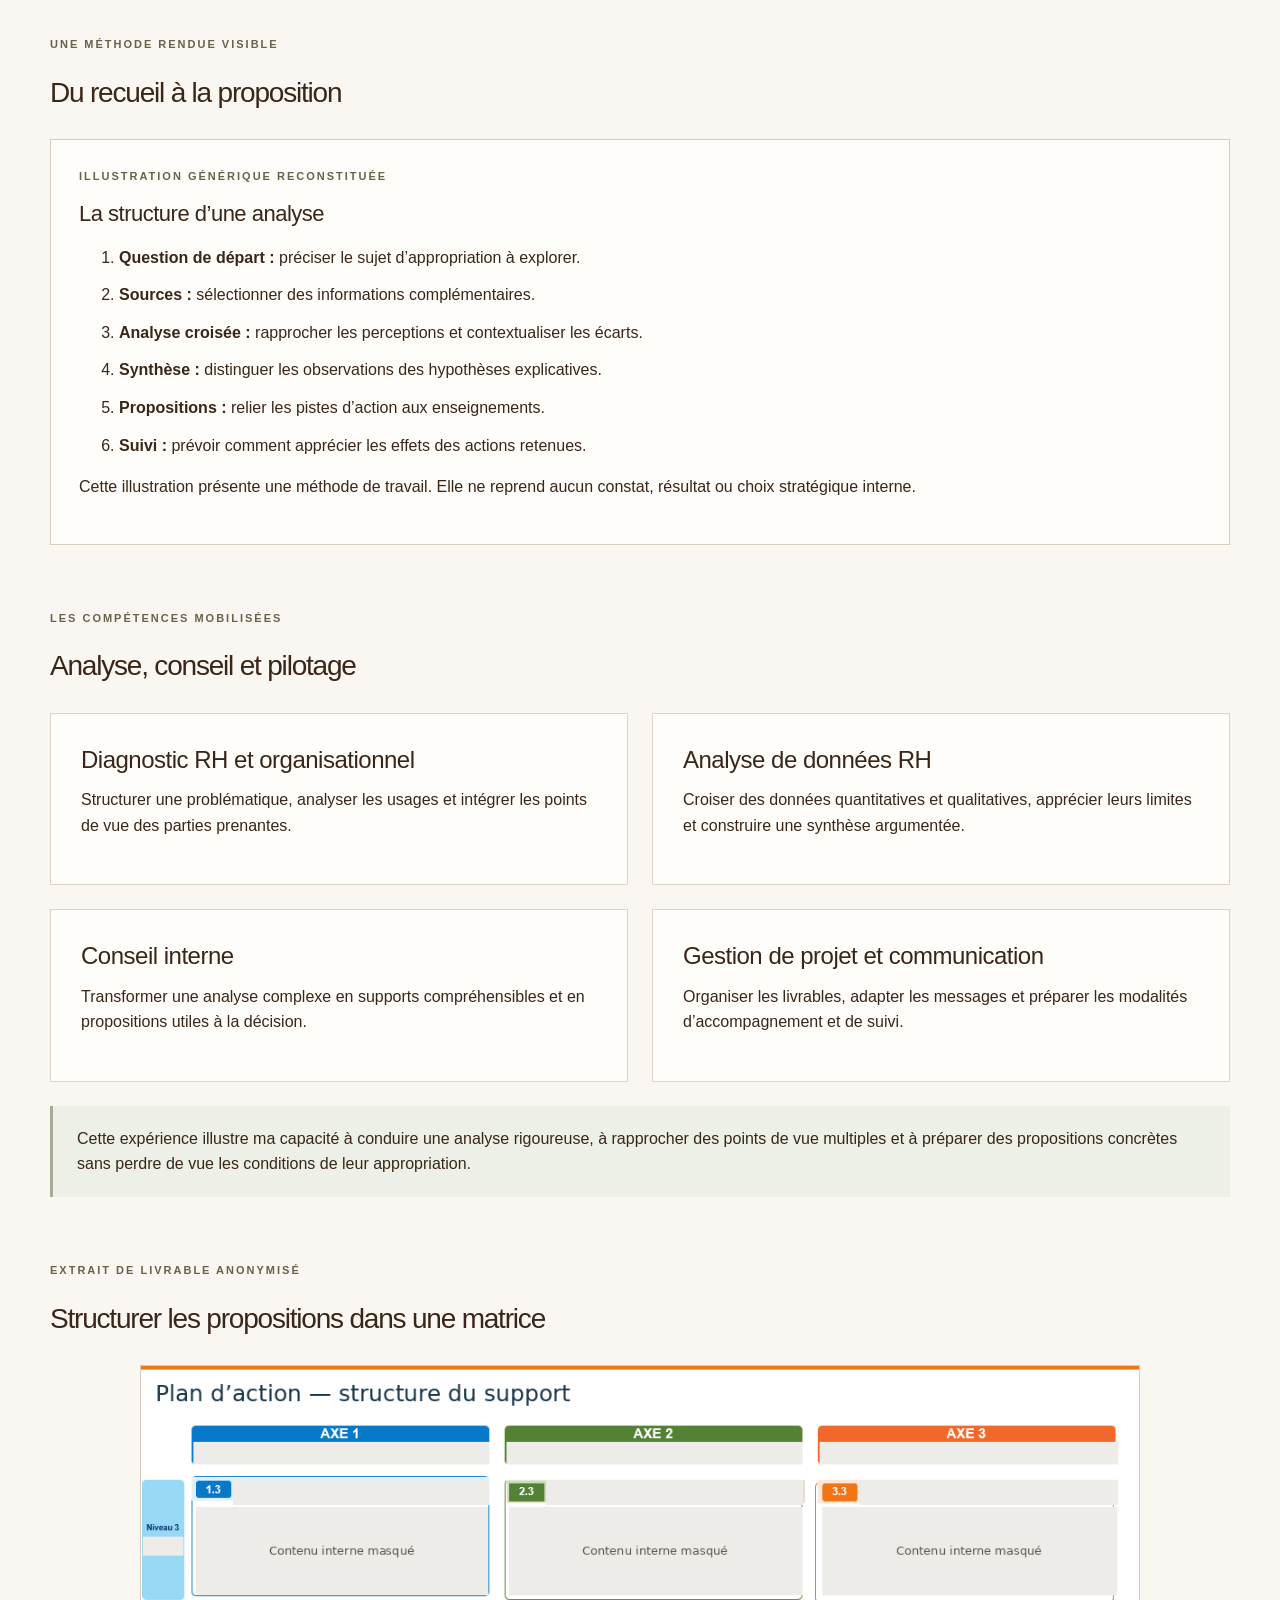
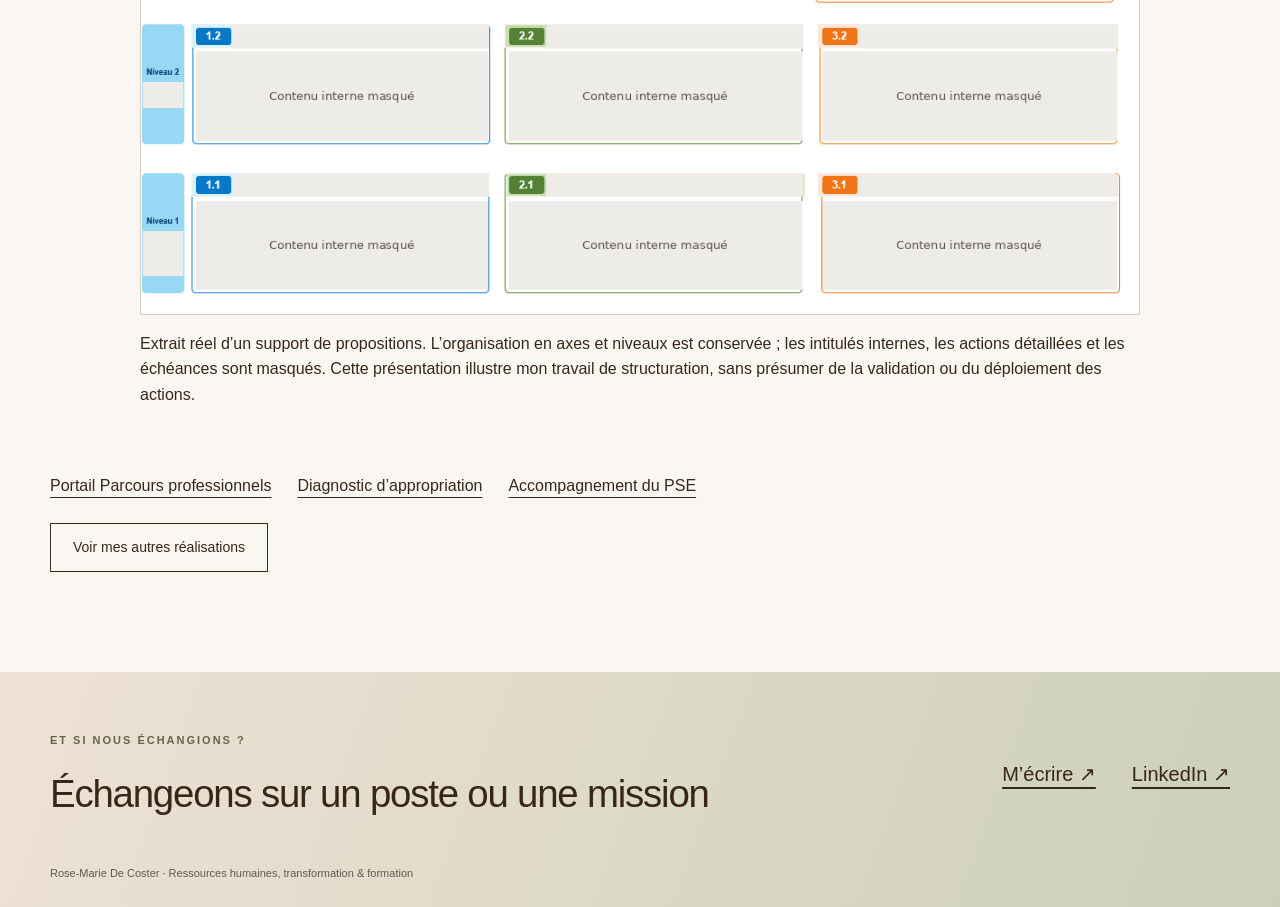
<file: nccm.html>
<!doctype html><html lang="fr"><head><meta charset="utf-8"><meta name="viewport" content="width=device-width,initial-scale=1"><meta name="description" content="Diagnostic d’appropriation : méthode, analyse croisée, restitution et recommandations. Présentation des compétences de Rose-Marie De Coster sans résultats internes."><title>Nouvelle Convention Collective Nationale de la Métallurgie | Rose-Marie De Coster</title><link rel="stylesheet" href="assets/style.css?v=20261111-fluidite"><script src="assets/site.js" defer></script><style>.public-details{border-top:1px solid #d6cbbf;padding:20px 0}.public-details summary{cursor:pointer;font-size:19px;color:#52603d;font-weight:600}.public-details summary:focus-visible{outline:3px solid #6b794b;outline-offset:5px}.public-details>div{padding:20px 0 0;max-width:85ch}.public-links{display:flex;flex-wrap:wrap;gap:16px 26px;margin:25px 0}.example-card{border:1px solid #d6cbbf;background:#fffdf9;padding:28px}.example-card .eyebrow{margin-bottom:14px}.example-card li{margin-bottom:12px}.project-detail .skill-card h3{font-size:24px}@media(max-width:700px){.example-card{padding:20px}.public-details summary{font-size:17px}}</style><style>.impact-section .impact-grid{display:grid;grid-template-columns:repeat(3,minmax(0,1fr));gap:12px;margin:24px 0 28px}.impact-grid>div{background:#f1f1e9;border:1px solid #d8dccb;border-radius:10px;padding:17px;display:flex;flex-direction:column;gap:7px}.impact-grid strong{font-size:clamp(25px,3vw,37px);line-height:1.1;color:#52603d}.impact-grid span{font-size:14px;line-height:1.45}.impact-section li{margin-bottom:12px}@media(max-width:650px){.impact-section .impact-grid{grid-template-columns:repeat(2,minmax(0,1fr))}}</style></head><body><a class="skip" href="#contenu">Aller au contenu</a><header><div class="nav wrap"><a class="brand" href="index.html">Rose-Marie De Coster</a><button class="menu-toggle" aria-expanded="false" aria-controls="navigation">Menu</button><nav id="navigation" aria-label="Navigation principale"><a href="index.html#expertises">Expertises</a><a href="index.html#realisations">Réalisations</a><a href="index.html#parcours">Parcours</a><a href="index.html#formations">Formations</a><a href="index.html#distinction">Distinctions et engagements</a><a href="index.html#contact">Contact</a></nav></div></header><main id="contenu"><div class="wrap detail project-detail"><a class="back" href="index.html#realisations">← Retour aux réalisations</a><p class="eyebrow">RESSOURCES HUMAINES · PROJETS ET TRANSFORMATION</p><h1>Comprendre les usages. Éclairer les décisions. Construire des préconisations et un plan d’action.</h1><p class="lead">Diagnostic d’appropriation des dispositifs de parcours professionnels dans le cadre de la Nouvelle Convention Collective Nationale de la Métallurgie.</p><figure class="editorial-photo"><img src="assets/illustration-collectif.jpg" alt="Équipe réunie autour d’une table pour échanger" width="1400" height="700" loading="lazy"><figcaption>Écouter, croiser les regards et construire ensemble. <a href="https://unsplash.com/photos/DZkYOtfxEvU" target="_blank" rel="noopener noreferrer">Photo d’illustration · Unsplash</a></figcaption></figure><p class="project-status">Présentation publique de ma démarche et de mes compétences. Les données individuelles et modalités propres à l’entreprise ne sont pas reproduites. Un extrait de livrable est présenté avec ses contenus internes masqués.</p><section class="project-section impact-section"><p class="eyebrow">MON APPORT EN CHIFFRES · DIAGNOSTIC RH</p><h2>Transformer des données dispersées en décisions argumentées</h2><div class="impact-grid"><div><strong>3 000+</strong><span>citations et extraits analysés</span></div><div><strong>17</strong><span>entretiens semi-directifs sur quatre périmètres</span></div><div><strong>100+</strong><span>collaborateurs consultés via Forms</span></div><div><strong>60+</strong><span>pages de diagnostic stratégique</span></div><div><strong>18</strong><span>actions proposées</span></div><div><strong>3</strong><span>axes de préconisation validés en Management Committee</span></div></div><h3>Mes contributions concrètes</h3><ul><li><strong>Investigation :</strong> trois semaines d’analyse approfondie de données RH ; conduite de 17 entretiens semi-directifs couvrant quatre grands périmètres de l’entreprise.</li><li><strong>Analyse croisée :</strong> exploitation de roadshows, irritants RH, entretiens de départ, enquêtes d’opinion et enquêtes cadres, dont une enquête réunissant près de 1 000 répondants ; analyse de plus de 3 000 extraits qualitatifs.</li><li><strong>Priorisation collective :</strong> création et administration d’un questionnaire Forms auprès de plus de 100 collaborateurs, invités à sélectionner trois priorités parmi 18 actions.</li><li><strong>Aide à la décision :</strong> rédaction d’un diagnostic de plus de 60 pages, restitution au Management Committee et présentation de trois axes de préconisation validés, déclinés en 18 actions.</li></ul><p><strong>Valeur ajoutée :</strong> passer de signaux RH hétérogènes à un diagnostic structuré, étayé et directement exploitable pour orienter les décisions et prioriser les actions.</p></section><section class="project-section" aria-labelledby="mission"><p class="eyebrow">DIAGNOSTIC D’APPROPRIATION</p><h2 id="mission">Comprendre la mise en œuvre sur le terrain</h2><p class="intro">Étudier la manière dont les dispositifs de parcours professionnels et de classification sont compris et mobilisés, pour construire des recommandations d’accompagnement.</p><p>Cette mission porte sur l’appropriation des dispositifs existants et les conditions de leur mise en œuvre. Elle ne consiste pas à réaliser une nouvelle évaluation de leur conception.</p><p>Mon travail articule analyse documentaire, exploitation de données RH, entretiens et synthèse des contributions. Il vise à fournir des éléments structurés pour éclairer la réflexion du management.</p></section><section class="project-section" aria-labelledby="recherche"><p class="eyebrow">RECHERCHE UNIVERSITAIRE ET PRATIQUE RH</p><h2 id="recherche">Relier engagement, mobilité et appropriation</h2><p>Dans le cadre de mon master en sociologie, j’ai consacré mon mémoire de 2024 aux liens entre l’engagement des collaborateurs, la mobilité interne et les parcours professionnels. Ce travail interrogeait la place des parcours comme levier d’engagement et le rôle des acteurs RH dans leur mise en œuvre.</p><p>Le diagnostic d’appropriation conduit en 2026 aborde un autre versant de cette réflexion : comprendre comment les dispositifs sont perçus, compris et mobilisés sur le terrain. Ces deux travaux portent une attention commune aux conditions qui permettent aux collaborateurs de se projeter dans leur évolution professionnelle.</p><div class="skills-grid"><article class="skill-card"><h3>Interroger les conditions d’engagement</h3><p>Mettre en relation les perspectives d’évolution, la mobilité interne et l’engagement des collaborateurs, en tenant compte du rôle des acteurs qui accompagnent les parcours.</p></article><article class="skill-card"><h3>Comprendre les conditions d’appropriation</h3><p>Examiner la lisibilité des dispositifs, leur compréhension et l’accompagnement de leur utilisation pour construire des recommandations adaptées aux besoins du terrain.</p></article></div><p class="training-takeaway">Un fil conducteur entre recherche et pratique : comprendre ce qui permet de rendre les parcours professionnels accessibles et mobilisables, puis traduire cette réflexion en propositions d’accompagnement.</p><p>Le mémoire universitaire de 2024 et le diagnostic professionnel de 2026 sont deux travaux distincts, avec leurs objectifs et leurs sources propres.</p></section><section class="project-section" aria-labelledby="methode"><p class="eyebrow">UNE DÉMARCHE DE CONSEIL INTERNE</p><h2 id="methode">Croiser les sources avant de conclure</h2><details class="public-details"><summary>01 · Cadrer l’analyse</summary><div><p>Comprendre les objectifs des dispositifs, préciser la problématique et organiser les informations nécessaires à l’étude de leur appropriation.</p></div></details><details class="public-details"><summary>02 · Exploiter les données existantes</summary><div><p>Analyser les enquêtes collaborateurs, les retours d’expérience et les données disponibles en tenant compte de leur date, de leur périmètre et de leur finalité.</p></div></details><details class="public-details"><summary>03 · Recueillir les points de vue</summary><div><p>Mettre en perspective la parole des salariés, les observations des managers, les retours des équipes RH et les contributions des partenaires sociaux.</p></div></details><details class="public-details"><summary>04 · Analyser les verbatims</summary><div><p>Organiser les retours qualitatifs par thèmes, rechercher les convergences et examiner les différences de perception. Aucun constat ne repose sur une source unique.</p></div></details><details class="public-details"><summary>05 · Structurer une restitution</summary><div><p>Hiérarchiser les enseignements et préparer une présentation synthétique destinée au management, en reliant les analyses aux questions à traiter.</p></div></details><details class="public-details"><summary>06 · Construire des propositions</summary><div><p>Traduire les enseignements en pistes de réflexion, recommandations et propositions d’action. Distinguer les propositions des actions effectivement déployées.</p></div></details><details class="public-details"><summary>07 · Préparer le suivi</summary><div><p>Proposer des indicateurs et des modalités de gouvernance pour accompagner la mise en œuvre et permettre des ajustements dans la durée.</p></div></details></section><section class="project-section" aria-labelledby="rigueur"><p class="eyebrow">QUALITÉ DE L’ANALYSE</p><h2 id="rigueur">Contextualiser les données et leurs limites</h2><div class="skills-grid"><article class="skill-card"><h3>Triangulation des sources</h3><p>Confronter les informations issues de plusieurs populations et modes de recueil. Rechercher des convergences avant de formuler une conclusion.</p></article><article class="skill-card"><h3>Analyse qualitative</h3><p>Exploiter un corpus de verbatims pour comprendre les perceptions et les usages, sans isoler les propos de leur contexte.</p></article><article class="skill-card"><h3>Comparabilité des données</h3><p>Tenir compte des différences entre questionnaires, populations et périodes. Interpréter les tendances à la mesure de ce que les sources permettent réellement d’établir.</p></article><article class="skill-card"><h3>Synthèse argumentée</h3><p>Distinguer observations, interprétations et propositions. Construire un raisonnement lisible et relié aux informations analysées.</p></article></div><details class="public-details"><summary>Les familles de sources mobilisées</summary><div><ul><li>Documentation des dispositifs et supports RH existants.</li><li>Enquêtes collaborateurs et retours qualitatifs.</li><li>Entretiens de départ et retours d’expérience.</li><li>Entretiens et échanges avec les managers et les équipes RH.</li><li>Contributions des partenaires sociaux.</li></ul><p>Les noms des enquêtes, leurs résultats, les compositions détaillées des panels et les propos recueillis ne sont pas publiés.</p></div></details></section><section class="project-section" aria-labelledby="livrables"><p class="eyebrow">DE L’ANALYSE À L’AIDE À LA DÉCISION</p><h2 id="livrables">Les productions du projet</h2><details class="public-details"><summary>Rapport de diagnostic</summary><div><p>Consolider la méthode, organiser les enseignements et formuler les pistes de réflexion. Le rapport interne n’est pas disponible en téléchargement.</p></div></details><details class="public-details"><summary>Supports de restitution</summary><div><p>Adapter la présentation aux instances de management : exposer la démarche, rendre les informations compréhensibles et préparer la discussion.</p></div></details><details class="public-details"><summary>Recommandations et plan d’action</summary><div><p>Organiser les propositions, réfléchir à leur priorisation et prévoir les conditions de leur suivi. Les arbitrages et la feuille de route interne ne sont pas reproduits.</p></div></details><details class="public-details"><summary>Représentation visuelle de la démarche</summary><div><p>Concevoir une représentation d’ensemble pour faciliter la compréhension des liens entre objectifs, actions et pilotage.</p></div></details><details class="public-details"><summary>Proposition de dispositif de suivi</summary><div><p>Contribuer à la conception d’un cadre de gouvernance et d’indicateurs pour suivre la démarche dans le temps.</p></div></details><details class="public-details"><summary>Outils d’organisation et de consultation</summary><div><p>Préparer des supports de priorisation, de suivi des actions et d’identification des points de vigilance, ainsi que des supports de communication.</p></div></details></section><section class="project-section" aria-labelledby="illustration"><p class="eyebrow">UNE MÉTHODE RENDUE VISIBLE</p><h2 id="illustration">Du recueil à la proposition</h2><div class="example-card"><p class="eyebrow">ILLUSTRATION GÉNÉRIQUE RECONSTITUÉE</p><h3>La structure d’une analyse</h3><ol><li><strong>Question de départ :</strong> préciser le sujet d’appropriation à explorer.</li><li><strong>Sources :</strong> sélectionner des informations complémentaires.</li><li><strong>Analyse croisée :</strong> rapprocher les perceptions et contextualiser les écarts.</li><li><strong>Synthèse :</strong> distinguer les observations des hypothèses explicatives.</li><li><strong>Propositions :</strong> relier les pistes d’action aux enseignements.</li><li><strong>Suivi :</strong> prévoir comment apprécier les effets des actions retenues.</li></ol><p>Cette illustration présente une méthode de travail. Elle ne reprend aucun constat, résultat ou choix stratégique interne.</p></div></section><section class="project-section" aria-labelledby="competences"><p class="eyebrow">LES COMPÉTENCES MOBILISÉES</p><h2 id="competences">Analyse, conseil et pilotage</h2><div class="skills-grid"><article class="skill-card"><h3>Diagnostic RH et organisationnel</h3><p>Structurer une problématique, analyser les usages et intégrer les points de vue des parties prenantes.</p></article><article class="skill-card"><h3>Analyse de données RH</h3><p>Croiser des données quantitatives et qualitatives, apprécier leurs limites et construire une synthèse argumentée.</p></article><article class="skill-card"><h3>Conseil interne</h3><p>Transformer une analyse complexe en supports compréhensibles et en propositions utiles à la décision.</p></article><article class="skill-card"><h3>Gestion de projet et communication</h3><p>Organiser les livrables, adapter les messages et préparer les modalités d’accompagnement et de suivi.</p></article></div><p class="training-takeaway">Cette expérience illustre ma capacité à conduire une analyse rigoureuse, à rapprocher des points de vue multiples et à préparer des propositions concrètes sans perdre de vue les conditions de leur appropriation.</p></section><section class="project-section" aria-labelledby="extrait-anonymise"><p class="eyebrow">EXTRAIT DE LIVRABLE ANONYMISÉ</p><h2 id="extrait-anonymise">Structurer les propositions dans une matrice</h2><figure style="margin:28px auto;max-width:1000px"><a href="assets/plan-actions-extrait-anonymise.png" target="_blank" rel="noopener"><img src="assets/plan-actions-extrait-anonymise.png" alt="Structurer les propositions dans une matrice — contenus internes masqués" width="1106" height="607" loading="lazy" style="display:block;width:100%;height:auto;border:1px solid #d6cbbf"></a><figcaption style="margin-top:16px">Extrait réel d’un support de propositions. L’organisation en axes et niveaux est conservée ; les intitulés internes, les actions détaillées et les échéances sont masqués. Cette présentation illustre mon travail de structuration, sans présumer de la validation ou du déploiement des actions.</figcaption></figure></section><div class="public-links"><a href="parcours-professionnels.html">Portail Parcours professionnels</a><a href="nccm.html">Diagnostic d’appropriation</a><a href="pse.html">Accompagnement du PSE</a></div><a class="button secondary" href="index.html#realisations">Voir mes autres réalisations</a></div></main><footer id="contact"><div class="wrap contact"><div><span class="eyebrow">ET SI NOUS ÉCHANGIONS ?</span><h2>Échangeons sur un poste ou une mission</h2></div><div class="contact-links"><a href="mailto:decoster59790@gmail.com">M’écrire ↗</a><a href="https://www.linkedin.com/in/rose-marie-de-coster-1b9457264/" target="_blank" rel="noopener noreferrer">LinkedIn ↗</a></div></div><div class="wrap footnote">Rose-Marie De Coster · Ressources humaines, transformation & formation</div></footer></body></html>
</file>
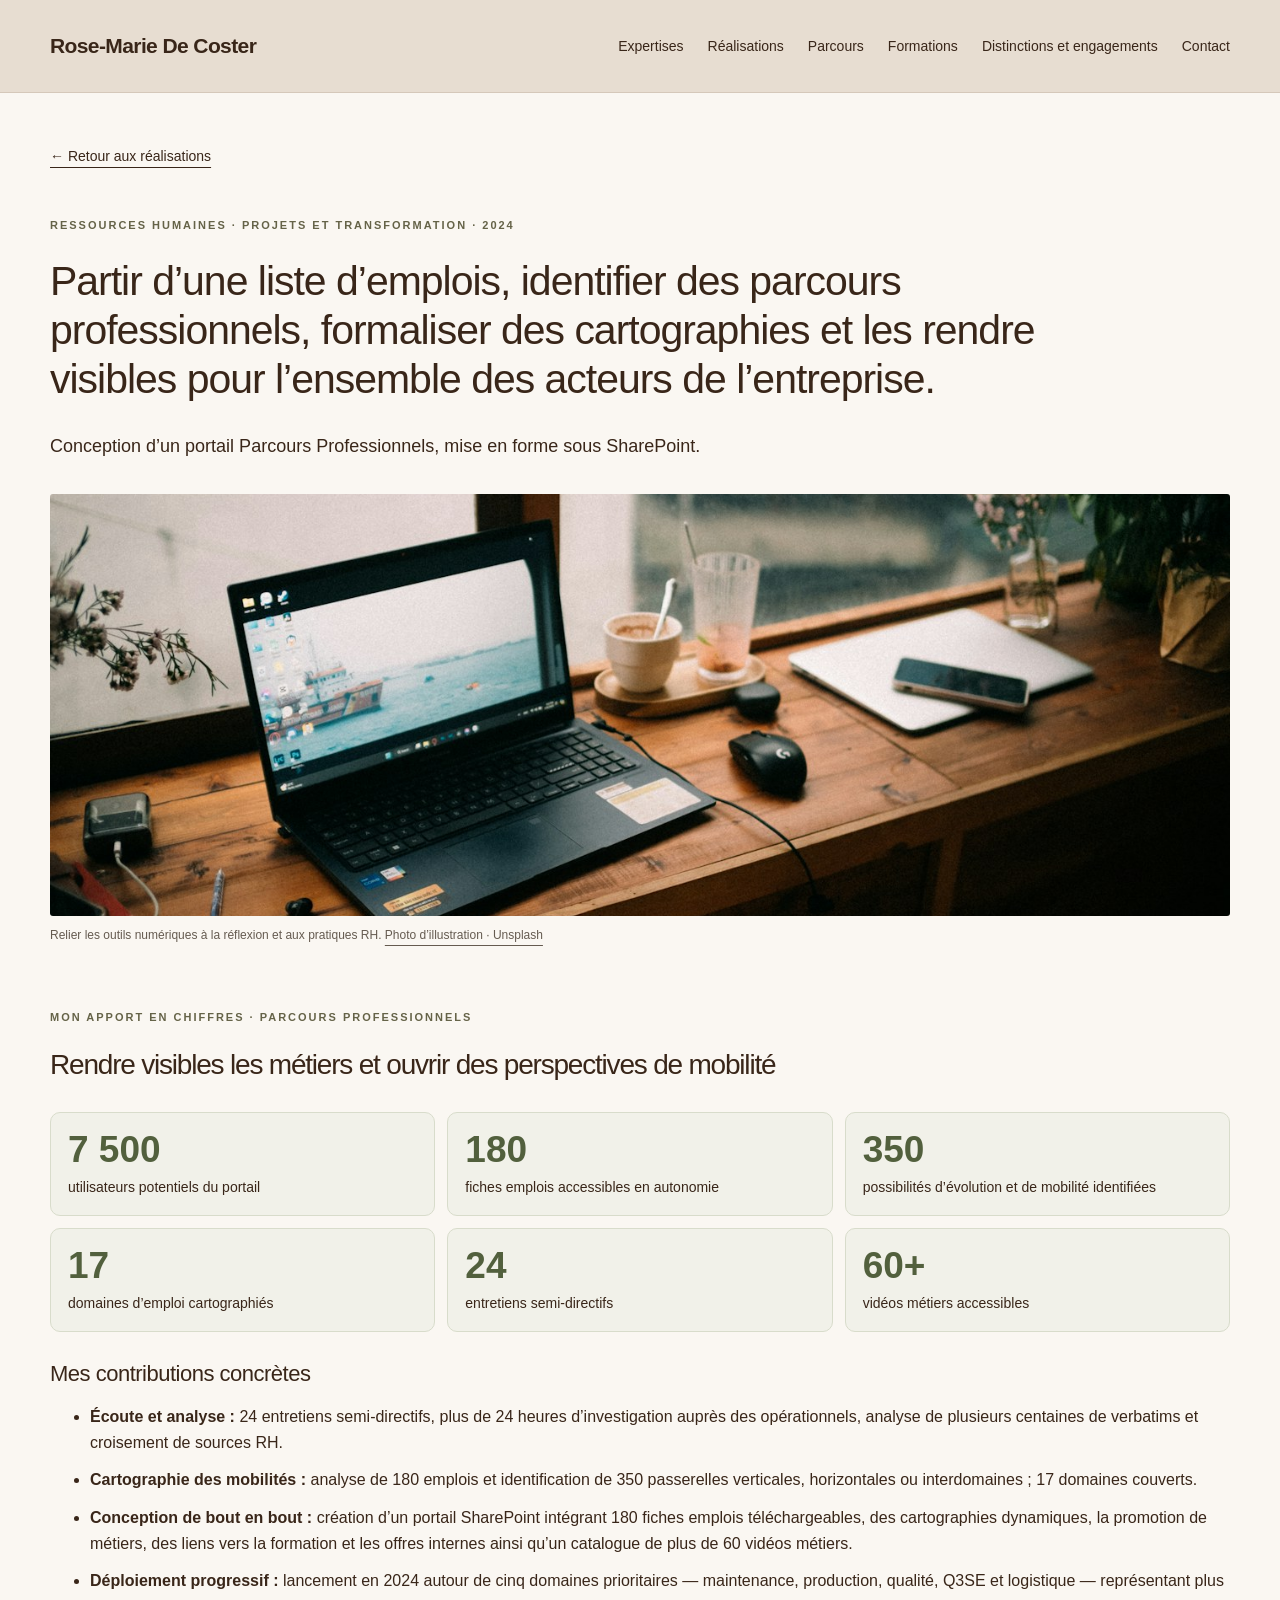
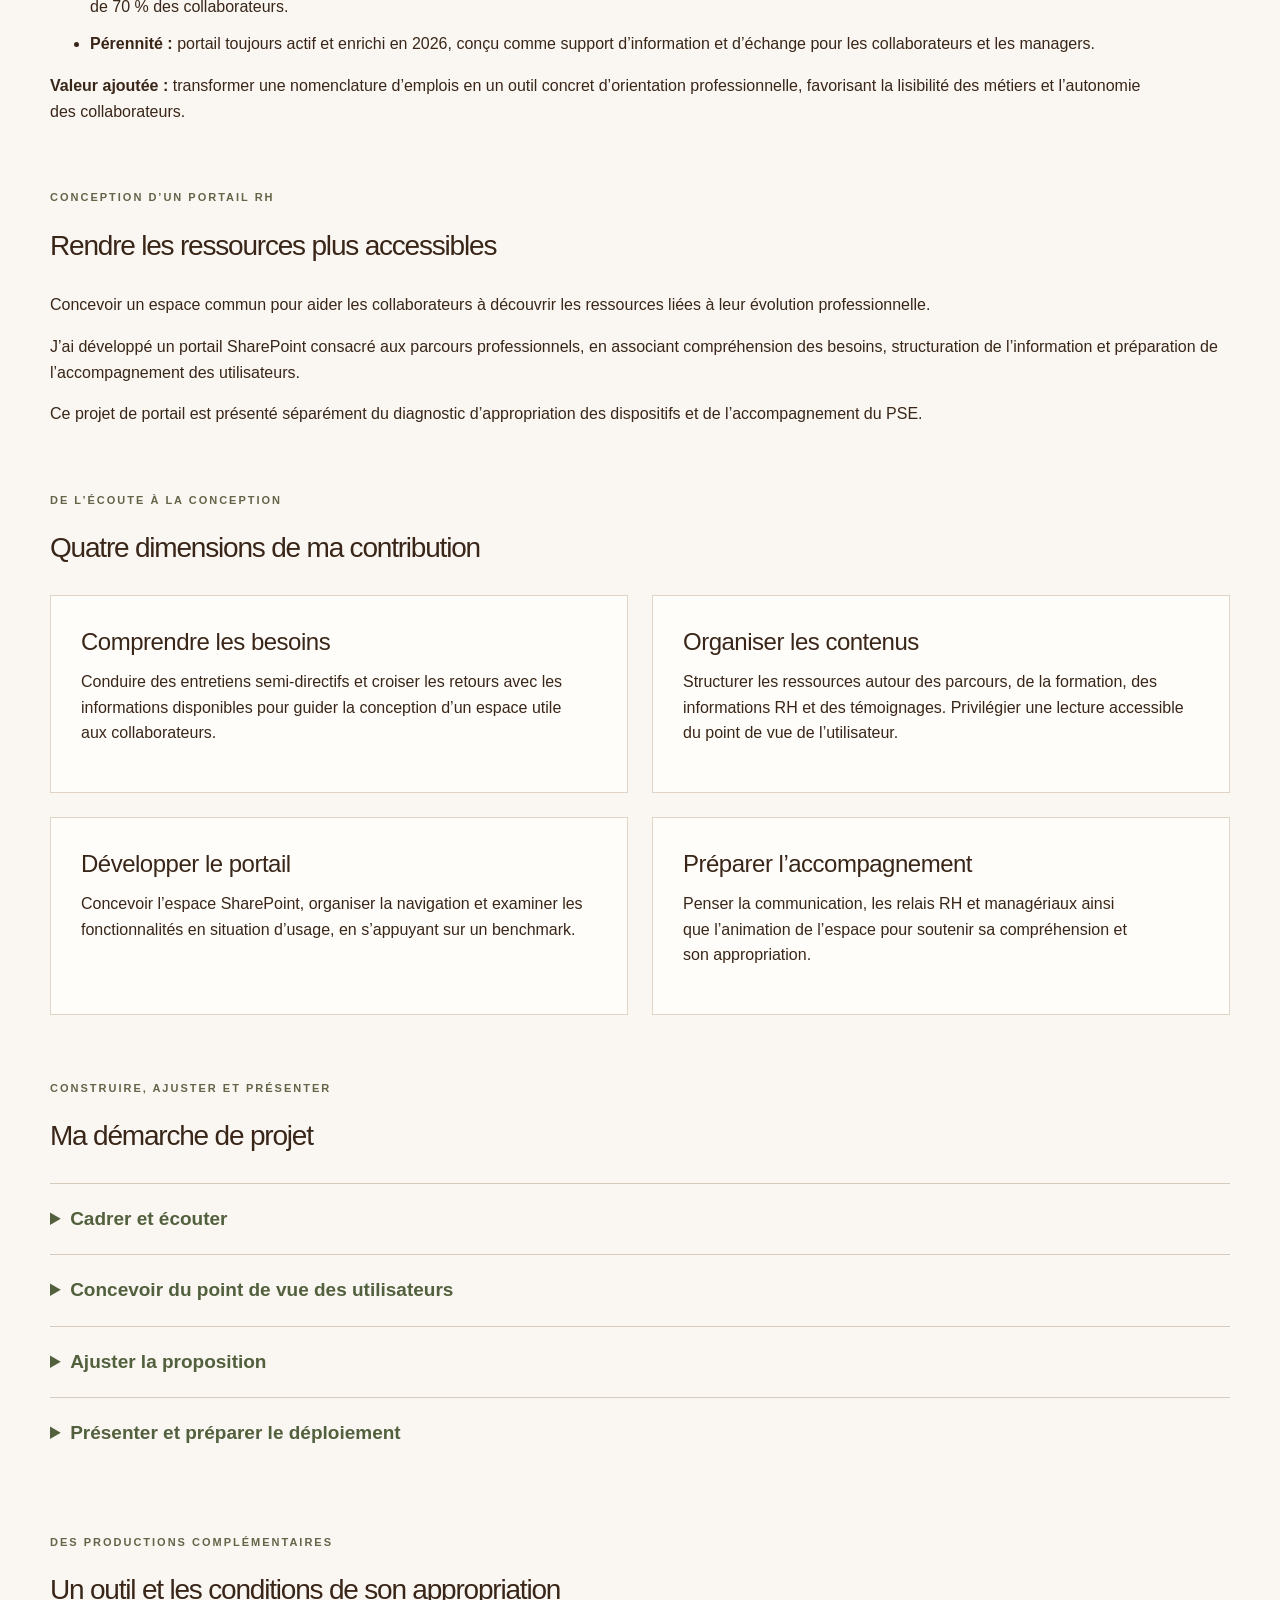
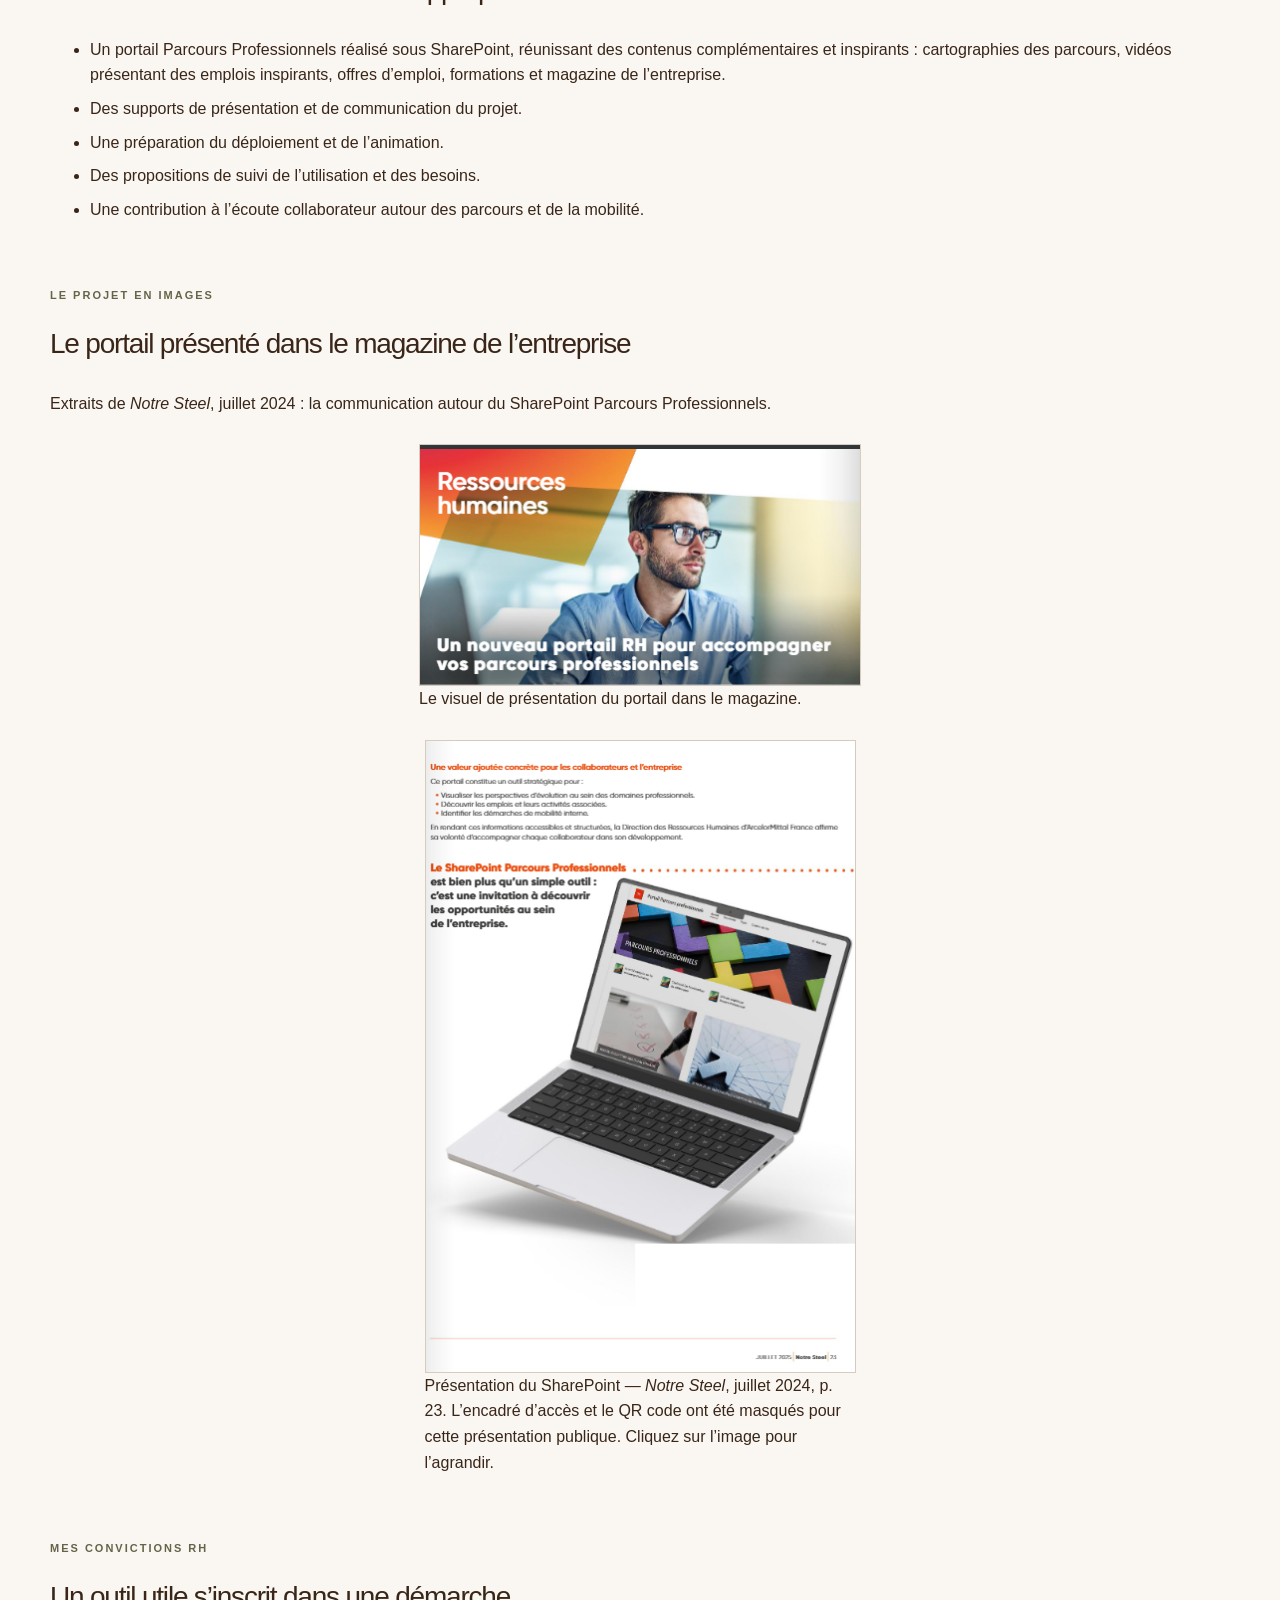
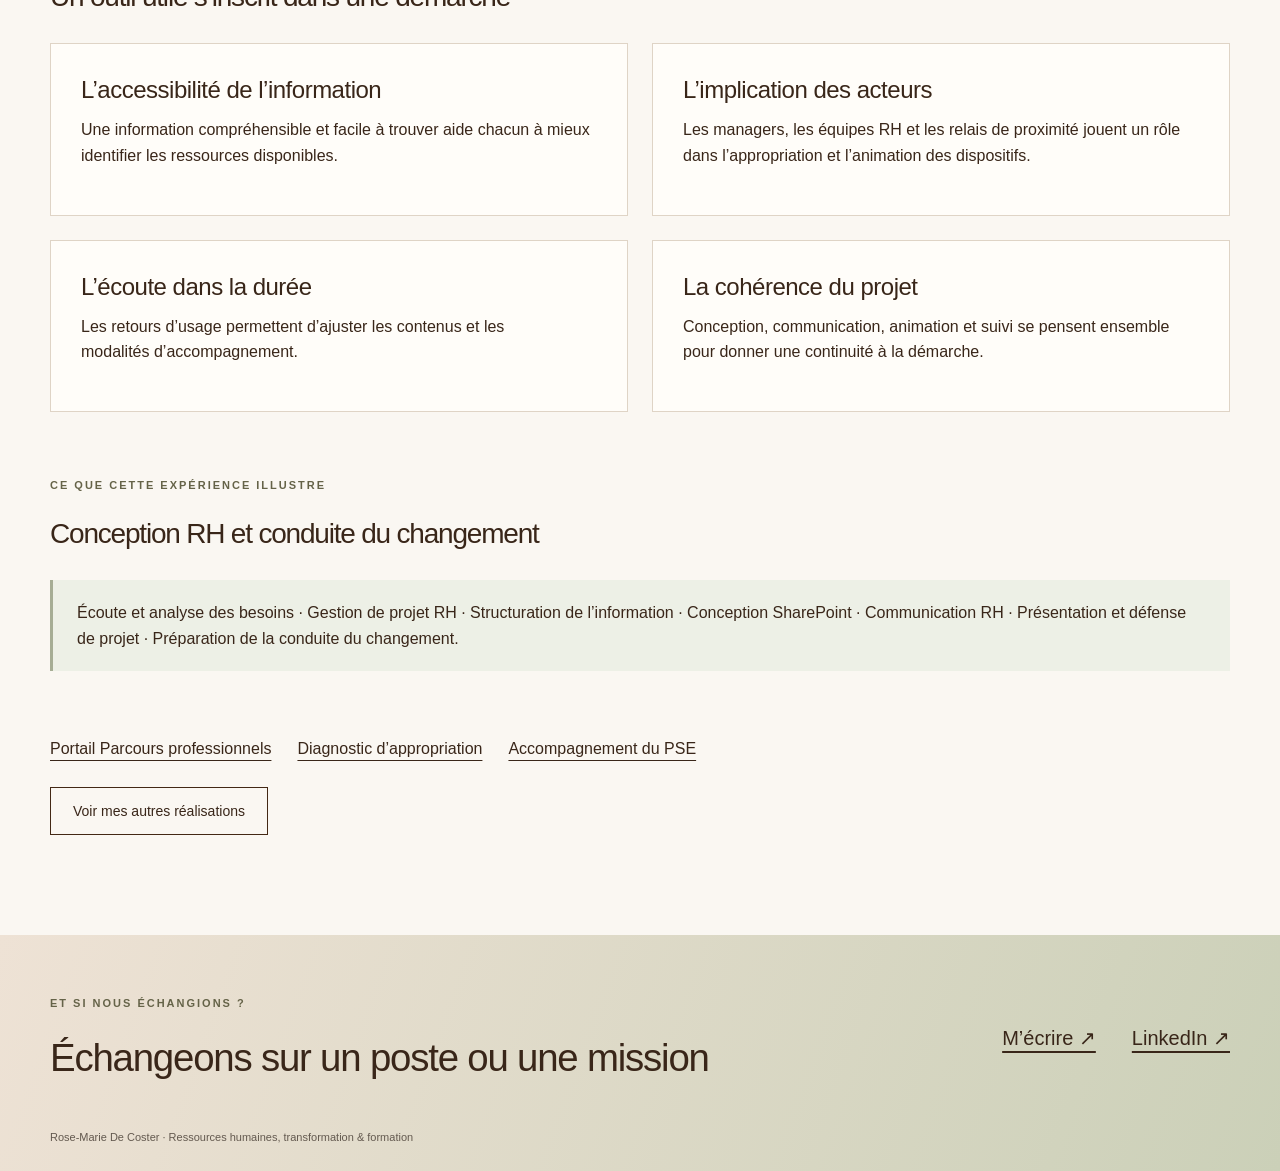
<file: parcours-professionnels.html>
<!doctype html><html lang="fr"><head><meta charset="utf-8"><meta name="viewport" content="width=device-width,initial-scale=1"><meta name="description" content="Conception d’un portail RH : écoute des besoins, organisation des contenus, SharePoint et conduite du changement. Extraits du magazine présentant le projet, accès interne masqué."><title>Parcours professionnels | Rose-Marie De Coster</title><link rel="stylesheet" href="assets/style.css?v=parcours-20261111"><script src="assets/site.js" defer></script><style>.public-details{border-top:1px solid #d6cbbf;padding:20px 0}.public-details summary{cursor:pointer;font-size:19px;color:#52603d;font-weight:600}.public-details summary:focus-visible{outline:3px solid #6b794b;outline-offset:5px}.public-details>div{padding:20px 0 0;max-width:85ch}.public-links{display:flex;flex-wrap:wrap;gap:16px 26px;margin:25px 0}.example-card{border:1px solid #d6cbbf;background:#fffdf9;padding:28px}.example-card .eyebrow{margin-bottom:14px}.example-card li{margin-bottom:12px}.project-detail .skill-card h3{font-size:24px}@media(max-width:700px){.example-card{padding:20px}.public-details summary{font-size:17px}}</style><style>.impact-section .impact-grid{display:grid;grid-template-columns:repeat(3,minmax(0,1fr));gap:12px;margin:24px 0 28px}.impact-grid>div{background:#f1f1e9;border:1px solid #d8dccb;border-radius:10px;padding:17px;display:flex;flex-direction:column;gap:7px}.impact-grid strong{font-size:clamp(25px,3vw,37px);line-height:1.1;color:#52603d}.impact-grid span{font-size:14px;line-height:1.45}.impact-section li{margin-bottom:12px}@media(max-width:650px){.impact-section .impact-grid{grid-template-columns:repeat(2,minmax(0,1fr))}}</style></head><body><a class="skip" href="#contenu">Aller au contenu</a><header><div class="nav wrap"><a class="brand" href="index.html">Rose-Marie De Coster</a><button class="menu-toggle" aria-expanded="false" aria-controls="navigation">Menu</button><nav id="navigation" aria-label="Navigation principale"><a href="index.html#expertises">Expertises</a><a href="index.html#realisations">Réalisations</a><a href="index.html#parcours">Parcours</a><a href="index.html#formations">Formations</a><a href="index.html#distinction">Distinctions et engagements</a><a href="index.html#contact">Contact</a></nav></div></header><main id="contenu"><div class="wrap detail project-detail"><a class="back" href="index.html#realisations">← Retour aux réalisations</a><p class="eyebrow">RESSOURCES HUMAINES · PROJETS ET TRANSFORMATION · 2024</p><h1 class="parcours-project-title">Partir d’une liste d’emplois, identifier des parcours professionnels, formaliser des cartographies et les rendre visibles pour l’ensemble des acteurs de l’entreprise.</h1><p class="lead">Conception d’un portail Parcours Professionnels, mise en forme sous SharePoint.</p><figure class="editorial-photo"><img src="assets/illustration-numerique.jpg" alt="Ordinateur portable et carnet sur une table de travail" width="1400" height="700" loading="lazy"><figcaption>Relier les outils numériques à la réflexion et aux pratiques RH. <a href="https://unsplash.com/photos/v6vxTvqeVuo" target="_blank" rel="noopener noreferrer">Photo d’illustration · Unsplash</a></figcaption></figure><section class="project-section impact-section"><p class="eyebrow">MON APPORT EN CHIFFRES · PARCOURS PROFESSIONNELS</p><h2>Rendre visibles les métiers et ouvrir des perspectives de mobilité</h2><div class="impact-grid"><div><strong>7 500</strong><span>utilisateurs potentiels du portail</span></div><div><strong>180</strong><span>fiches emplois accessibles en autonomie</span></div><div><strong>350</strong><span>possibilités d’évolution et de mobilité identifiées</span></div><div><strong>17</strong><span>domaines d’emploi cartographiés</span></div><div><strong>24</strong><span>entretiens semi-directifs</span></div><div><strong>60+</strong><span>vidéos métiers accessibles</span></div></div><h3>Mes contributions concrètes</h3><ul><li><strong>Écoute et analyse :</strong> 24 entretiens semi-directifs, plus de 24 heures d’investigation auprès des opérationnels, analyse de plusieurs centaines de verbatims et croisement de sources RH.</li><li><strong>Cartographie des mobilités :</strong> analyse de 180 emplois et identification de 350 passerelles verticales, horizontales ou interdomaines ; 17 domaines couverts.</li><li><strong>Conception de bout en bout :</strong> création d’un portail SharePoint intégrant 180 fiches emplois téléchargeables, des cartographies dynamiques, la promotion de métiers, des liens vers la formation et les offres internes ainsi qu’un catalogue de plus de 60 vidéos métiers.</li><li><strong>Déploiement progressif :</strong> lancement en 2024 autour de cinq domaines prioritaires — maintenance, production, qualité, Q3SE et logistique — représentant plus de 70 % des collaborateurs.</li><li><strong>Pérennité :</strong> portail toujours actif et enrichi en 2026, conçu comme support d’information et d’échange pour les collaborateurs et les managers.</li></ul><p><strong>Valeur ajoutée :</strong> transformer une nomenclature d’emplois en un outil concret d’orientation professionnelle, favorisant la lisibilité des métiers et l’autonomie des collaborateurs.</p></section><section class="project-section" aria-labelledby="mission"><p class="eyebrow">CONCEPTION D’UN PORTAIL RH</p><h2 id="mission">Rendre les ressources plus accessibles</h2><p class="intro parcours-mission-intro">Concevoir un espace commun pour aider les collaborateurs à découvrir les ressources liées à leur évolution professionnelle.</p><p>J’ai développé un portail SharePoint consacré aux parcours professionnels, en associant compréhension des besoins, structuration de l’information et préparation de l’accompagnement des utilisateurs.</p><p>Ce projet de portail est présenté séparément du diagnostic d’appropriation des dispositifs et de l’accompagnement du PSE.</p></section><section class="project-section" aria-labelledby="contributions"><p class="eyebrow">DE L’ÉCOUTE À LA CONCEPTION</p><h2 id="contributions">Quatre dimensions de ma contribution</h2><div class="skills-grid"><article class="skill-card"><h3>Comprendre les besoins</h3><p>Conduire des entretiens semi-directifs et croiser les retours avec les informations disponibles pour guider la conception d’un espace utile aux collaborateurs.</p></article><article class="skill-card"><h3>Organiser les contenus</h3><p>Structurer les ressources autour des parcours, de la formation, des informations RH et des témoignages. Privilégier une lecture accessible du point de vue de l’utilisateur.</p></article><article class="skill-card"><h3>Développer le portail</h3><p>Concevoir l’espace SharePoint, organiser la navigation et examiner les fonctionnalités en situation d’usage, en s’appuyant sur un benchmark.</p></article><article class="skill-card"><h3>Préparer l’accompagnement</h3><p>Penser la communication, les relais RH et managériaux ainsi que l’animation de l’espace pour soutenir sa compréhension et son appropriation.</p></article></div></section><section class="project-section" aria-labelledby="demarche"><p class="eyebrow">CONSTRUIRE, AJUSTER ET PRÉSENTER</p><h2 id="demarche">Ma démarche de projet</h2><details class="public-details"><summary>Cadrer et écouter</summary><div><p>Réaliser un état des lieux, prendre en compte les engagements de l’entreprise envers les partenaires sociaux, identifier les interlocuteurs clés et instaurer une coopération en mode projet.</p></div></details><details class="public-details"><summary>Concevoir du point de vue des utilisateurs</summary><div><p>Organiser l’information, comparer des approches et examiner les fonctionnalités pour faciliter la navigation et l’accès aux ressources.</p></div></details><details class="public-details"><summary>Ajuster la proposition</summary><div><p>Intégrer les retours des interlocuteurs et traduire les orientations en un outil concret, en conservant une cohérence d’ensemble.</p></div></details><details class="public-details"><summary>Présenter et préparer le déploiement</summary><div><p>Présenter et défendre le projet auprès des interlocuteurs de direction, des équipes RH et des organisations syndicales ; préparer les supports de communication et les modalités d’accompagnement.</p></div></details></section><section class="project-section" aria-labelledby="livrables"><p class="eyebrow">DES PRODUCTIONS COMPLÉMENTAIRES</p><h2 id="livrables">Un outil et les conditions de son appropriation</h2><ul><li>Un portail Parcours Professionnels réalisé sous SharePoint, réunissant des contenus complémentaires et inspirants : cartographies des parcours, vidéos présentant des emplois inspirants, offres d’emploi, formations et magazine de l’entreprise.</li><li>Des supports de présentation et de communication du projet.</li><li>Une préparation du déploiement et de l’animation.</li><li>Des propositions de suivi de l’utilisation et des besoins.</li><li>Une contribution à l’écoute collaborateur autour des parcours et de la mobilité.</li></ul></section><section class="project-section" id="publication" aria-labelledby="publication-titre"><p class="eyebrow">LE PROJET EN IMAGES</p><h2 id="publication-titre">Le portail présenté dans le magazine de l’entreprise</h2><p>Extraits de <em>Notre Steel</em>, juillet 2024 : la communication autour du SharePoint Parcours Professionnels.</p><figure style="margin:28px auto;max-width:442px"><a href="assets/parcours-publication-couverture-public.png" target="_blank" rel="noopener"><img src="assets/parcours-publication-couverture-public.png" alt="Visuel du magazine : Un nouveau portail RH pour accompagner vos parcours professionnels" width="442" height="241" loading="lazy" style="display:block;width:100%;height:auto;border:1px solid #d6cbbf"></a><figcaption>Le visuel de présentation du portail dans le magazine.</figcaption></figure><figure style="margin:28px auto;max-width:431px"><a href="assets/parcours-publication-portail-public.png" target="_blank" rel="noopener"><img src="assets/parcours-publication-portail-public.png" alt="Extrait de Notre Steel présentant le SharePoint Parcours Professionnels sur un ordinateur ; encadré d’accès interne et QR code masqués" width="431" height="634" loading="lazy" style="display:block;width:100%;height:auto;border:1px solid #d6cbbf"></a><figcaption>Présentation du SharePoint — <em>Notre Steel</em>, juillet 2024, p. 23. L’encadré d’accès et le QR code ont été masqués pour cette présentation publique. Cliquez sur l’image pour l’agrandir.</figcaption></figure></section><section class="project-section" aria-labelledby="convictions"><p class="eyebrow">MES CONVICTIONS RH</p><h2 id="convictions">Un outil utile s’inscrit dans une démarche</h2><div class="skills-grid"><article class="skill-card"><h3>L’accessibilité de l’information</h3><p>Une information compréhensible et facile à trouver aide chacun à mieux identifier les ressources disponibles.</p></article><article class="skill-card"><h3>L’implication des acteurs</h3><p>Les managers, les équipes RH et les relais de proximité jouent un rôle dans l’appropriation et l’animation des dispositifs.</p></article><article class="skill-card"><h3>L’écoute dans la durée</h3><p>Les retours d’usage permettent d’ajuster les contenus et les modalités d’accompagnement.</p></article><article class="skill-card"><h3>La cohérence du projet</h3><p>Conception, communication, animation et suivi se pensent ensemble pour donner une continuité à la démarche.</p></article></div></section><section class="project-section" aria-labelledby="competences"><p class="eyebrow">CE QUE CETTE EXPÉRIENCE ILLUSTRE</p><h2 id="competences">Conception RH et conduite du changement</h2><p class="training-takeaway">Écoute et analyse des besoins · Gestion de projet RH · Structuration de l’information · Conception SharePoint · Communication RH · Présentation et défense de projet · Préparation de la conduite du changement.</p></section><div class="public-links"><a href="parcours-professionnels.html">Portail Parcours professionnels</a><a href="nccm.html">Diagnostic d’appropriation</a><a href="pse.html">Accompagnement du PSE</a></div><a class="button secondary" href="index.html#realisations">Voir mes autres réalisations</a></div></main><footer id="contact"><div class="wrap contact"><div><span class="eyebrow">ET SI NOUS ÉCHANGIONS ?</span><h2>Échangeons sur un poste ou une mission</h2></div><div class="contact-links"><a href="mailto:decoster59790@gmail.com">M’écrire ↗</a><a href="https://www.linkedin.com/in/rose-marie-de-coster-1b9457264/" target="_blank" rel="noopener noreferrer">LinkedIn ↗</a></div></div><div class="wrap footnote">Rose-Marie De Coster · Ressources humaines, transformation & formation</div></footer></body></html>
</file>
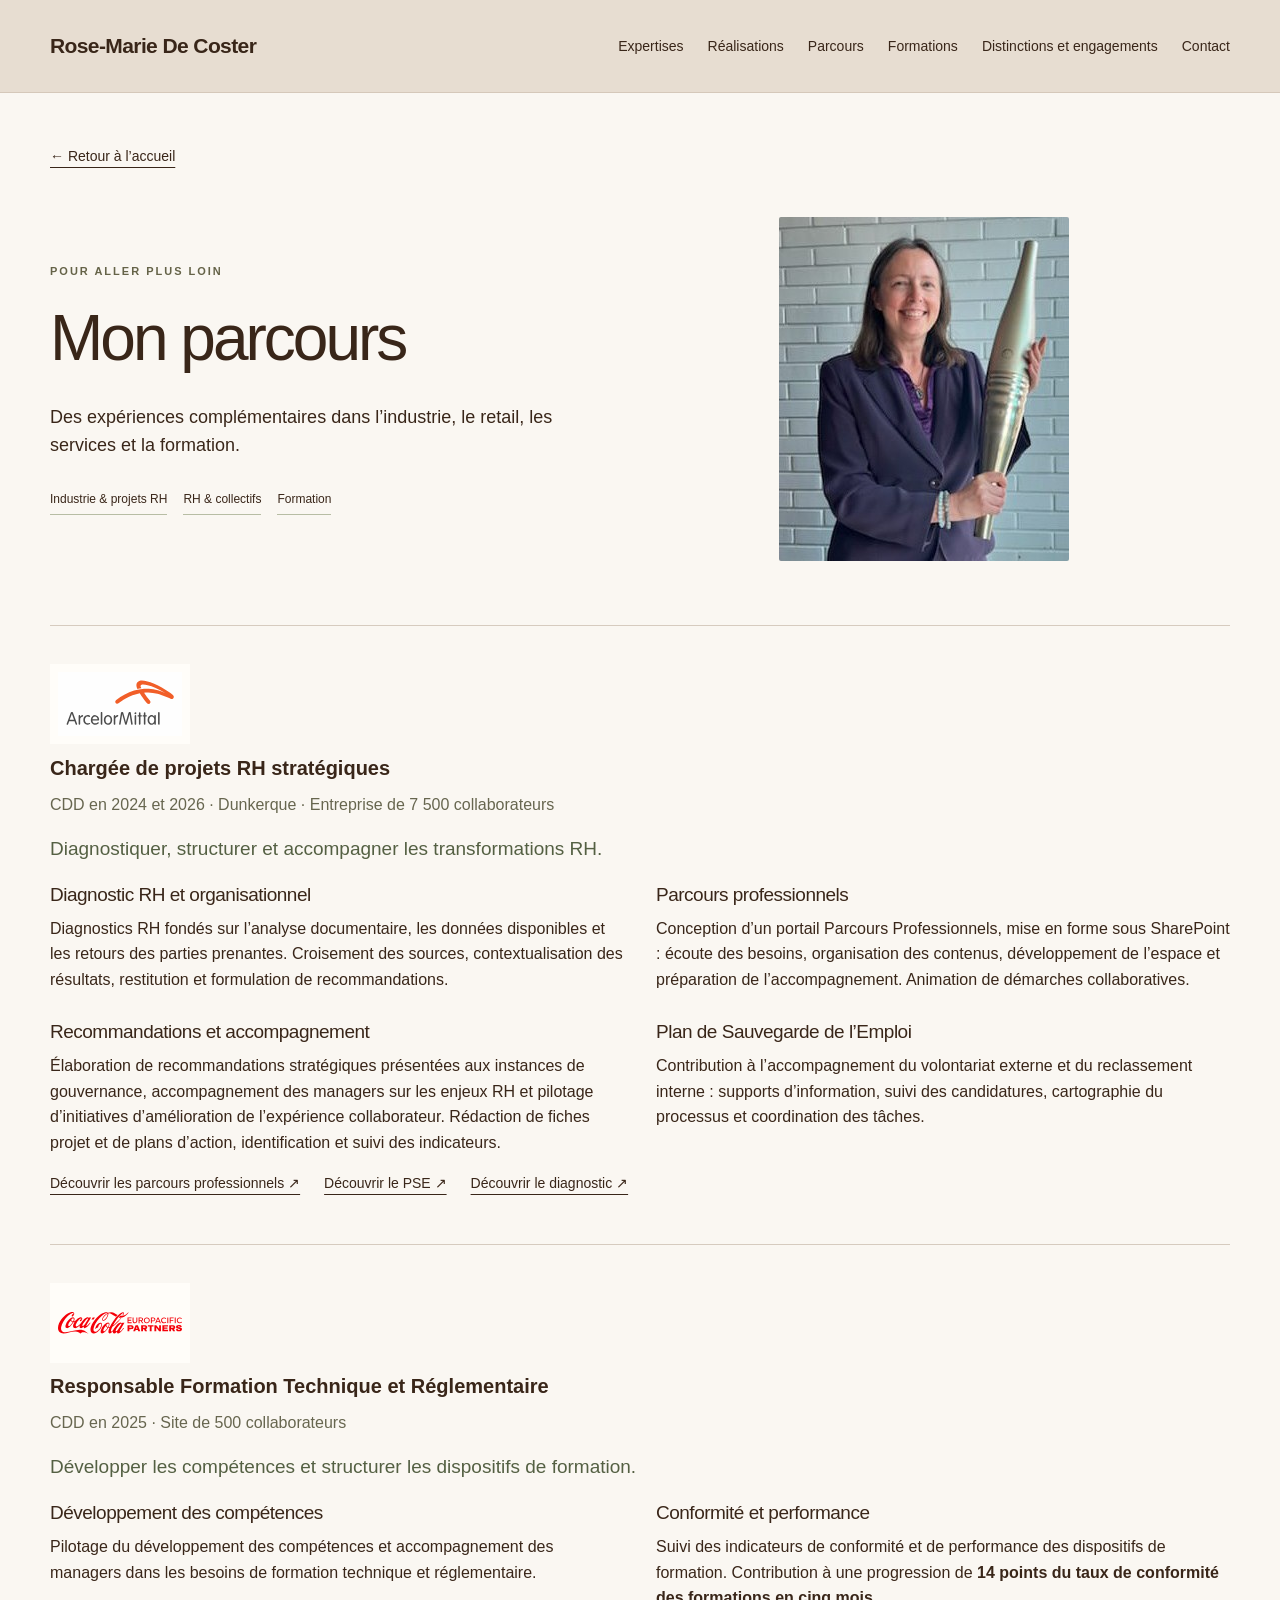
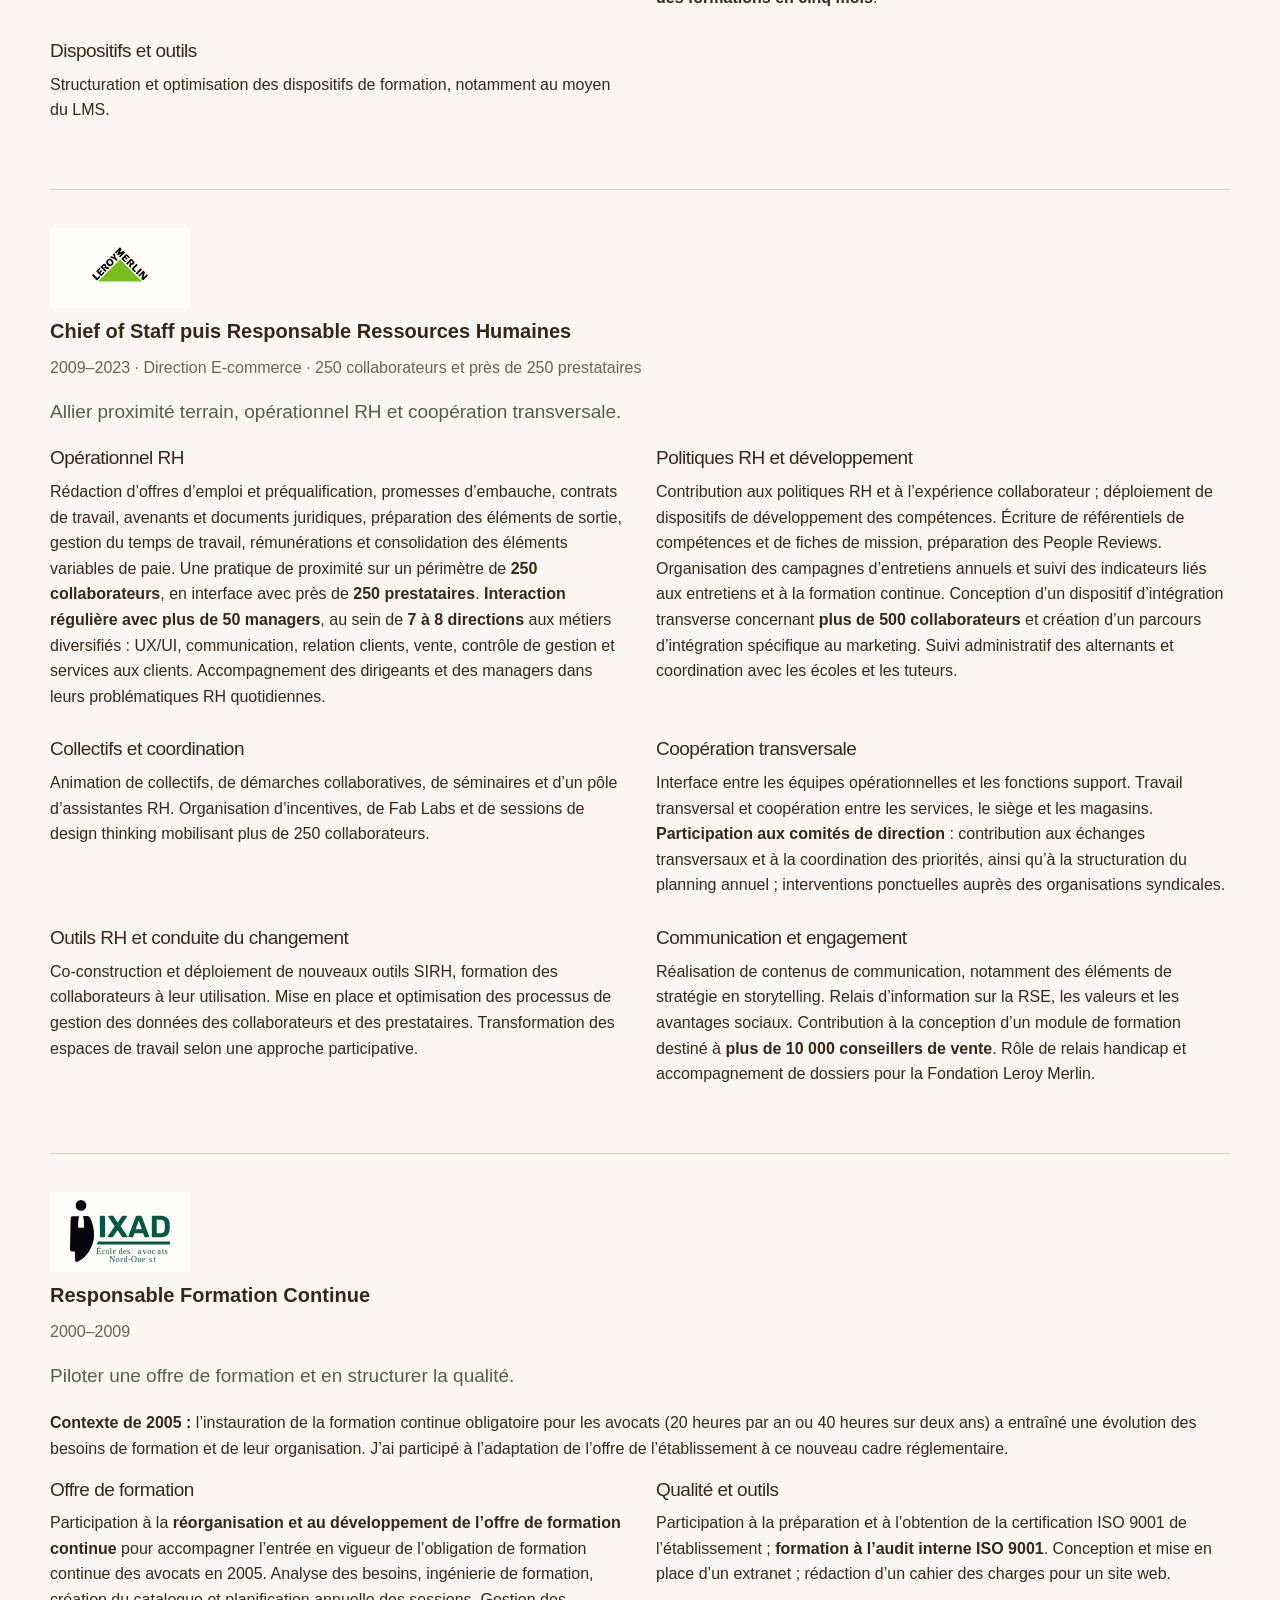
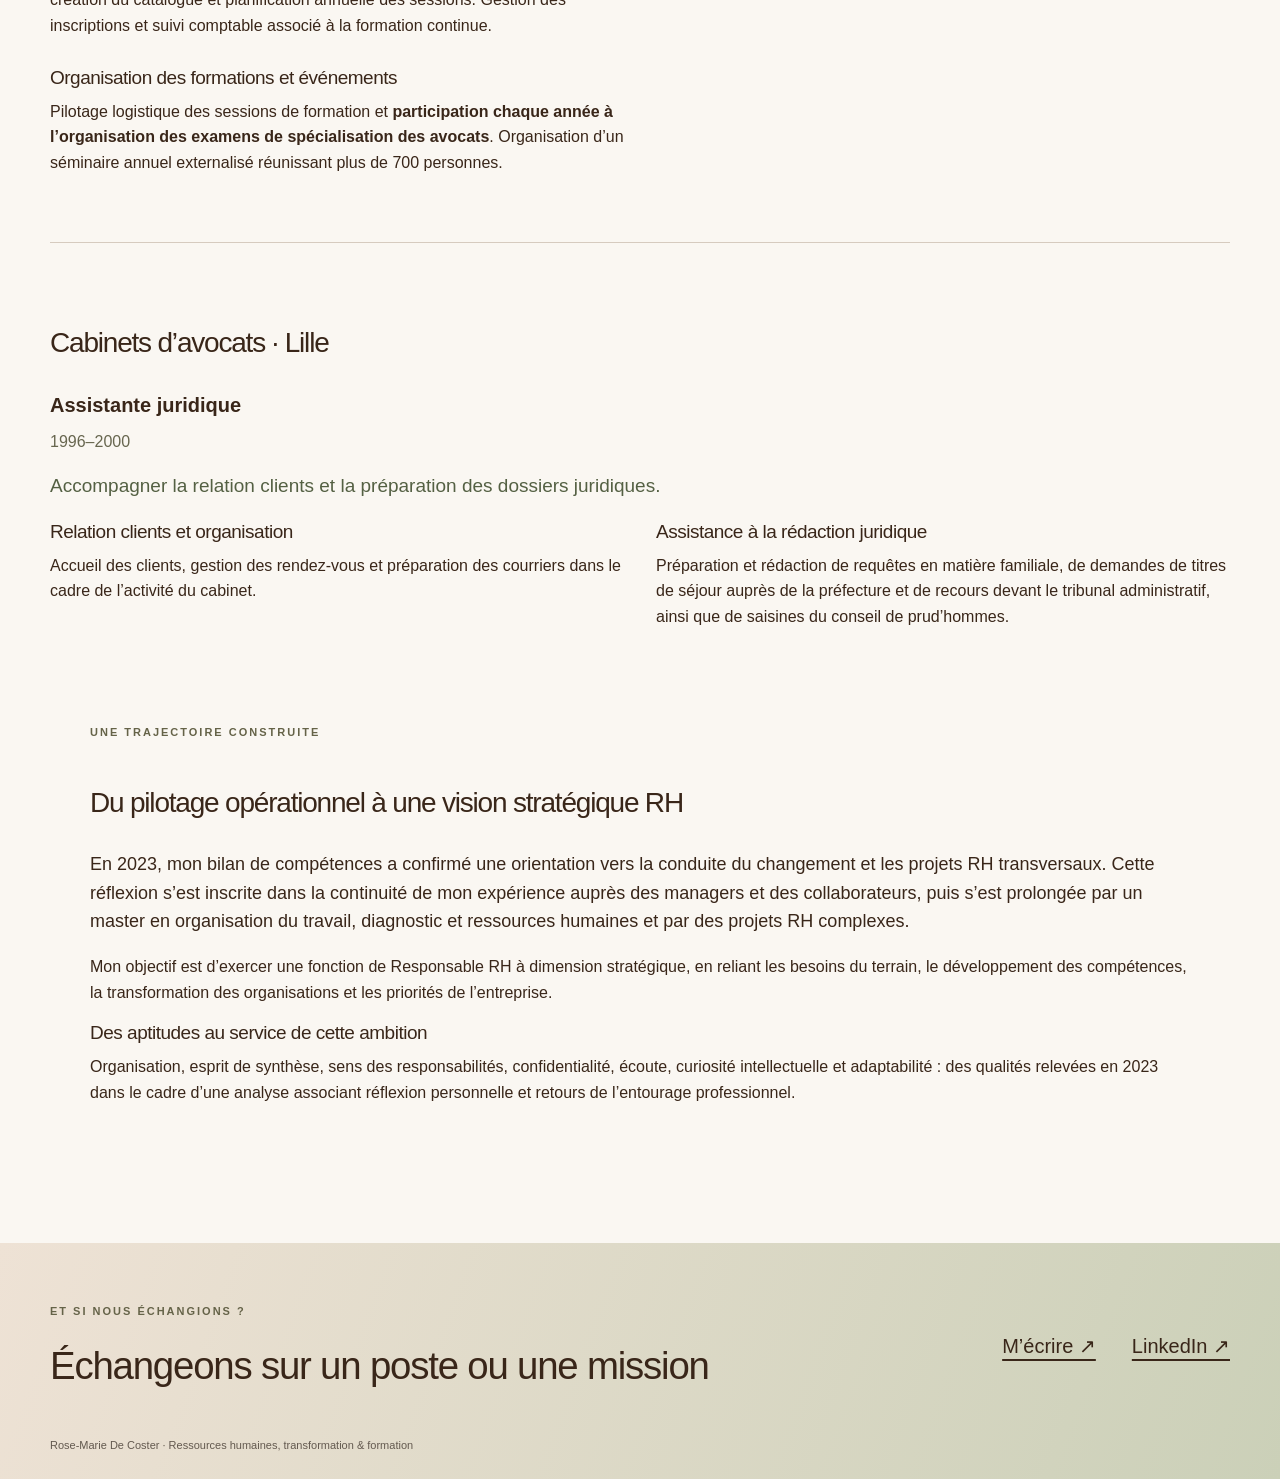
<file: parcours.html>
<!doctype html><html lang="fr"><head><meta charset="utf-8"><meta name="viewport" content="width=device-width,initial-scale=1"><meta name="description" content="Rose-Marie De Coster : ressources humaines, projets et transformation, formation et développement des compétences."><title>Mon parcours | Rose-Marie De Coster</title><link rel="stylesheet" href="assets/style.css?v=20261111-fluidite"><script src="assets/site.js" defer></script></head><body><a class="skip" href="#contenu">Aller au contenu</a><header><div class="nav wrap"><a class="brand" href="index.html">Rose-Marie De Coster</a><button class="menu-toggle" aria-expanded="false" aria-controls="navigation">Menu</button><nav id="navigation" aria-label="Navigation principale"><a href="index.html#expertises">Expertises</a><a href="index.html#realisations">Réalisations</a><a href="index.html#parcours">Parcours</a><a href="index.html#formations">Formations</a><a href="index.html#distinction">Distinctions et engagements</a><a href="index.html#contact">Contact</a></nav></div></header><main id="contenu"><div class="wrap detail"><a class="back" href="index.html">← Retour à l’accueil</a><div class="career-hero"><div><span class="eyebrow">POUR ALLER PLUS LOIN</span><h1>Mon parcours</h1><p class="lead">Des expériences complémentaires dans l’industrie, le retail, les services et la formation.</p><nav class="career-shortcuts" aria-label="Les étapes de mon parcours"><a href="#arcelormittal">Industrie & projets RH</a><a href="#leroy-merlin">RH & collectifs</a><a href="#ixad">Formation</a></nav></div><figure class="career-hero-photo"><img src="assets/rose-marie-trophee.jpg" width="290" height="344" alt="Rose-Marie De Coster tenant la torche olympique" fetchpriority="high" style="width:100%;max-width:290px;height:auto;aspect-ratio:auto;margin:0 auto"></figure></div><section class="experience career-experience" id="arcelormittal"><div class="experience-heading"><h2><img src="assets/arcelormittal.svg" alt="ArcelorMittal France" width="140" height="80" loading="lazy"></h2></div><p class="career-role">Chargée de projets RH stratégiques</p><p class="role">CDD en 2024 et 2026 · Dunkerque · Entreprise de 7 500 collaborateurs</p><p class="career-intro">Diagnostiquer, structurer et accompagner les transformations RH.</p><div class="career-missions"><div class="career-mission"><h3>Diagnostic RH et organisationnel</h3><p>Diagnostics RH fondés sur l’analyse documentaire, les données disponibles et les retours des parties prenantes. Croisement des sources, contextualisation des résultats, restitution et formulation de recommandations.</p></div><div class="career-mission"><h3>Parcours professionnels</h3><p>Conception d’un portail Parcours Professionnels, mise en forme sous SharePoint : écoute des besoins, organisation des contenus, développement de l’espace et préparation de l’accompagnement. Animation de démarches collaboratives.</p></div><div class="career-mission"><h3>Recommandations et accompagnement</h3><p>Élaboration de recommandations stratégiques présentées aux instances de gouvernance, accompagnement des managers sur les enjeux RH et pilotage d’initiatives d’amélioration de l’expérience collaborateur. Rédaction de fiches projet et de plans d’action, identification et suivi des indicateurs.</p></div><div class="career-mission"><h3>Plan de Sauvegarde de l’Emploi</h3><p>Contribution à l’accompagnement du volontariat externe et du reclassement interne : supports d’information, suivi des candidatures, cartographie du processus et coordination des tâches.</p></div></div><p class="career-links"><a href="parcours-professionnels.html">Découvrir les parcours professionnels ↗</a> <a href="pse.html">Découvrir le PSE ↗</a> <a href="nccm.html">Découvrir le diagnostic ↗</a></p></section><section class="experience career-experience" id="ccep"><div class="experience-heading"><h2><img src="assets/ccep.svg" alt="Coca-Cola · Usine de Socx" width="140" height="80" loading="lazy"></h2></div><p class="career-role">Responsable Formation Technique et Réglementaire</p><p class="role">CDD en 2025 · Site de 500 collaborateurs</p><p class="career-intro">Développer les compétences et structurer les dispositifs de formation.</p><div class="career-missions"><div class="career-mission"><h3>Développement des compétences</h3><p>Pilotage du développement des compétences et accompagnement des managers dans les besoins de formation technique et réglementaire.</p></div><div class="career-mission"><h3>Conformité et performance</h3><p>Suivi des indicateurs de conformité et de performance des dispositifs de formation. Contribution à une progression de <strong>14 points du taux de conformité des formations en cinq mois</strong>.</p></div><div class="career-mission"><h3>Dispositifs et outils</h3><p>Structuration et optimisation des dispositifs de formation, notamment au moyen du LMS.</p></div></div></section><section class="experience career-experience" id="leroy-merlin"><div class="experience-heading"><h2><img src="assets/leroy-merlin.svg" alt="Leroy Merlin France" width="140" height="80" loading="lazy"></h2></div><p class="career-role">Chief of Staff puis Responsable Ressources Humaines</p><p class="role">2009–2023 · Direction E-commerce · 250 collaborateurs et près de 250 prestataires</p><p class="career-intro">Allier proximité terrain, opérationnel RH et coopération transversale.</p><div class="career-missions"><div class="career-mission"><h3>Opérationnel RH</h3><p>Rédaction d’offres d’emploi et préqualification, promesses d’embauche, contrats de travail, avenants et documents juridiques, préparation des éléments de sortie, gestion du temps de travail, rémunérations et consolidation des éléments variables de paie. Une pratique de proximité sur un périmètre de <strong>250 collaborateurs</strong>, en interface avec près de <strong>250 prestataires</strong>. <strong>Interaction régulière avec plus de 50 managers</strong>, au sein de <strong>7 à 8 directions</strong> aux métiers diversifiés : UX/UI, communication, relation clients, vente, contrôle de gestion et services aux clients. Accompagnement des dirigeants et des managers dans leurs problématiques RH quotidiennes.</p></div><div class="career-mission"><h3>Politiques RH et développement</h3><p>Contribution aux politiques RH et à l’expérience collaborateur ; déploiement de dispositifs de développement des compétences. Écriture de référentiels de compétences et de fiches de mission, préparation des People Reviews. Organisation des campagnes d’entretiens annuels et suivi des indicateurs liés aux entretiens et à la formation continue. Conception d’un dispositif d’intégration transverse concernant <strong>plus de 500 collaborateurs</strong> et création d’un parcours d’intégration spécifique au marketing. Suivi administratif des alternants et coordination avec les écoles et les tuteurs.</p></div><div class="career-mission"><h3>Collectifs et coordination</h3><p>Animation de collectifs, de démarches collaboratives, de séminaires et d’un pôle d’assistantes RH. Organisation d’incentives, de Fab Labs et de sessions de design thinking mobilisant plus de 250 collaborateurs.</p></div><div class="career-mission"><h3>Coopération transversale</h3><p>Interface entre les équipes opérationnelles et les fonctions support. Travail transversal et coopération entre les services, le siège et les magasins. <strong>Participation aux comités de direction</strong> : contribution aux échanges transversaux et à la coordination des priorités, ainsi qu’à la structuration du planning annuel ; interventions ponctuelles auprès des organisations syndicales.</p></div><div class="career-mission"><h3>Outils RH et conduite du changement</h3><p>Co-construction et déploiement de nouveaux outils SIRH, formation des collaborateurs à leur utilisation. Mise en place et optimisation des processus de gestion des données des collaborateurs et des prestataires. Transformation des espaces de travail selon une approche participative.</p></div><div class="career-mission"><h3>Communication et engagement</h3><p>Réalisation de contenus de communication, notamment des éléments de stratégie en storytelling. Relais d’information sur la RSE, les valeurs et les avantages sociaux. Contribution à la conception d’un module de formation destiné à <strong>plus de 10 000 conseillers de vente</strong>. Rôle de relais handicap et accompagnement de dossiers pour la Fondation Leroy Merlin.</p></div></div></section><section class="experience career-experience" id="ixad"><div class="experience-heading"><h2><img src="assets/ixad.svg" alt="IXAD · École des avocats du Nord-Ouest" width="140" height="80" loading="lazy"></h2></div><p class="career-role">Responsable Formation Continue</p><p class="role">2000–2009</p><p class="career-intro">Piloter une offre de formation et en structurer la qualité.</p><p><strong>Contexte de 2005 :</strong> l’instauration de la formation continue obligatoire pour les avocats (20 heures par an ou 40 heures sur deux ans) a entraîné une évolution des besoins de formation et de leur organisation. J’ai participé à l’adaptation de l’offre de l’établissement à ce nouveau cadre réglementaire.</p><div class="career-missions"><div class="career-mission"><h3>Offre de formation</h3><p>Participation à la <strong>réorganisation et au développement de l’offre de formation continue</strong> pour accompagner l’entrée en vigueur de l’obligation de formation continue des avocats en 2005. Analyse des besoins, ingénierie de formation, création du catalogue et planification annuelle des sessions. Gestion des inscriptions et suivi comptable associé à la formation continue.</p></div><div class="career-mission"><h3>Qualité et outils</h3><p>Participation à la préparation et à l’obtention de la certification ISO 9001 de l’établissement ; <strong>formation à l’audit interne ISO 9001</strong>. Conception et mise en place d’un extranet ; rédaction d’un cahier des charges pour un site web.</p></div><div class="career-mission"><h3>Organisation des formations et événements</h3><p>Pilotage logistique des sessions de formation et <strong>participation chaque année à l’organisation des examens de spécialisation des avocats</strong>. Organisation d’un séminaire annuel externalisé réunissant plus de 700 personnes.</p></div></div></section><section class="experience career-experience" id="cabinets-avocats"><h2>Cabinets d’avocats · Lille</h2><p class="career-role">Assistante juridique</p><p class="role">1996–2000</p><p class="career-intro">Accompagner la relation clients et la préparation des dossiers juridiques.</p><div class="career-missions"><div class="career-mission"><h3>Relation clients et organisation</h3><p>Accueil des clients, gestion des rendez-vous et préparation des courriers dans le cadre de l’activité du cabinet.</p></div><div class="career-mission"><h3>Assistance à la rédaction juridique</h3><p>Préparation et rédaction de requêtes en matière familiale, de demandes de titres de séjour auprès de la préfecture et de recours devant le tribunal administratif, ainsi que de saisines du conseil de prud’hommes.</p></div></div></section><section class="wrap section" id="evolution-professionnelle"><p class="eyebrow">UNE TRAJECTOIRE CONSTRUITE</p><h2>Du pilotage opérationnel à une vision stratégique RH</h2><p class="intro">En 2023, mon bilan de compétences a confirmé une orientation vers la conduite du changement et les projets RH transversaux. Cette réflexion s’est inscrite dans la continuité de mon expérience auprès des managers et des collaborateurs, puis s’est prolongée par un master en organisation du travail, diagnostic et ressources humaines et par des projets RH complexes.</p><p>Mon objectif est d’exercer une fonction de Responsable RH à dimension stratégique, en reliant les besoins du terrain, le développement des compétences, la transformation des organisations et les priorités de l’entreprise.</p><div class="career-mission"><h3>Des aptitudes au service de cette ambition</h3><p>Organisation, esprit de synthèse, sens des responsabilités, confidentialité, écoute, curiosité intellectuelle et adaptabilité : des qualités relevées en 2023 dans le cadre d’une analyse associant réflexion personnelle et retours de l’entourage professionnel.</p></div></section></div></main><footer id="contact"><div class="wrap contact"><div><span class="eyebrow">ET SI NOUS ÉCHANGIONS ?</span><h2>Échangeons sur un poste ou une mission</h2></div><div class="contact-links"><a href="mailto:decoster59790@gmail.com">M’écrire ↗</a><a href="https://www.linkedin.com/in/rose-marie-de-coster-1b9457264/" target="_blank" rel="noopener noreferrer">LinkedIn ↗</a></div></div><div class="wrap footnote">Rose-Marie De Coster · Ressources humaines, transformation &amp; formation</div></footer></body></html>
</file>
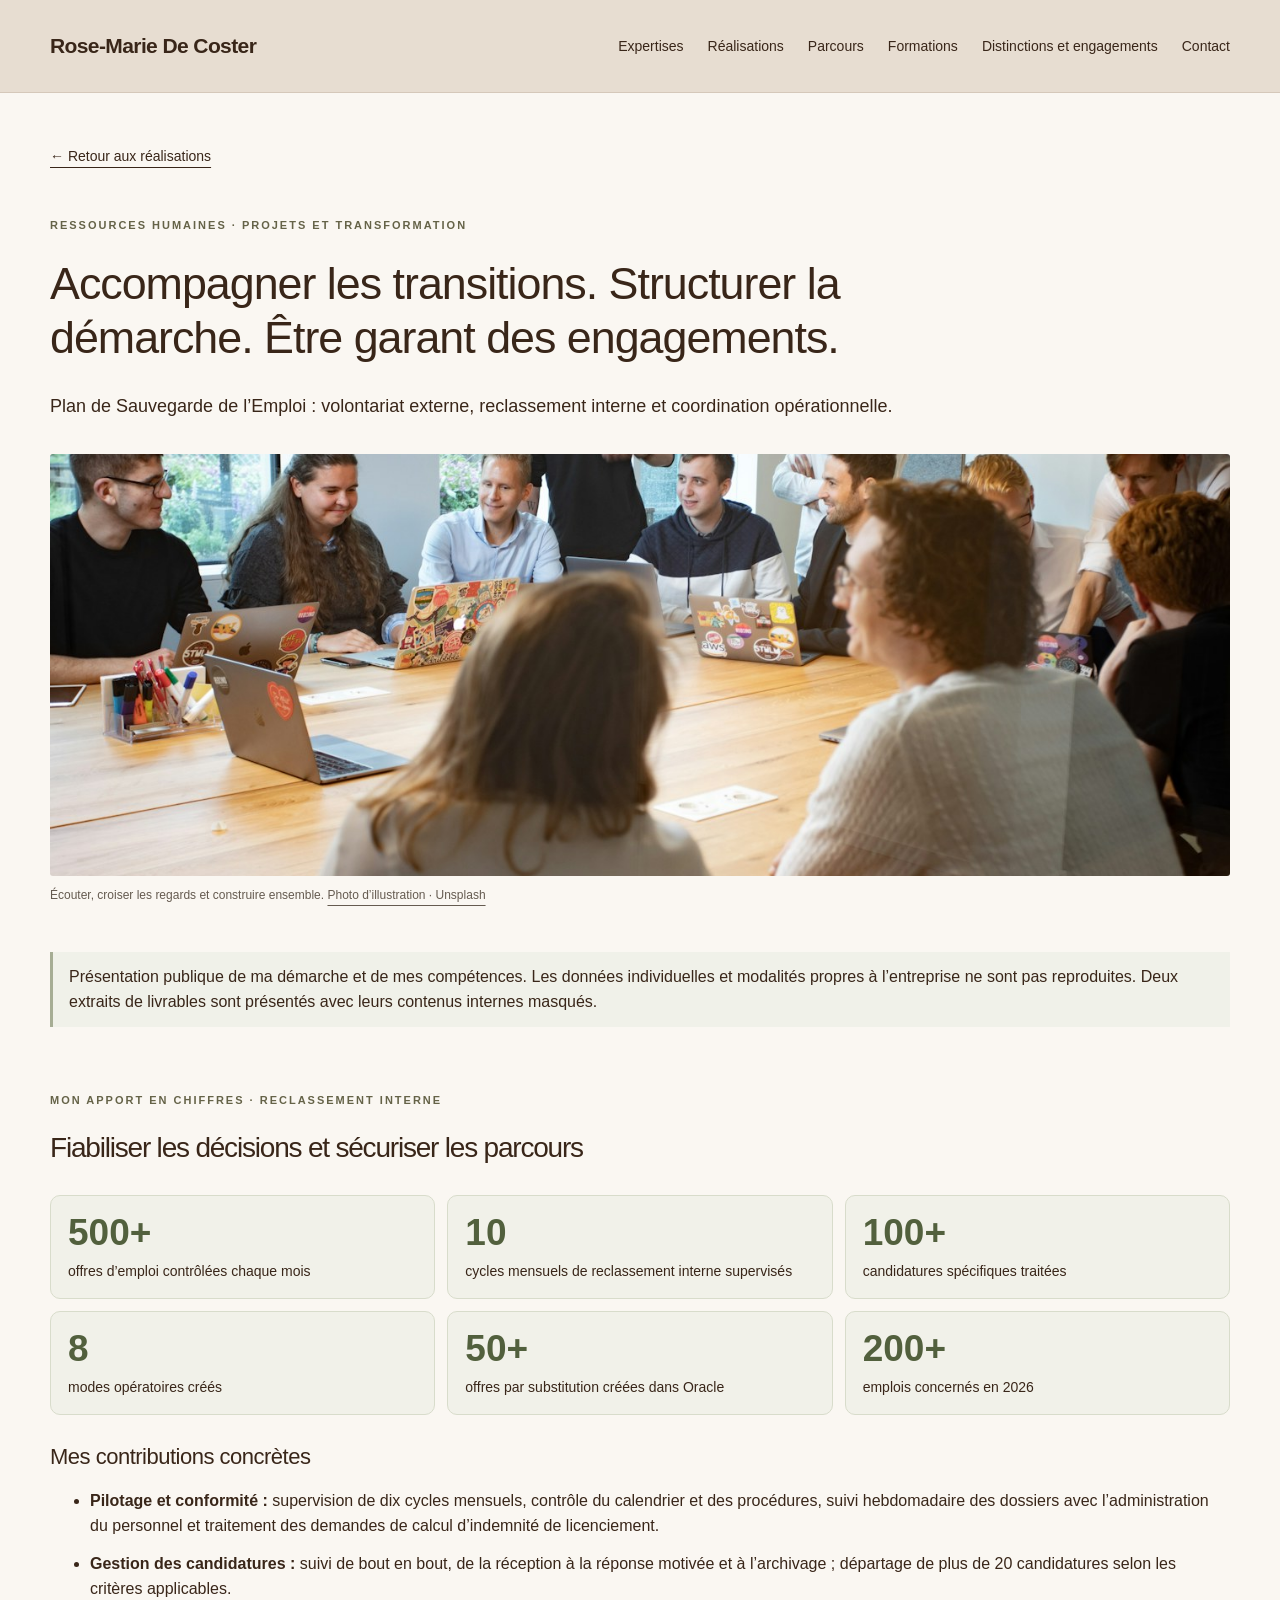
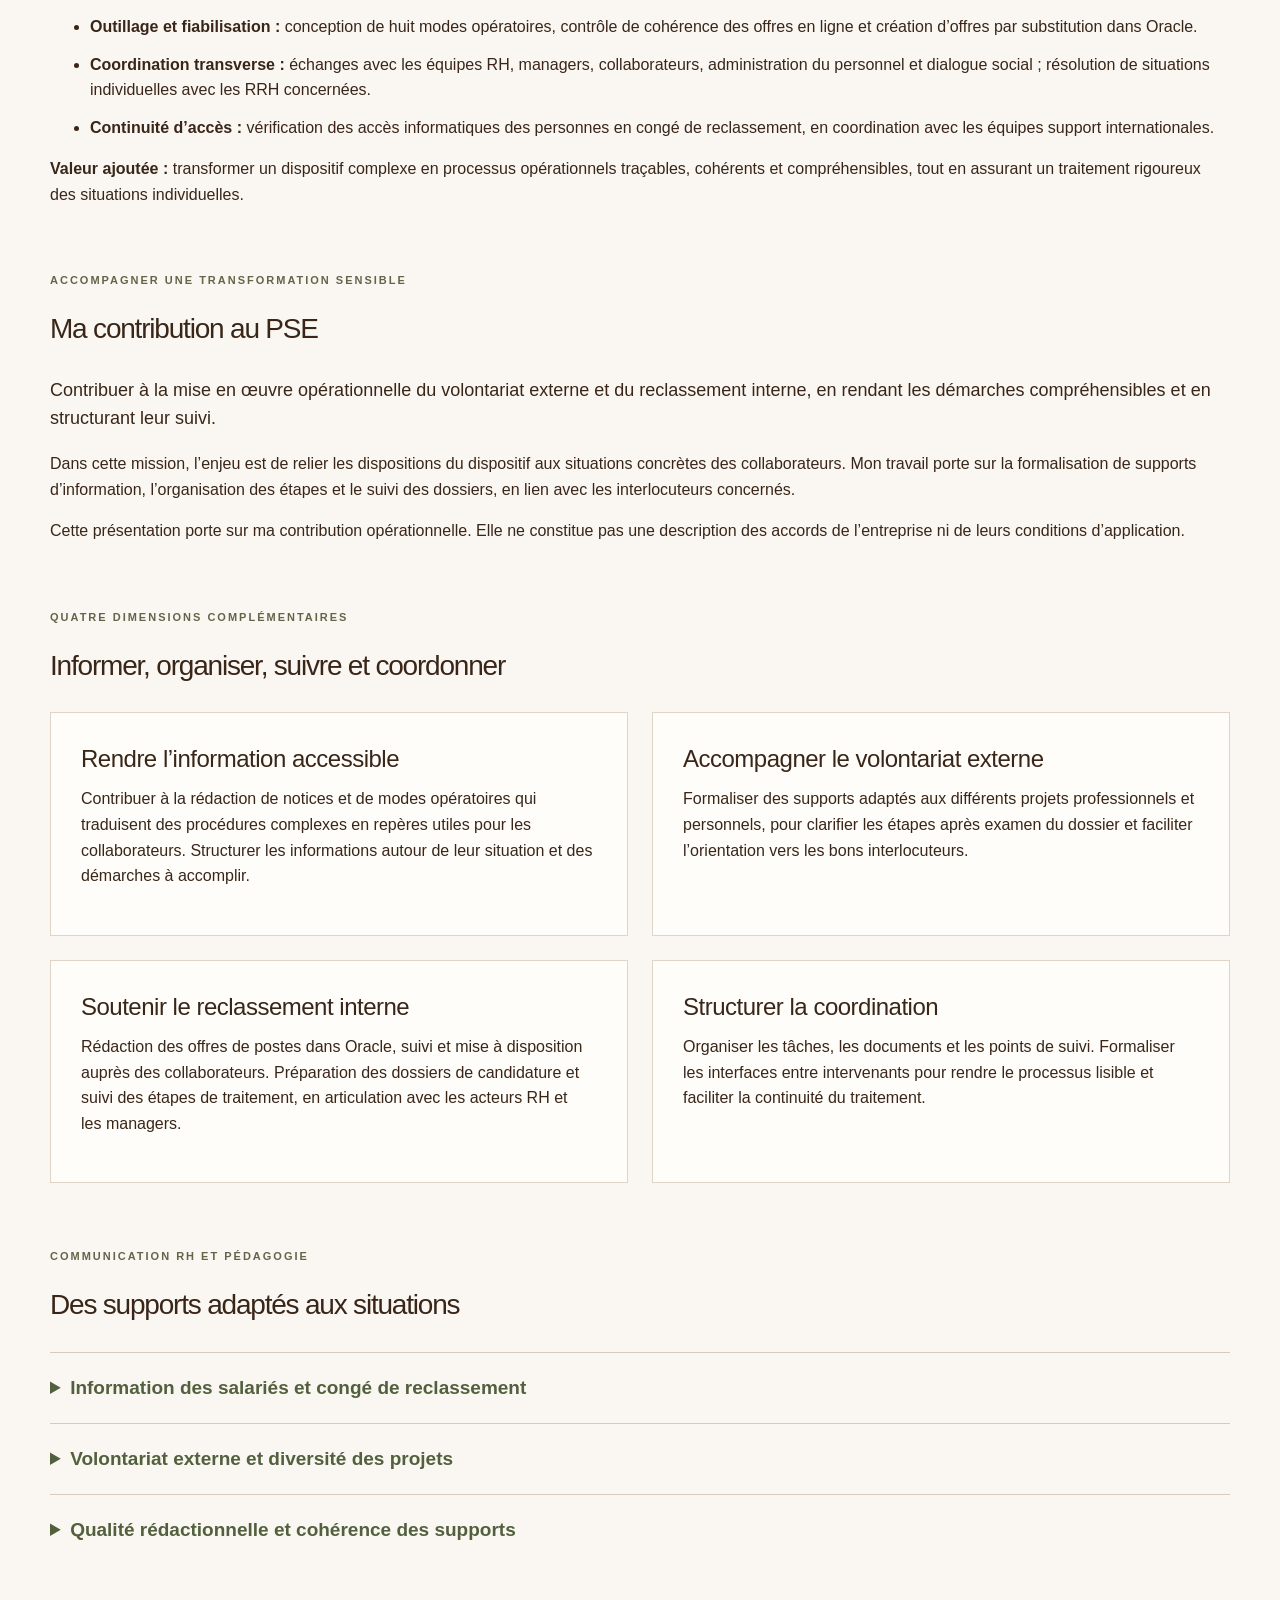
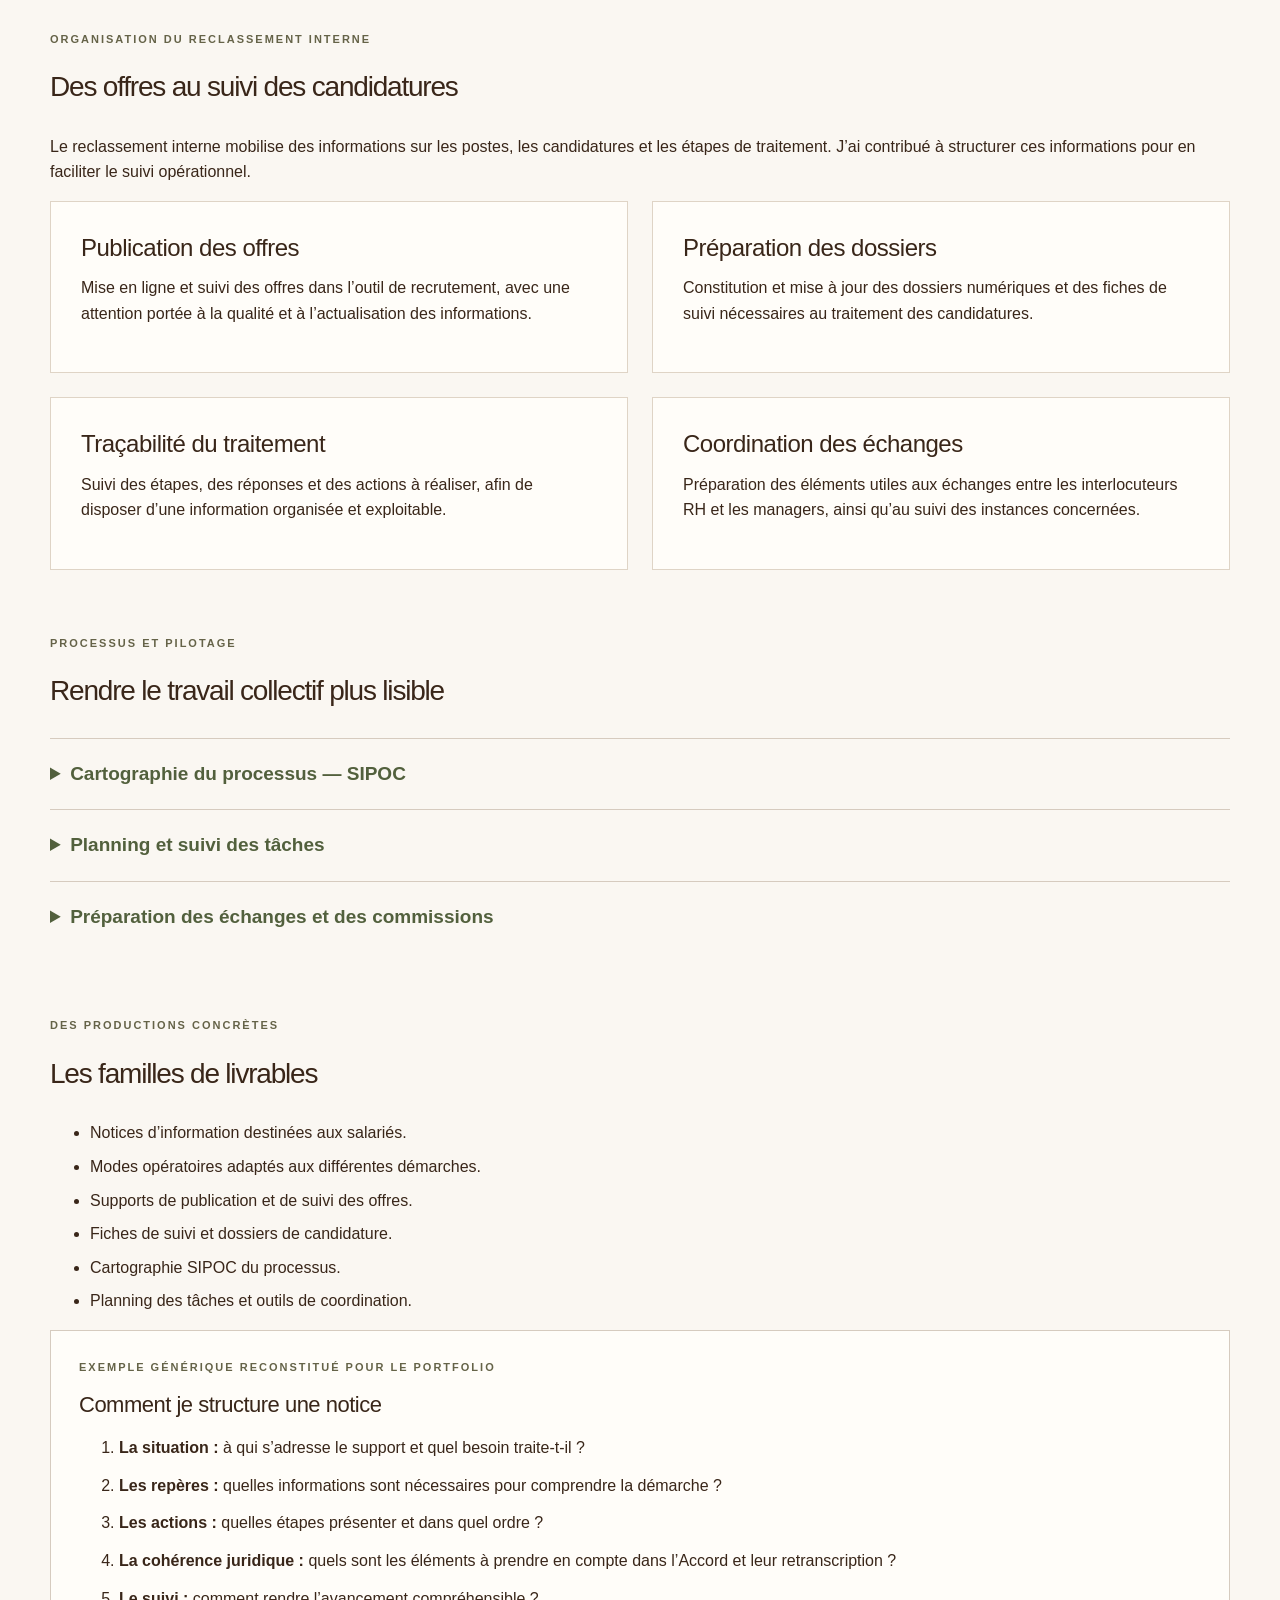
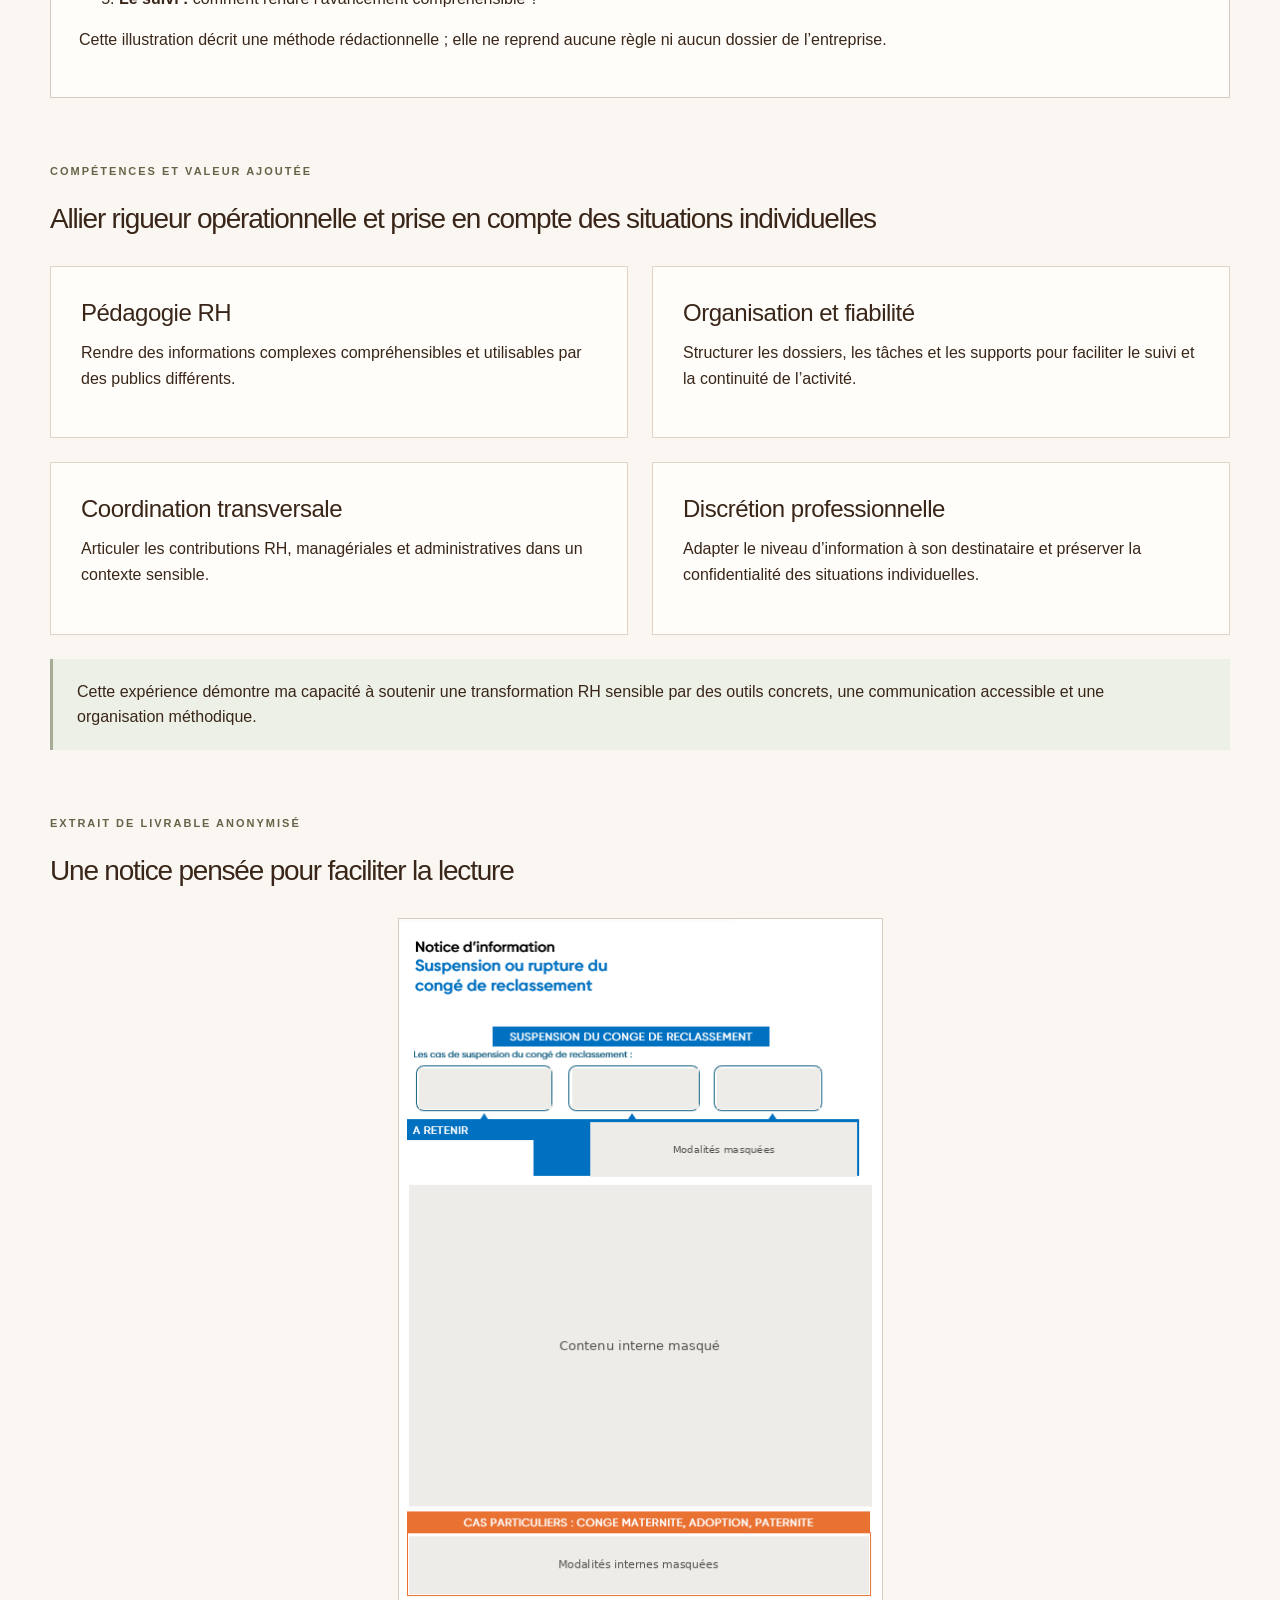
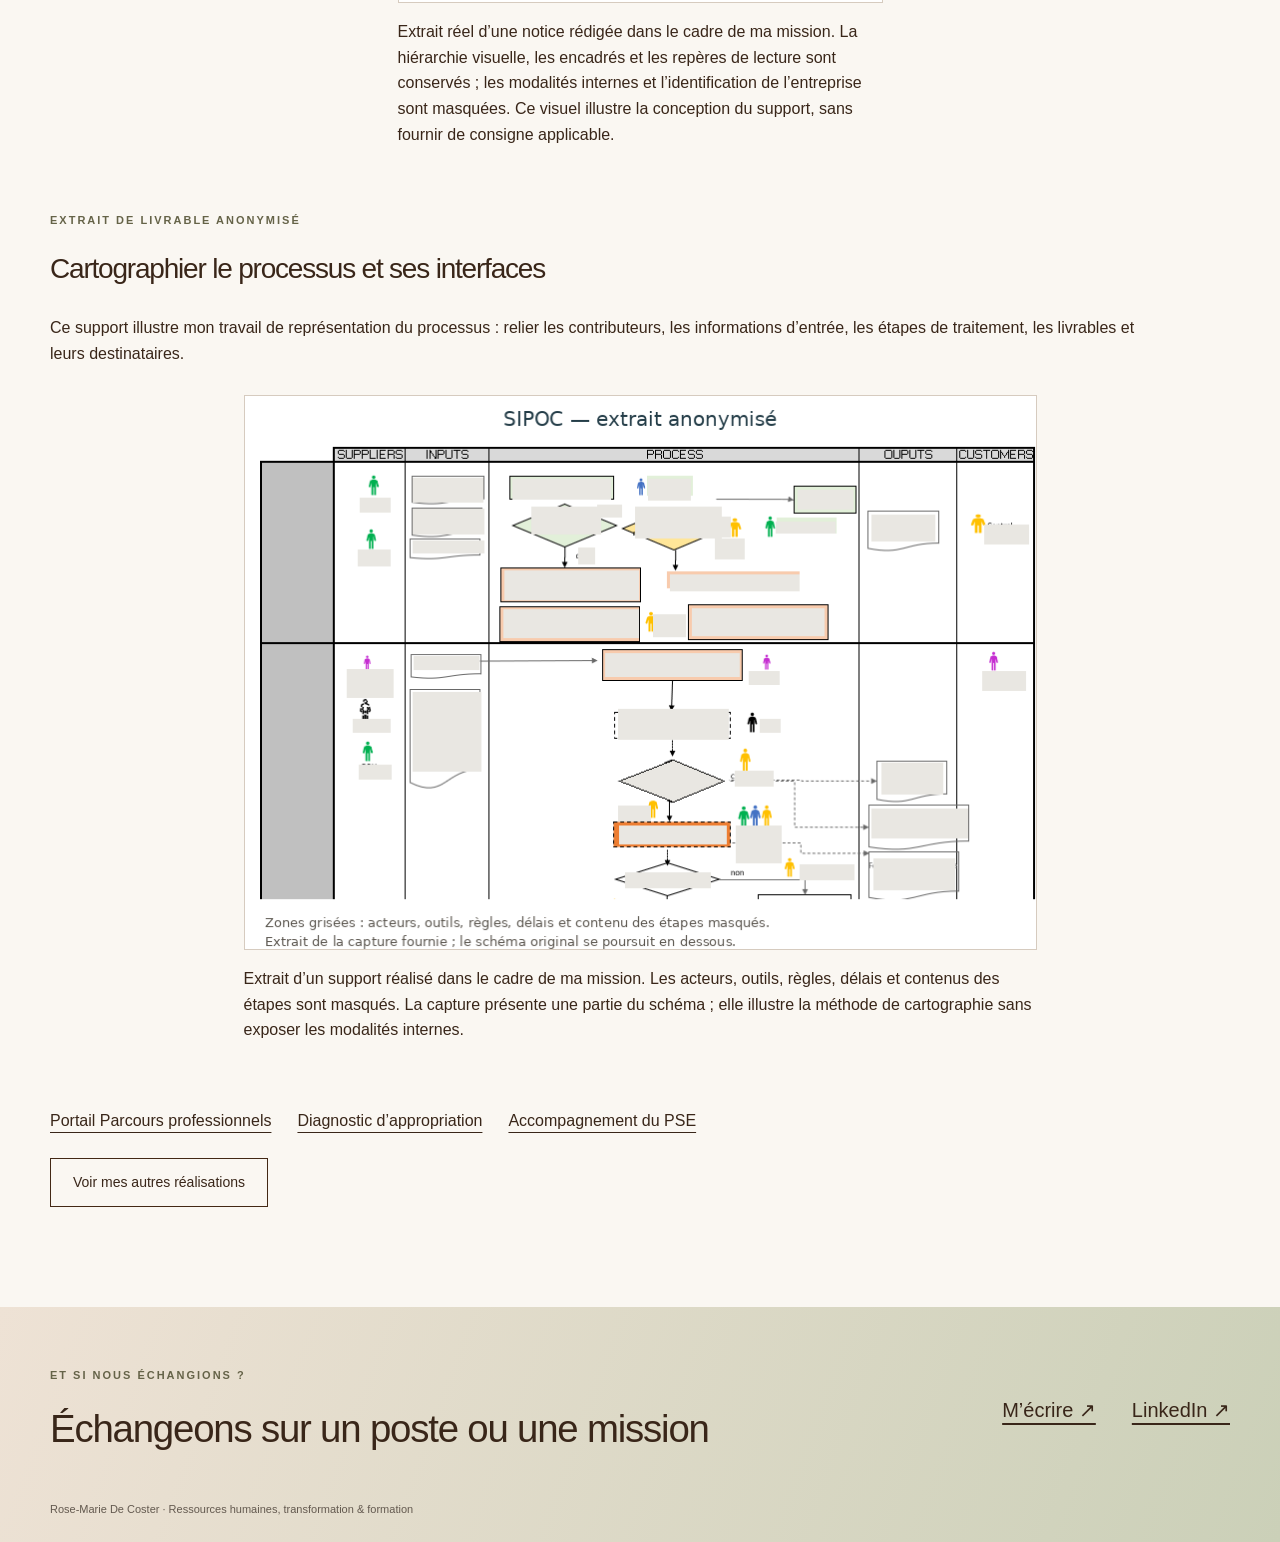
<file: pse.html>
<!doctype html><html lang="fr"><head><meta charset="utf-8"><meta name="viewport" content="width=device-width,initial-scale=1"><meta name="description" content="Contribution au PSE : information salariés, volontariat externe, reclassement interne, supports et suivi opérationnel. Présentation publique sans documents internes."><title>Plan de Sauvegarde de l’Emploi | Rose-Marie De Coster</title><link rel="stylesheet" href="assets/style.css?v=20261111-fluidite"><script src="assets/site.js" defer></script><style>.public-details{border-top:1px solid #d6cbbf;padding:20px 0}.public-details summary{cursor:pointer;font-size:19px;color:#52603d;font-weight:600}.public-details summary:focus-visible{outline:3px solid #6b794b;outline-offset:5px}.public-details>div{padding:20px 0 0;max-width:85ch}.public-links{display:flex;flex-wrap:wrap;gap:16px 26px;margin:25px 0}.example-card{border:1px solid #d6cbbf;background:#fffdf9;padding:28px}.example-card .eyebrow{margin-bottom:14px}.example-card li{margin-bottom:12px}.project-detail .skill-card h3{font-size:24px}@media(max-width:700px){.example-card{padding:20px}.public-details summary{font-size:17px}}</style><style>.impact-section .impact-grid{display:grid;grid-template-columns:repeat(3,minmax(0,1fr));gap:12px;margin:24px 0 28px}.impact-grid>div{background:#f1f1e9;border:1px solid #d8dccb;border-radius:10px;padding:17px;display:flex;flex-direction:column;gap:7px}.impact-grid strong{font-size:clamp(25px,3vw,37px);line-height:1.1;color:#52603d}.impact-grid span{font-size:14px;line-height:1.45}.impact-section li{margin-bottom:12px}@media(max-width:650px){.impact-section .impact-grid{grid-template-columns:repeat(2,minmax(0,1fr))}}</style></head><body><a class="skip" href="#contenu">Aller au contenu</a><header><div class="nav wrap"><a class="brand" href="index.html">Rose-Marie De Coster</a><button class="menu-toggle" aria-expanded="false" aria-controls="navigation">Menu</button><nav id="navigation" aria-label="Navigation principale"><a href="index.html#expertises">Expertises</a><a href="index.html#realisations">Réalisations</a><a href="index.html#parcours">Parcours</a><a href="index.html#formations">Formations</a><a href="index.html#distinction">Distinctions et engagements</a><a href="index.html#contact">Contact</a></nav></div></header><main id="contenu"><div class="wrap detail project-detail"><a class="back" href="index.html#realisations">← Retour aux réalisations</a><p class="eyebrow">RESSOURCES HUMAINES · PROJETS ET TRANSFORMATION</p><h1>Accompagner les transitions. Structurer la démarche. Être garant des engagements.</h1><p class="lead">Plan de Sauvegarde de l’Emploi : volontariat externe, reclassement interne et coordination opérationnelle.</p><figure class="editorial-photo"><img src="assets/illustration-collectif.jpg" alt="Équipe réunie autour d’une table pour échanger" width="1400" height="700" loading="lazy"><figcaption>Écouter, croiser les regards et construire ensemble. <a href="https://unsplash.com/photos/DZkYOtfxEvU" target="_blank" rel="noopener noreferrer">Photo d’illustration · Unsplash</a></figcaption></figure><p class="project-status">Présentation publique de ma démarche et de mes compétences. Les données individuelles et modalités propres à l’entreprise ne sont pas reproduites. Deux extraits de livrables sont présentés avec leurs contenus internes masqués.</p><section class="project-section impact-section"><p class="eyebrow">MON APPORT EN CHIFFRES · RECLASSEMENT INTERNE</p><h2>Fiabiliser les décisions et sécuriser les parcours</h2><div class="impact-grid"><div><strong>500+</strong><span>offres d’emploi contrôlées chaque mois</span></div><div><strong>10</strong><span>cycles mensuels de reclassement interne supervisés</span></div><div><strong>100+</strong><span>candidatures spécifiques traitées</span></div><div><strong>8</strong><span>modes opératoires créés</span></div><div><strong>50+</strong><span>offres par substitution créées dans Oracle</span></div><div><strong>200+</strong><span>emplois concernés en 2026</span></div></div><h3>Mes contributions concrètes</h3><ul><li><strong>Pilotage et conformité :</strong> supervision de dix cycles mensuels, contrôle du calendrier et des procédures, suivi hebdomadaire des dossiers avec l’administration du personnel et traitement des demandes de calcul d’indemnité de licenciement.</li><li><strong>Gestion des candidatures :</strong> suivi de bout en bout, de la réception à la réponse motivée et à l’archivage ; départage de plus de 20 candidatures selon les critères applicables.</li><li><strong>Outillage et fiabilisation :</strong> conception de huit modes opératoires, contrôle de cohérence des offres en ligne et création d’offres par substitution dans Oracle.</li><li><strong>Coordination transverse :</strong> échanges avec les équipes RH, managers, collaborateurs, administration du personnel et dialogue social ; résolution de situations individuelles avec les RRH concernées.</li><li><strong>Continuité d’accès :</strong> vérification des accès informatiques des personnes en congé de reclassement, en coordination avec les équipes support internationales.</li></ul><p><strong>Valeur ajoutée :</strong> transformer un dispositif complexe en processus opérationnels traçables, cohérents et compréhensibles, tout en assurant un traitement rigoureux des situations individuelles.</p></section><section class="project-section" aria-labelledby="mission"><p class="eyebrow">ACCOMPAGNER UNE TRANSFORMATION SENSIBLE</p><h2 id="mission">Ma contribution au PSE</h2><p class="intro">Contribuer à la mise en œuvre opérationnelle du volontariat externe et du reclassement interne, en rendant les démarches compréhensibles et en structurant leur suivi.</p><p>Dans cette mission, l’enjeu est de relier les dispositions du dispositif aux situations concrètes des collaborateurs. Mon travail porte sur la formalisation de supports d’information, l’organisation des étapes et le suivi des dossiers, en lien avec les interlocuteurs concernés.</p><p>Cette présentation porte sur ma contribution opérationnelle. Elle ne constitue pas une description des accords de l’entreprise ni de leurs conditions d’application.</p></section><section class="project-section" aria-labelledby="contributions"><p class="eyebrow">QUATRE DIMENSIONS COMPLÉMENTAIRES</p><h2 id="contributions">Informer, organiser, suivre et coordonner</h2><div class="skills-grid"><article class="skill-card"><h3>Rendre l’information accessible</h3><p>Contribuer à la rédaction de notices et de modes opératoires qui traduisent des procédures complexes en repères utiles pour les collaborateurs. Structurer les informations autour de leur situation et des démarches à accomplir.</p></article><article class="skill-card"><h3>Accompagner le volontariat externe</h3><p>Formaliser des supports adaptés aux différents projets professionnels et personnels, pour clarifier les étapes après examen du dossier et faciliter l’orientation vers les bons interlocuteurs.</p></article><article class="skill-card"><h3>Soutenir le reclassement interne</h3><p>Rédaction des offres de postes dans Oracle, suivi et mise à disposition auprès des collaborateurs. Préparation des dossiers de candidature et suivi des étapes de traitement, en articulation avec les acteurs RH et les managers.</p></article><article class="skill-card"><h3>Structurer la coordination</h3><p>Organiser les tâches, les documents et les points de suivi. Formaliser les interfaces entre intervenants pour rendre le processus lisible et faciliter la continuité du traitement.</p></article></div></section><section class="project-section" aria-labelledby="information"><p class="eyebrow">COMMUNICATION RH ET PÉDAGOGIE</p><h2 id="information">Des supports adaptés aux situations</h2><details class="public-details"><summary>Information des salariés et congé de reclassement</summary><div><p>Les supports présentés dans mon travail couvrent l’information sur les démarches liées à une suppression de poste, le congé de reclassement, ses évolutions possibles et les demandes associées à une formation.</p><p>Ma contribution consiste à organiser ces informations : donner des repères, distinguer les situations, présenter les étapes et rendre les démarches plus faciles à comprendre.</p></div></details><details class="public-details"><summary>Volontariat externe et diversité des projets</summary><div><p>Les supports sont structurés selon les grandes familles de projets : nouvel emploi, formation ou reconversion, création ou reprise d’activité, et transition vers la retraite.</p><p>Cette approche permet d’adapter le message aux préoccupations du salarié tout en conservant une présentation cohérente entre les différentes notices.</p></div></details><details class="public-details"><summary>Qualité rédactionnelle et cohérence des supports</summary><div><ul><li>Hiérarchiser les informations et expliciter les termes utiles.</li><li>Distinguer les démarches du salarié et les étapes de traitement.</li><li>Maintenir une cohérence entre notices, modes opératoires et outils de suivi.</li><li>Faciliter l’identification des interlocuteurs et l’orientation des demandes.</li><li>S’assurer auprès des différents interlocuteurs (juristes et Dialogue social) de la cohérence des informations communiquées par rapport à l’Accord signé ultérieurement.</li></ul></div></details></section><section class="project-section" aria-labelledby="reclassement"><p class="eyebrow">ORGANISATION DU RECLASSEMENT INTERNE</p><h2 id="reclassement">Des offres au suivi des candidatures</h2><p>Le reclassement interne mobilise des informations sur les postes, les candidatures et les étapes de traitement. J’ai contribué à structurer ces informations pour en faciliter le suivi opérationnel.</p><div class="skills-grid"><article class="skill-card"><h3>Publication des offres</h3><p>Mise en ligne et suivi des offres dans l’outil de recrutement, avec une attention portée à la qualité et à l’actualisation des informations.</p></article><article class="skill-card"><h3>Préparation des dossiers</h3><p>Constitution et mise à jour des dossiers numériques et des fiches de suivi nécessaires au traitement des candidatures.</p></article><article class="skill-card"><h3>Traçabilité du traitement</h3><p>Suivi des étapes, des réponses et des actions à réaliser, afin de disposer d’une information organisée et exploitable.</p></article><article class="skill-card"><h3>Coordination des échanges</h3><p>Préparation des éléments utiles aux échanges entre les interlocuteurs RH et les managers, ainsi qu’au suivi des instances concernées.</p></article></div></section><section class="project-section" aria-labelledby="pilotage"><p class="eyebrow">PROCESSUS ET PILOTAGE</p><h2 id="pilotage">Rendre le travail collectif plus lisible</h2><details class="public-details"><summary>Cartographie du processus — SIPOC</summary><div><p>La réalisation d’un SIPOC permet de représenter les contributeurs, les informations nécessaires, les étapes, les productions attendues et leurs destinataires.</p><p>Cette méthode m’aide à clarifier les interfaces et à disposer d’une vision d’ensemble du processus. Un extrait anonymisé de cette cartographie est présenté ci-dessous ; les règles propres à l’entreprise sont masquées.</p></div></details><details class="public-details"><summary>Planning et suivi des tâches</summary><div><p>Un planning partagé permet d’organiser les tâches, d’identifier les actions en attente et de préparer les séquences de travail.</p><p>L’articulation entre planning, dossiers et suivi des candidatures contribue à la continuité du traitement et à la coordination des intervenants.</p></div></details><details class="public-details"><summary>Préparation des échanges et des commissions</summary><div><p>La consolidation des informations et la préparation des dossiers facilitent les échanges entre les acteurs et l’examen des situations par les instances compétentes. Ma contribution est présentée sous l’angle de l’organisation et de la préparation opérationnelle.</p></div></details></section><section class="project-section" aria-labelledby="livrables"><p class="eyebrow">DES PRODUCTIONS CONCRÈTES</p><h2 id="livrables">Les familles de livrables</h2><ul><li>Notices d’information destinées aux salariés.</li><li>Modes opératoires adaptés aux différentes démarches.</li><li>Supports de publication et de suivi des offres.</li><li>Fiches de suivi et dossiers de candidature.</li><li>Cartographie SIPOC du processus.</li><li>Planning des tâches et outils de coordination.</li></ul><div class="example-card"><p class="eyebrow">EXEMPLE GÉNÉRIQUE RECONSTITUÉ POUR LE PORTFOLIO</p><h3>Comment je structure une notice</h3><ol><li><strong>La situation :</strong> à qui s’adresse le support et quel besoin traite-t-il ?</li><li><strong>Les repères :</strong> quelles informations sont nécessaires pour comprendre la démarche ?</li><li><strong>Les actions :</strong> quelles étapes présenter et dans quel ordre ?</li><li><strong>La cohérence juridique :</strong> quels sont les éléments à prendre en compte dans l’Accord et leur retranscription ?</li><li><strong>Le suivi :</strong> comment rendre l’avancement compréhensible ?</li></ol><p>Cette illustration décrit une méthode rédactionnelle ; elle ne reprend aucune règle ni aucun dossier de l’entreprise.</p></div></section><section class="project-section" aria-labelledby="valeur"><p class="eyebrow">COMPÉTENCES ET VALEUR AJOUTÉE</p><h2 id="valeur">Allier rigueur opérationnelle et prise en compte des situations individuelles</h2><div class="skills-grid"><article class="skill-card"><h3>Pédagogie RH</h3><p>Rendre des informations complexes compréhensibles et utilisables par des publics différents.</p></article><article class="skill-card"><h3>Organisation et fiabilité</h3><p>Structurer les dossiers, les tâches et les supports pour faciliter le suivi et la continuité de l’activité.</p></article><article class="skill-card"><h3>Coordination transversale</h3><p>Articuler les contributions RH, managériales et administratives dans un contexte sensible.</p></article><article class="skill-card"><h3>Discrétion professionnelle</h3><p>Adapter le niveau d’information à son destinataire et préserver la confidentialité des situations individuelles.</p></article></div><p class="training-takeaway">Cette expérience démontre ma capacité à soutenir une transformation RH sensible par des outils concrets, une communication accessible et une organisation méthodique.</p></section><section class="project-section" aria-labelledby="extrait-anonymise"><p class="eyebrow">EXTRAIT DE LIVRABLE ANONYMISÉ</p><h2 id="extrait-anonymise">Une notice pensée pour faciliter la lecture</h2><figure style="margin:28px auto;max-width:485px"><a href="assets/notice-rh-extrait-anonymise.png" target="_blank" rel="noopener"><img src="assets/notice-rh-extrait-anonymise.png" alt="Une notice pensée pour faciliter la lecture — contenus internes masqués" width="485" height="686" loading="lazy" style="display:block;width:100%;height:auto;border:1px solid #d6cbbf"></a><figcaption style="margin-top:16px">Extrait réel d’une notice rédigée dans le cadre de ma mission. La hiérarchie visuelle, les encadrés et les repères de lecture sont conservés ; les modalités internes et l’identification de l’entreprise sont masquées. Ce visuel illustre la conception du support, sans fournir de consigne applicable.</figcaption></figure></section><section class="project-section" aria-labelledby="sipoc-anonymise"><p class="eyebrow">EXTRAIT DE LIVRABLE ANONYMISÉ</p><h2 id="sipoc-anonymise">Cartographier le processus et ses interfaces</h2><p>Ce support illustre mon travail de représentation du processus : relier les contributeurs, les informations d’entrée, les étapes de traitement, les livrables et leurs destinataires.</p><figure style="margin:28px auto;max-width:793px"><a href="assets/sipoc-extrait-anonymise.png" target="_blank" rel="noopener"><img src="assets/sipoc-extrait-anonymise.png" alt="Extrait anonymisé de la cartographie SIPOC : colonnes, formes et flèches conservées, contenus internes masqués" width="793" height="555" loading="lazy" style="display:block;width:100%;height:auto;border:1px solid #d6cbbf"></a><figcaption style="margin-top:16px">Extrait d’un support réalisé dans le cadre de ma mission. Les acteurs, outils, règles, délais et contenus des étapes sont masqués. La capture présente une partie du schéma ; elle illustre la méthode de cartographie sans exposer les modalités internes.</figcaption></figure></section><div class="public-links"><a href="parcours-professionnels.html">Portail Parcours professionnels</a><a href="nccm.html">Diagnostic d’appropriation</a><a href="pse.html">Accompagnement du PSE</a></div><a class="button secondary" href="index.html#realisations">Voir mes autres réalisations</a></div></main><footer id="contact"><div class="wrap contact"><div><span class="eyebrow">ET SI NOUS ÉCHANGIONS ?</span><h2>Échangeons sur un poste ou une mission</h2></div><div class="contact-links"><a href="mailto:decoster59790@gmail.com">M’écrire ↗</a><a href="https://www.linkedin.com/in/rose-marie-de-coster-1b9457264/" target="_blank" rel="noopener noreferrer">LinkedIn ↗</a></div></div><div class="wrap footnote">Rose-Marie De Coster · Ressources humaines, transformation & formation</div></footer></body></html>
</file>
<file: assets/style.css>
*{box-sizing:border-box}html{scroll-behavior:smooth;scroll-padding-top:100px}body{margin:0;background:#faf7f2;color:#392619;font-family:Arial,Helvetica,sans-serif;line-height:1.6}a{color:inherit;text-underline-offset:6px}a:hover{color:#52603d}a:focus-visible,button:focus-visible{outline:3px solid #6b794b;outline-offset:6px}.wrap{width:min(1180px,calc(100% - 80px));margin:auto}header{background:#e7ddd1;border-bottom:1px solid #d5c8ba}.nav{display:flex;align-items:center;justify-content:space-between;gap:24px;min-height:92px}.brand{font-size:21px;font-weight:600;text-decoration:none;letter-spacing:-.6px;white-space:nowrap}nav{display:flex;gap:24px;align-items:center}nav a{text-decoration:none;font-size:14px}nav a:hover{text-decoration:underline}.menu-toggle{display:none}.hero{background:#e7ddd1;padding:65px 0 80px}.hero-grid{display:grid;grid-template-columns:1.35fr 1fr;gap:70px;align-items:center}.eyebrow{font-size:11px;letter-spacing:2px;font-weight:600;display:block;color:#656348;margin:0 0 22px}h1,h2,h3,p{margin-top:0}h1{font-size:clamp(42px,5.7vw,76px);line-height:1.03;letter-spacing:-3px;font-weight:500;margin-bottom:28px}h2{font-size:clamp(29px,3vw,40px);line-height:1.2;letter-spacing:-1.2px;font-weight:500;margin-bottom:30px}h3{font-size:22px;font-weight:500;line-height:1.3;letter-spacing:-.5px;margin-bottom:12px}p{font-size:16px}.lead{font-size:20px;line-height:1.6;max-width:620px}.actions{display:flex;gap:14px;flex-wrap:wrap;margin-top:32px}.button{display:inline-flex;align-items:center;justify-content:center;gap:10px;background:#432815;color:#fffaf3;border:1px solid #432815;padding:12px 22px;text-decoration:none;font-size:14px;transition:background .18s}.button:hover{background:#546043;color:white}.button.secondary{background:transparent;color:#392619}.button.secondary:hover{background:#ddd3c5}.file-type{font-size:10px;letter-spacing:1px}.portrait{background:#a6ad94;min-height:410px;display:flex;flex-direction:column;justify-content:center;align-items:center;color:#34402b}.portrait span{font-size:76px;font-weight:400;letter-spacing:-5px}.portrait p{font-size:13px;letter-spacing:1px}.section{padding-top:78px;padding-bottom:22px}.expertises{display:grid;grid-template-columns:repeat(3,1fr);gap:36px}.expertises article+article{border-left:1px solid #cebead;padding-left:36px}.number{font-size:12px;color:#67704f;display:block;margin-bottom:18px}.project{display:grid;grid-template-columns:1fr auto;gap:36px;align-items:center;padding:27px 0;border-bottom:1px solid #d6cbbf}.project h3{font-size:26px;max-width:700px}.project p{margin-bottom:0}.text-link{display:inline-block;font-size:14px;white-space:nowrap}.intro{font-size:18px;max-width:790px}.companies{display:flex;flex-wrap:wrap;gap:20px 36px;margin:32px 0}.companies span{border-right:1px solid #c3b7a6;padding-right:36px}.education article{display:grid;grid-template-columns:175px 1fr;gap:25px;border-bottom:1px solid #d6cbbf;padding:23px 0}.education h3{font-size:20px;margin-bottom:6px}.education p{margin:0}.date{color:#66714e;font-size:13px;padding-top:3px}.award{background:#e7ddd1;display:flex;align-items:center;justify-content:space-between;gap:30px;padding:42px}.award h2{margin-bottom:12px}.award p:last-child{margin:0}.pending{border-left:2px solid #a6ad94;padding:13px 20px;color:#655b50;max-width:750px}.personal{background:#f0ebe3;margin-top:70px;padding-bottom:55px}.travel-grid{display:grid;grid-template-columns:repeat(5,1fr);gap:20px;margin-top:35px}.travel-image{aspect-ratio:1.15;display:flex;align-items:center;justify-content:center;background:#c6cabc;padding:20px;margin-bottom:20px}.travel-image span{font-size:11px;text-align:center;color:#3b4435}.color-1{background:#d9c2aa}.color-2{background:#c5cfce}.color-3{background:#c6bc9f}.color-4{background:#d5bca7}.travel h3{font-size:20px}.travel p{font-size:14px}.interests{border-top:1px solid #cfc3b5;padding-top:30px;margin-top:30px;display:grid;grid-template-columns:1fr 1fr;gap:60px}.interests p{margin-bottom:0}footer{background:linear-gradient(110deg,#eee2d5,#cbd0b8);margin-top:70px;padding:60px 0 24px}.personal+footer{margin-top:0}.contact{display:flex;justify-content:space-between;gap:25px;align-items:center}.contact h2{margin-bottom:0}.contact-links{display:flex;gap:36px;font-size:20px}.footnote{margin-top:48px;font-size:11px;color:#63594f}.detail{padding-top:50px;padding-bottom:30px;max-width:960px}.back{display:inline-block;margin-bottom:50px;font-size:14px}.detail h1{font-size:clamp(38px,5vw,64px);max-width:900px;line-height:1.12}.detail h2{font-size:28px;margin-top:45px}.detail li{margin:8px 0}.role{color:#67664f}.press{padding:25px 0;border-bottom:1px solid #cfbfac}.experience{margin-top:50px}.skip{position:absolute;left:20px;top:-100px;background:white;padding:15px;z-index:10}.skip:focus{top:10px}@media(prefers-reduced-motion:no-preference){.section{animation:appear .5s ease-out}@keyframes appear{from{transform:translateY(8px)}to{transform:translateY(0)}}}@media(max-width:1050px){.nav{flex-wrap:wrap;padding:20px 0}.hero-grid{gap:35px}.travel-grid{grid-template-columns:repeat(3,1fr)}nav{gap:18px}}@media(max-width:700px){html{scroll-padding-top:20px}.wrap{width:calc(100% - 40px)}.nav{min-height:76px;gap:15px}.brand{font-size:18px}.menu-toggle{display:block;background:transparent;border:1px solid #897b6b;padding:9px 12px;color:inherit;font:inherit;font-size:13px}nav{width:100%;flex-wrap:wrap;gap:15px 22px;padding-top:10px}.js nav{display:none}.js nav.open{display:flex}.hero{padding:40px 0}.hero-grid{grid-template-columns:1fr;gap:32px}h1{letter-spacing:-2px;font-size:48px}.lead{font-size:18px}.portrait{min-height:280px}.portrait span{font-size:60px}.section{padding-top:50px}.expertises{grid-template-columns:1fr;gap:24px}.expertises article+article{padding:24px 0 0;border-left:0;border-top:1px solid #cebead}.project{grid-template-columns:1fr;gap:12px}.project h3{font-size:23px}.education article{grid-template-columns:1fr;gap:10px}.award{display:block;padding:28px}.award .button{margin-top:25px}.travel-grid{grid-template-columns:1fr 1fr;gap:22px 15px}.interests{grid-template-columns:1fr;gap:30px}.contact{display:block}.contact-links{margin-top:30px}.companies{gap:14px}.companies span{padding-right:14px}.detail h1{font-size:39px}.text-link{white-space:normal}footer{margin-top:45px}}@media(prefers-reduced-motion:reduce){html{scroll-behavior:auto}*{animation:none!important;transition:none!important}}
/* Portraits et logos */
.portrait-photo{margin:0;min-height:0;background:transparent;display:block;max-width:400px;justify-self:end;width:100%}.portrait-photo img{display:block;width:100%;height:auto;aspect-ratio:928/1130;object-fit:cover}.company-logos{display:grid;grid-template-columns:repeat(4,1fr);gap:26px;margin:35px 0}.company{display:flex;flex-direction:column;gap:18px;align-items:center;text-align:center;text-decoration:none;padding:20px 10px;border:1px solid #dfd4c6;background:#fffdf9}.company img{width:145px;height:78px;object-fit:contain;max-width:100%}.companies .company span{border:0;padding:0;font-size:13px}.experience-heading{display:flex;align-items:center;gap:30px}.experience-heading img{object-fit:contain;flex-shrink:0;background:#fffdf9;padding:8px}.experience-heading h2{margin:0}.award-photo{margin:35px 0}.award-photo img{display:block;width:100%;height:auto}.award-photo figcaption{font-size:12px;color:#655b50;margin-top:10px}@media(max-width:700px){.portrait-photo{max-width:360px;justify-self:center}.company-logos{grid-template-columns:repeat(2,1fr);gap:14px}.experience-heading{flex-direction:column;align-items:flex-start;gap:16px}.experience-heading h2{font-size:26px}}

/* Réalisations : Parcours professionnels */
.project-detail{max-width:1180px}.project-detail>h1{max-width:1000px}.project-facts{display:grid;grid-template-columns:repeat(3,1fr);gap:25px;margin:40px 0 65px;padding:28px 0;border-block:1px solid #d6cbbf}.project-facts strong{display:block;font-size:30px;font-weight:500;color:#52603d;line-height:1.3}.project-facts span{display:block;font-size:14px;margin-top:8px}.project-section{margin:65px 0}.project-section h2{margin-top:0}.skills-grid,.conviction-grid{display:grid;grid-template-columns:repeat(2,minmax(0,1fr));gap:24px}.skill-card{padding:30px;background:#fffdf9;border:1px solid #dfd4c6}.skill-card h3{font-size:27px}.skill-card p{max-width:60ch}.skill-card details{border-top:1px solid #dfd4c6;margin-top:24px;padding-top:16px}.skill-card summary{cursor:pointer;color:#52603d;font-size:15px;font-weight:600}.skill-card summary:focus-visible{outline:3px solid #6b794b;outline-offset:5px}.skill-card ul{padding-left:20px}.project-status{border-left:3px solid #a6ad94;padding:12px 16px;background:#f0f1e9}.journey-grid{display:grid;grid-template-columns:repeat(3,minmax(0,1fr));gap:28px;padding:0;list-style:none}.journey-grid>li{margin:0;border-top:2px solid #a6ad94;padding-top:24px}.journey-strength{font-size:13px;color:#52603d}.convictions{background:#f0ebe3;padding:35px}.conviction-grid{gap:28px 40px}.conviction-grid article>p:last-child{margin-bottom:0}.reference-list{list-style:none;display:flex;flex-wrap:wrap;gap:10px;padding:0}.reference-list li{margin:0;padding:8px 13px;background:#edf0e6;font-size:13px}.foundations h2{font-size:25px}@media(max-width:700px){.project-facts{grid-template-columns:1fr;gap:20px;margin-bottom:45px}.skills-grid,.conviction-grid,.journey-grid{grid-template-columns:1fr}.skill-card{padding:24px}.convictions{padding:25px}.project-section{margin:45px 0}.project-detail>h1{font-size:38px}}

/* Photos originales : recadrage non destructif et affichage lisible */
.project-photo-grid{display:grid;grid-template-columns:minmax(0,1.3fr) minmax(0,1fr);gap:32px;align-items:start}.project-photo{margin:0}.project-photo img{display:block;max-width:100%;height:auto}.project-photo a{display:block}.project-photo figcaption{font-size:13px;color:#655b50;line-height:1.5;margin-top:14px}.photo-cover{grid-column:1/-1}.photo-cover img,.photo-document img{width:100%;border:1px solid #d6cbbf}.photo-person{background:#f0ebe3;padding:30px;display:flex;flex-direction:column;align-items:center}.photo-person img{width:290px}.photo-person figcaption{text-align:center}@media(max-width:700px){.project-photo-grid{grid-template-columns:1fr;gap:28px}.photo-cover{grid-column:auto}.photo-person{padding:24px}}

/* Distinction et engagement */
.distinction-detail{max-width:1180px}.distinction-award{margin-top:55px}.distinction-award .award-photo{max-width:900px}.engagement-section{margin:65px 0}.engagement-grid{display:grid;grid-template-columns:repeat(2,minmax(0,1fr));gap:26px}.engagement-card{background:#fffdf9;border:1px solid #dfd4c6;padding:30px}.engagement-conviction{background:#e8ecdf;padding:32px;margin-top:30px}.engagement-conviction p{max-width:850px;margin-bottom:0}.award-sources{margin:65px 0 20px}@media(max-width:700px){.engagement-grid{grid-template-columns:1fr}.engagement-card,.engagement-conviction{padding:24px}}

.distinction-award .award-photo{max-width:540px;margin-inline:auto}

/* Formations */
.training-detail{max-width:1180px}.training-links{display:flex;flex-wrap:wrap;gap:12px 22px;margin:30px 0 45px}.training-links a{font-size:14px}.training-block{border-top:1px solid #cfbfac;padding:40px 0;margin-top:25px;scroll-margin-top:30px}.training-block h2{margin-top:0;max-width:950px}.training-columns{display:grid;grid-template-columns:repeat(2,minmax(0,1fr));gap:28px}.training-columns ul{margin-top:0;padding-left:22px}.training-block li{margin-bottom:18px}.training-takeaway{background:#edf0e6;border-left:3px solid #a6ad94;padding:20px 24px;margin:24px 0}.training-actions{display:flex;flex-wrap:wrap;gap:16px 28px}.training-status{color:#52603d}.upcoming{background:#f0ebe3;padding:30px}.training-discover{margin-top:28px}@media(max-width:700px){.training-columns{grid-template-columns:1fr;gap:0}.training-links{display:flex!important}.training-block{padding-top:30px}.training-actions{display:block}.training-actions a{margin-bottom:16px}.upcoming{padding:24px}}

/* Lot 6 : photographies personnelles, cadrage adapté à chaque souvenir. */
.travel-grid{grid-template-columns:repeat(3,minmax(0,1fr))}
.travel-image{padding:0;overflow:hidden;aspect-ratio:3/2}
.travel-image img{display:block;width:100%;height:100%;object-fit:cover}
@media(max-width:700px){.travel-grid{grid-template-columns:repeat(2,minmax(0,1fr))}}
@media(max-width:480px){.travel-grid{grid-template-columns:1fr}}


/* Parcours enrichi - proposition du 9 novembre 2026 */
.career-experience{border-top:1px solid #d6cbbf;padding-top:32px}.career-role{font-weight:600;font-size:20px;margin-bottom:8px}.career-intro{font-size:19px;color:#546043}.career-missions{display:grid;grid-template-columns:1fr 1fr;gap:12px 32px}.career-mission h3{font-size:19px;margin-bottom:8px}.career-mission p{font-size:16px}.career-links{display:flex;gap:24px;flex-wrap:wrap;font-size:14px}@media(max-width:700px){.career-missions{grid-template-columns:1fr}.career-role{font-size:18px}}

/* Photographies du parcours et voyages sur une ligne */
.career-hero{display:grid;grid-template-columns:1fr 1.15fr;gap:34px;align-items:center;margin:0 0 64px}
.career-hero .lead{font-size:18px}
.career-hero-photo{margin:0;position:relative}
.career-hero-photo img{display:block;width:100%;height:auto;aspect-ratio:1.35;object-fit:cover;object-position:60% center;border-radius:2px}
.career-hero-photo figcaption{font-size:12px;color:#655b50;margin-top:12px}
.career-shortcuts{display:flex;flex-wrap:wrap;gap:8px 16px;margin-top:25px}
.career-shortcuts a{font-size:12px;border-bottom:1px solid #b7bda4;padding:5px 0;text-decoration:none}
.career-experience{padding-top:38px}
.career-recognition{display:grid;grid-template-columns:170px 1fr;align-items:center;gap:32px;background:#e8ecdf;margin-top:65px;padding:30px}
.career-recognition img{width:170px;height:auto;display:block}
.career-recognition h2{margin:0 0 16px;font-size:29px}
.career-recognition p{max-width:55ch}
.travel-grid{grid-template-columns:repeat(5,minmax(0,1fr));gap:16px}
.travel-grid .travel{min-width:0}
.travel-grid .travel-image{aspect-ratio:1.5;margin-bottom:12px}
.travel-grid .travel h3{font-size:17px;line-height:1.3}
.travel-grid .travel p{font-size:13px;line-height:1.5}
@media(max-width:800px){
 .career-hero{grid-template-columns:1fr;gap:24px;margin-bottom:40px}
 .career-hero-photo img{aspect-ratio:1.8}
 .travel-grid{display:grid;grid-template-columns:repeat(5,155px);overflow-x:auto;gap:14px;padding-bottom:14px;scroll-snap-type:x proximity}
 .travel-grid .travel{scroll-snap-align:start}
}
@media(max-width:700px){
 .js .career-shortcuts{display:flex;width:auto;padding-top:0}
 .career-recognition{grid-template-columns:100px 1fr;padding:20px;gap:18px;margin-top:40px;align-items:start}
 .career-recognition img{width:100px}
 .career-recognition h2{font-size:23px}
 .career-recognition p{font-size:14px}
 .career-recognition .eyebrow{font-size:9px;letter-spacing:1px}
}

/* Ajustements de relecture — novembre 2026 */
#distinction .award{align-items:flex-start}
#distinction .award>div{max-width:760px}
#distinction .award .button{flex-shrink:0}
.interests article{display:block}.interest-heading{display:flex;align-items:center;gap:16px;margin-bottom:14px;min-height:64px}.interest-heading h3{margin:0}
.interest-photo{display:block;width:64px;height:64px;object-fit:cover;border-radius:8px;flex-shrink:0}
.interests h3{font-size:21px}
@media(max-width:1050px){#distinction .award{flex-direction:column}}
@media(max-width:480px){.interest-photo{width:56px;height:56px}.interest-heading{gap:12px}.interest-heading h3{font-size:19px}}

/* Introduction des voyages sur une ligne sur ordinateur */
#personnel .travel-intro{max-width:none;font-size:16px}
@media(min-width:1100px){#personnel .travel-intro{white-space:nowrap}}

/* Présentation du projet Parcours Professionnels */
.project-detail>h1.parcours-project-title{max-width:none;font-size:clamp(29px,3.2vw,44px);line-height:1.2;letter-spacing:-1px}
.project-detail .parcours-mission-intro{max-width:none;font-size:16px}
@media(min-width:1200px){.project-detail .parcours-mission-intro{white-space:nowrap}}

/* Lecture fluide sur toutes les pages, sans coupures imposées. */
.detail{max-width:1180px}
.intro,.lead,.detail>.lead{max-width:none}
.detail>.lead{font-size:18px;line-height:1.65}
h1,h2,h3{overflow-wrap:break-word;text-wrap:balance}
p,li{ text-wrap:pretty }
.project-detail>h1{max-width:none;font-size:clamp(30px,3.5vw,46px);line-height:1.2;letter-spacing:-1px}
#personnel .travel-intro,.project-detail .parcours-mission-intro{white-space:normal}
.project>div,.award>div,.career-hero>div{min-width:0}
.editorial-photo{margin:32px 0 48px}
.editorial-photo img{display:block;width:100%;height:auto;aspect-ratio:2.8;object-fit:cover;border-radius:3px}
.editorial-photo figcaption{font-size:12px;color:#655b50;margin-top:10px;line-height:1.5}
.editorial-photo figcaption a{color:inherit}
@media(max-width:700px){
 .detail>.lead,.intro{font-size:17px}
 .editorial-photo{margin:24px 0 32px}
 .editorial-photo img{aspect-ratio:1.65}
 .detail h1{letter-spacing:-1px}
 .contact-links{flex-wrap:wrap}
}
</file>
